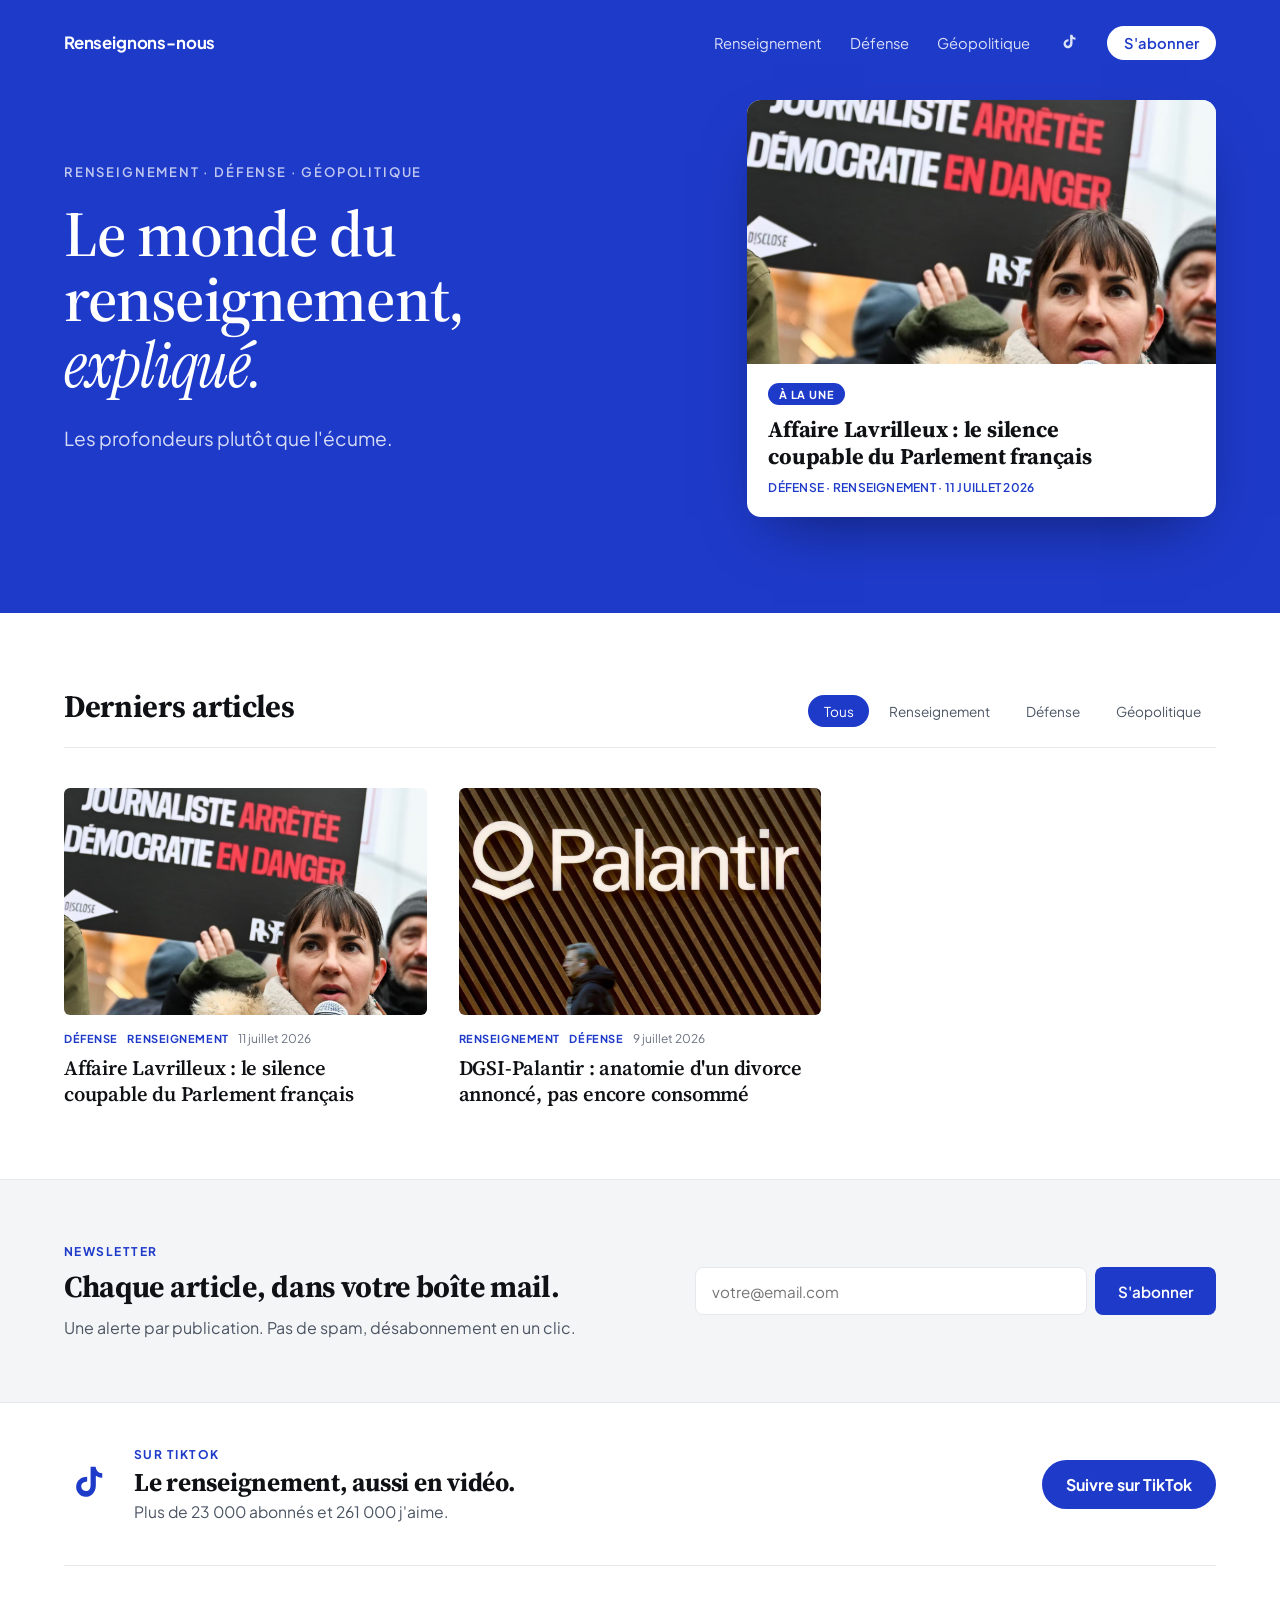
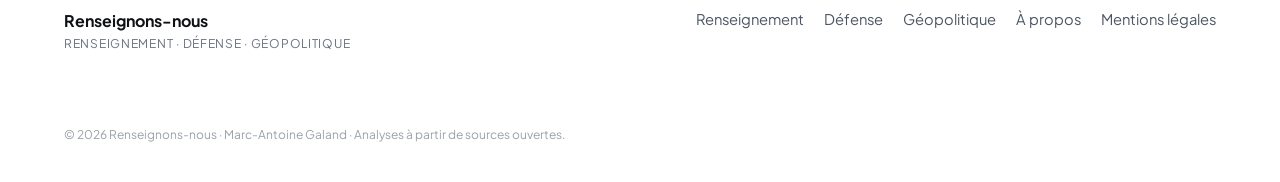
<file: index.html>
<!DOCTYPE html>
<html lang="fr">
<head>
<meta charset="UTF-8" />
<meta name="viewport" content="width=device-width, initial-scale=1.0" />
<meta name="theme-color" content="#1e3ac9" />
<title>Renseignons-nous — Renseignement, défense, géopolitique</title>
<meta name="description" content="Le média de référence sur le renseignement, la défense et la géopolitique. Articles longs et analyses sourcées, à partir de sources ouvertes." />
<link rel="canonical" href="https://renseignonsnous.fr/" />
<link rel="icon" type="image/png" href="favicon.png?v=3" />
<link rel="apple-touch-icon" href="apple-touch-icon.png" />
<link rel="alternate" type="application/rss+xml" title="Renseignons-nous" href="rss.xml" />
<meta name="robots" content="index, follow, max-image-preview:large" />
<meta name="google-site-verification" content="KW1v2K5KYZrWDT2IcsFhilKl_P2Sg0bY9UvZ7qrCqeo" />
<meta property="og:site_name" content="Renseignons-nous" />
<meta property="og:type" content="website" />
<meta property="og:title" content="Renseignons-nous — Renseignement, défense, géopolitique" />
<meta property="og:description" content="Le média de référence sur le renseignement, la défense et la géopolitique. Articles longs et analyses sourcées, à partir de sources ouvertes." />
<meta property="og:url" content="https://renseignonsnous.fr/" />
<meta property="og:locale" content="fr_FR" />
<meta name="twitter:card" content="summary_large_image" />
<meta name="twitter:title" content="Renseignons-nous — Renseignement, défense, géopolitique" />
<meta name="twitter:description" content="Le média de référence sur le renseignement, la défense et la géopolitique. Articles longs et analyses sourcées, à partir de sources ouvertes." />
<meta property="og:image" content="https://renseignonsnous.fr/content/images/7df83b3_ftp-import-images-1-cpx0sy7jjgxm-5762028-01-06.avif" />
<meta name="twitter:image" content="https://renseignonsnous.fr/content/images/7df83b3_ftp-import-images-1-cpx0sy7jjgxm-5762028-01-06.avif" />
<link rel="preconnect" href="https://fonts.googleapis.com" />
<link rel="preconnect" href="https://fonts.gstatic.com" crossorigin />
<link href="https://fonts.googleapis.com/css2?family=Instrument+Serif:ital@0;1&family=Plus+Jakarta+Sans:wght@400;500;600;700&family=Source+Serif+4:ital,opsz,wght@0,8..60,400;0,8..60,600;0,8..60,700;1,8..60,400&display=swap" rel="stylesheet" />
<style>:root{ --ink:#0f1115; --muted:#6b7280; --line:#e6e8ec; --blue:#1e3ac9; --blueink:#16268f; }
*{box-sizing:border-box}
html{scroll-behavior:smooth}
body{margin:0;background:#fff;color:var(--ink);font-family:'Plus Jakarta Sans',system-ui,sans-serif;-webkit-font-smoothing:antialiased;text-rendering:optimizeLegibility}
a{text-decoration:none;color:inherit}
h1,h2,h3{text-wrap:balance;margin:0}
p{margin:0}
:focus-visible{outline:2px solid var(--blue);outline-offset:2px;border-radius:3px}
::selection{background:var(--blue);color:#fff}
img{display:block}

/* Masthead */
.masthead{background:var(--blue);color:#fff;padding:1.6rem 0 5rem}
.masthead.compact{padding:1.6rem 0}
.mast-bar{max-width:1200px;margin:0 auto;padding:0 1.5rem;display:flex;align-items:center;justify-content:space-between;gap:1rem}
.wordmark{font-weight:700;font-size:1.05rem;letter-spacing:-.01em;color:#fff}
.mast-nav{display:flex;align-items:center;gap:1.75rem;font-size:.92rem}
.mast-nav a{color:rgba(255,255,255,.85);transition:color .2s}
.mast-nav a:hover{color:#fff}
.mast-nav a.mast-sub{background:#fff;color:var(--blue);padding:.5rem 1.05rem;border-radius:999px;font-weight:600;transition:background .2s}
.mast-nav a.mast-sub:hover{background:#e9ecff;color:var(--blue)}
.mast-nav a.mast-tt{display:inline-flex;color:rgba(255,255,255,.85);padding:0}
.mast-nav a.mast-tt:hover{color:#fff}
.mast-nav a.mast-tt svg{width:21px;height:21px;display:block}

/* Bandeau TikTok (accueil, sous la newsletter) */
.tiktok-cta{background:#fff;border-top:1px solid var(--line)}
.tk-inner{max-width:1200px;margin:0 auto;padding:2.75rem 1.5rem;display:flex;align-items:center;gap:1.5rem;flex-wrap:wrap}
.tk-logo{flex:none;width:46px;height:46px;color:var(--blue)}
.tk-logo svg{width:100%;height:100%;display:block}
.tk-text{flex:1;min-width:240px}
.tk-eyebrow{font-size:12px;letter-spacing:.12em;text-transform:uppercase;color:var(--blue);font-weight:700;margin-bottom:.35rem}
.tk-title{font-family:'Source Serif 4',Georgia,serif;font-size:1.6rem;font-weight:700;letter-spacing:-.01em;line-height:1.1;color:var(--ink)}
.tk-stat{margin-top:.4rem;color:#4b5563;font-size:.98rem}
.tk-btn{margin-left:auto;background:var(--blue);color:#fff;font-weight:700;padding:.85rem 1.5rem;border-radius:999px;white-space:nowrap;transition:transform .2s,background .2s}
.tk-btn:hover{transform:translateY(-1px);background:var(--blueink)}
@media(max-width:640px){ .tk-btn{margin-left:0} }
.mast-lede{max-width:1200px;margin:0 auto;padding:5rem 1.5rem 1rem}
.mast-eyebrow{font-size:12px;letter-spacing:.14em;text-transform:uppercase;color:rgba(255,255,255,.72);margin-bottom:1.35rem;font-weight:600}
.mast-title{font-family:'Source Serif 4',Georgia,serif;font-weight:600;font-size:clamp(2.5rem,6vw,4.7rem);line-height:1.02;letter-spacing:-.02em;max-width:15ch}
.mast-title em{font-family:'Instrument Serif',Georgia,serif;font-style:italic;font-weight:400}
.mast-desc{margin-top:1.6rem;max-width:48ch;font-size:1.06rem;line-height:1.55;color:rgba(255,255,255,.82)}
@media(max-width:640px){ .mast-nav a:not(.mast-sub){display:none} }

/* Article à la une dans le masthead */
.mast-lede.with-feature{display:grid;grid-template-columns:1fr;gap:2.5rem;align-items:center}
@media(min-width:840px){
  .mast-lede.with-feature{grid-template-columns:1.15fr .85fr;gap:3rem;padding-top:2.5rem}
  .mast-lede.with-feature .mast-title{font-size:clamp(3rem,5vw,5rem)}
  .mast-lede.with-feature .mast-desc{font-size:1.2rem;max-width:38ch}
  .mast-lede.with-feature .mast-eyebrow{font-size:13px}
}
.mast-feature{display:block;background:#fff;color:var(--ink);border-radius:14px;overflow:hidden;box-shadow:0 26px 60px -26px rgba(0,0,0,.5);transition:transform .3s ease}
.mast-feature:hover{transform:translateY(-4px)}
.mf-media{aspect-ratio:16/9;background:#dfe3ea;overflow:hidden}
.mf-media img{width:100%;height:100%;object-fit:cover;transition:transform .6s cubic-bezier(.2,.7,.2,1)}
.mast-feature:hover .mf-media img{transform:scale(1.03)}
.mf-body{padding:1.15rem 1.35rem 1.4rem}
.mf-badge{display:inline-block;font-size:11px;font-weight:700;letter-spacing:.08em;text-transform:uppercase;color:#fff;background:var(--blue);padding:.28rem .65rem;border-radius:999px}
.mf-title{font-family:'Source Serif 4',Georgia,serif;font-size:1.4rem;line-height:1.2;letter-spacing:-.01em;color:var(--ink);margin:.75rem 0 0;font-weight:700}
.mf-meta{margin-top:.55rem;font-size:12px;letter-spacing:.02em;text-transform:uppercase;color:var(--blue);font-weight:600}

/* Section articles */
.wrap{max-width:1200px;margin:0 auto;padding:4.5rem 1.5rem}
.sec-head{display:flex;align-items:flex-end;justify-content:space-between;flex-wrap:wrap;gap:1.25rem;margin-bottom:2.5rem;border-bottom:1px solid var(--line);padding-bottom:1.25rem}
.sec-title{font-family:'Source Serif 4',Georgia,serif;font-size:1.95rem;font-weight:700;letter-spacing:-.01em}
.filters{display:flex;gap:.3rem;flex-wrap:wrap}
.filter-btn{font-family:inherit;font-size:.85rem;padding:.42rem .9rem;border-radius:999px;color:#4b5563;background:transparent;border:1px solid transparent;cursor:pointer;transition:all .2s}
.filter-btn:hover{color:var(--ink);background:#f4f5f7}
.filter-btn.is-active{background:var(--blue);color:#fff}

#grid{display:grid;grid-template-columns:repeat(auto-fill,minmax(300px,1fr));gap:2.75rem 2rem}
.article-card{cursor:pointer;display:flex;flex-direction:column;color:inherit}
.article-card.is-hidden{display:none}
.card-media{overflow:hidden;border-radius:6px;background:#eef0f3;aspect-ratio:16/10}
.card-media img{width:100%;height:100%;object-fit:cover;transition:transform .6s cubic-bezier(.2,.7,.2,1)}
.article-card:hover .card-media img{transform:scale(1.03)}
.card-body{padding-top:1rem}
.card-meta{display:flex;align-items:center;gap:.6rem;margin-bottom:.55rem;flex-wrap:wrap}
.card-date{font-size:12px;color:var(--muted)}
.tag{font-size:11px;font-weight:700;letter-spacing:.05em;text-transform:uppercase;color:var(--blue)}
.card-title{font-family:'Source Serif 4',Georgia,serif;font-size:1.28rem;line-height:1.28;font-weight:600;letter-spacing:-.01em}
.article-card:hover .card-title{text-decoration:underline;text-underline-offset:3px;text-decoration-thickness:1px}
.card-dek{margin-top:.55rem;font-size:.95rem;line-height:1.55;color:#4b5563}
.empty-state{text-align:center;color:var(--muted);padding:4.5rem 1rem;font-size:1.05rem;font-family:'Source Serif 4',Georgia,serif}

/* Newsletter */
.nl{background:#f4f5f7;border-top:1px solid var(--line)}
.nl-inner{max-width:1200px;margin:0 auto;padding:4rem 1.5rem;display:grid;gap:2rem;grid-template-columns:1fr;align-items:center}
@media(min-width:768px){.nl-inner{grid-template-columns:1.15fr 1fr}}
.nl-eyebrow{font-size:12px;letter-spacing:.12em;text-transform:uppercase;color:var(--blue);font-weight:700;margin-bottom:.7rem}
.nl-title{font-family:'Source Serif 4',Georgia,serif;font-size:1.9rem;font-weight:700;letter-spacing:-.01em;line-height:1.15}
.nl-desc{margin-top:.75rem;color:#4b5563}
.nl-form{display:flex;gap:.5rem;flex-wrap:wrap}
.nl-form input{flex:1;min-width:200px;padding:.85rem 1rem;border:1px solid var(--line);border-radius:8px;background:#fff;font-size:.95rem;color:var(--ink);font-family:inherit}
.nl-form input:focus{outline:none;border-color:var(--blue)}
.nl-form button{padding:.85rem 1.4rem;border-radius:8px;background:var(--blue);color:#fff;font-weight:600;cursor:pointer;white-space:nowrap;border:0;font-family:inherit;font-size:.95rem;transition:background .2s}
.nl-form button:hover{background:var(--blueink)}
.nl-done{margin-top:.25rem;padding:.85rem 1rem;background:#eef1ff;border:1px solid var(--blue);border-radius:8px;color:var(--blueink);font-weight:600;font-size:.95rem}

/* Footer */
.ft{max-width:1200px;margin:0 auto;padding:0 1.5rem 1rem}
.ft-inner{display:flex;justify-content:space-between;flex-wrap:wrap;gap:1.5rem;border-top:1px solid var(--line);padding-top:2.75rem}
.ft-word{font-weight:700}
.ft-tag{font-size:12px;letter-spacing:.06em;text-transform:uppercase;color:var(--muted);margin-top:.3rem}
.ft-social{display:flex;gap:.85rem;margin-top:1.1rem}
.ft-social a{color:#9aa1ab;transition:color .2s,transform .2s}
.ft-social a:hover{color:var(--blue);transform:translateY(-1px)}
.ft-social svg{width:22px;height:22px;display:block}
.ft-links{display:flex;gap:1.25rem;font-size:.92rem;flex-wrap:wrap}
.ft-links a{color:#4b5563;transition:color .2s}
.ft-links a:hover{color:var(--blue)}
.ft-legal{max-width:1200px;margin:2.25rem auto 0;padding:1.5rem 1.5rem 2.5rem;font-size:12px;color:#9aa1ab}

/* « À lire aussi » en bas d'article */
.related{max-width:1100px;margin:0 auto;padding:0 1.5rem 5rem}
.related-title{font-family:'Source Serif 4',Georgia,serif;font-size:1.5rem;font-weight:700;letter-spacing:-.01em;margin:0 0 1.75rem;padding-top:2.5rem;border-top:1px solid var(--line)}
.related-grid{display:grid;grid-template-columns:repeat(auto-fill,minmax(250px,1fr));gap:2rem 1.75rem}

/* Pages statiques (À propos, mentions légales) */
.page{max-width:720px;margin:0 auto;padding:3.5rem 1.5rem 6rem}
.page-title{font-family:'Source Serif 4',Georgia,serif;font-weight:700;font-size:clamp(1.9rem,4vw,2.8rem);line-height:1.1;letter-spacing:-.015em;margin-bottom:1.75rem}
.page-body{font-family:'Source Serif 4',Georgia,serif;font-size:1.12rem;line-height:1.75;color:#24303f}
.page-body p{margin:0 0 1.4rem}
.page-body p.lead{font-size:1.28rem;color:var(--ink);line-height:1.5;margin-bottom:1.8rem}
.page-body h2{font-family:'Plus Jakarta Sans',sans-serif;font-size:1.25rem;font-weight:700;color:var(--ink);margin:2.5rem 0 .9rem;letter-spacing:-.01em}
.page-body a{color:var(--blue);text-decoration:underline;text-underline-offset:2px}
.page-body strong{font-weight:700;color:var(--ink)}
.page-body em{font-style:italic}

/* Page article */
.article-page{max-width:760px;margin:0 auto;padding:3rem 1.5rem 6rem}
.article-back{display:inline-flex;align-items:center;gap:.4rem;color:var(--blue);font-size:.9rem;font-weight:500;margin-bottom:1.75rem}
.article-back:hover{text-decoration:underline;text-underline-offset:3px}
.article-meta-top{display:flex;align-items:center;gap:.7rem;margin-bottom:1rem;flex-wrap:wrap}
.article-date{font-size:13px;color:var(--muted)}
.article-title{font-family:'Source Serif 4',Georgia,serif;font-weight:700;font-size:clamp(1.9rem,4vw,2.9rem);line-height:1.08;letter-spacing:-.015em}
.article-dek{margin-top:1rem;font-family:'Source Serif 4',Georgia,serif;font-size:1.2rem;color:#4b5563;line-height:1.5}
.article-hero{margin:2rem 0}
.article-hero img{display:block;width:100%;height:auto;max-height:62vh;object-fit:cover;border-radius:8px;background:#eef0f3}
.article-hero figcaption{margin-top:.6rem;font-size:.85rem;line-height:1.45;color:var(--muted)}
.article-body{font-family:'Source Serif 4',Georgia,serif;font-size:1.16rem;line-height:1.8;color:#24303f;margin-top:1.5rem}
.article-body p{margin:0 0 1.5rem}
.article-body p.lead{font-size:1.32rem;color:var(--ink);line-height:1.55;margin-bottom:2rem}
.article-body p.lead::first-letter{font-family:'Instrument Serif',Georgia,serif;font-size:3.6em;line-height:.8;float:left;padding:.08em .12em 0 0;color:var(--blue)}
.article-body h2{font-family:'Plus Jakarta Sans',sans-serif;font-size:1.35rem;font-weight:700;margin:2.75rem 0 1rem;letter-spacing:-.01em;color:var(--ink)}
.article-body h2::before{content:"";display:block;width:2rem;height:2px;background:var(--blue);margin-bottom:.85rem;border-radius:2px}
.article-body h3{font-family:'Plus Jakarta Sans',sans-serif;font-size:1.15rem;font-weight:700;margin:2rem 0 .75rem;color:var(--ink)}
.article-body em{font-style:italic}
.article-body strong{font-weight:700;color:var(--ink)}
.article-body a{color:var(--blue);text-decoration:underline;text-underline-offset:2px}
.article-body img{max-width:100%;height:auto;border-radius:8px;margin:1.5rem 0}
.article-body figure{margin:1.5rem 0}
.article-body figcaption{font-size:.85rem;color:var(--muted);margin-top:.5rem;text-align:center}
.article-body ul,.article-body ol{margin:0 0 1.5rem 1.25rem;padding:0}
.article-body li{margin:.35rem 0}
.article-body blockquote{margin:2rem 0;padding:1rem 1.5rem;border-left:2px solid var(--blue);background:#f4f5f7;border-radius:0 8px 8px 0;font-style:italic;color:var(--ink)}
.article-body hr{border:0;height:1px;background:var(--line);width:40%;margin:2.75rem auto}
.article-body .note{margin:2rem 0;padding:1.1rem 1.45rem;background:#f4f5f7;border-left:3px solid var(--blue);border-radius:0 10px 10px 0}
.article-body .note-label{font-family:'Plus Jakarta Sans',sans-serif;font-size:12px;font-weight:700;letter-spacing:.06em;text-transform:uppercase;color:var(--blue);margin:0 0 .4rem}
.article-body .note p:last-child{margin:0;font-size:1.02rem;line-height:1.6}
.article-body .embed{position:relative;padding-top:56.25%;margin:2rem 0;border-radius:8px;overflow:hidden;background:#000}
.article-body .embed iframe{position:absolute;inset:0;width:100%;height:100%;border:0}
.article-body .twitter-tweet{margin:2rem auto !important}
.article-signature{margin-top:3.5rem;padding-top:2rem;border-top:1px solid var(--line);text-align:center}
.article-signature .sig-rule{display:block;width:48px;height:2px;background:var(--blue);margin:0 auto 1.25rem;border-radius:2px}
.article-signature .sig-name{font-family:'Source Serif 4',Georgia,serif;font-weight:700}
.article-signature .sig-pub{font-size:12px;letter-spacing:.08em;text-transform:uppercase;color:var(--blue);margin-top:.4rem}

::-webkit-scrollbar{width:9px;height:9px}
::-webkit-scrollbar-thumb{background:#d3d7de;border-radius:999px;border:2px solid #fff}
::-webkit-scrollbar-thumb:hover{background:var(--blue)}
</style>
<script type="application/ld+json">{"@context": "https://schema.org", "@type": "WebSite", "name": "Renseignons-nous", "url": "https://renseignonsnous.fr/", "description": "Renseignement, défense et géopolitique — articles et analyses sourcées."}</script>
</head>
<body id="top">
<header class="masthead">
  <div class="mast-bar">
    <a href="#top" class="wordmark">Renseignons-nous</a>
    <nav class="mast-nav" aria-label="Rubriques">
      <a href="renseignement/">Renseignement</a>
      <a href="defense/">Défense</a>
      <a href="geopolitique/">Géopolitique</a>
      <a href="https://www.tiktok.com/@renseignonsnous" target="_blank" rel="noopener" class="mast-tt" aria-label="TikTok">
        <svg viewBox="0 0 24 24" fill="currentColor"><path d="M16.5 3c.31 2.06 1.46 3.29 3.46 3.42v2.32c-1.16.11-2.17-.27-3.35-.99v4.86c0 6.18-6.74 8.11-9.45 3.68-1.74-2.85-.67-7.85 4.92-8.05v2.44c-.43.07-.88.18-1.3.32-1.24.42-1.95 1.21-1.75 2.6.37 2.66 5.25 3.45 4.84-1.77V3.01h2.63Z"/></svg>
      </a>
      <a href="#newsletter" class="mast-sub">S'abonner</a>
    </nav>
  </div>
  <div class="mast-lede with-feature">
    <div class="mast-lede-text">
      <p class="mast-eyebrow">Renseignement · Défense · Géopolitique</p>
      <h1 class="mast-title">Le monde du renseignement, <em>expliqué.</em></h1>
      <p class="mast-desc">Les profondeurs plutôt que l'écume.</p>
    </div>
    <a class="mast-feature" href="article/affaire-ariane-lavrilleux-secret-sources-presse-parlement/">
      <div class="mf-media"><img src="/content/images/7df83b3_ftp-import-images-1-cpx0sy7jjgxm-5762028-01-06.avif" alt="Affaire Lavrilleux : le silence coupable du Parlement français" loading="lazy"/></div>
      <div class="mf-body">
        <span class="mf-badge">À la une</span>
        <h2 class="mf-title">Affaire Lavrilleux : le silence coupable du Parlement français</h2>
        <p class="mf-meta">Défense · Renseignement · 11 juillet 2026</p>
      </div>
    </a>
  </div>
</header>
<main id="enquetes" class="wrap">
  <div class="sec-head">
    <h2 class="sec-title">Derniers articles</h2>
    <div class="filters">
      <button class="filter-btn is-active" data-filter="all">Tous</button>
      <button class="filter-btn" data-filter="renseignement">Renseignement</button>
      <button class="filter-btn" data-filter="defense">Défense</button>
      <button class="filter-btn" data-filter="geopolitique">Géopolitique</button>
    </div>
  </div>
  <div id="grid">
      <a class="article-card" data-cat="defense renseignement" href="article/affaire-ariane-lavrilleux-secret-sources-presse-parlement/">
        <div class="card-media"><img src="/content/images/7df83b3_ftp-import-images-1-cpx0sy7jjgxm-5762028-01-06.avif" alt="Affaire Lavrilleux : le silence coupable du Parlement français" loading="lazy"/></div>
        <div class="card-body">
          <div class="card-meta"><span class="tag">Défense</span><span class="tag">Renseignement</span><p class="card-date">11 juillet 2026</p></div>
          <h3 class="card-title">Affaire Lavrilleux : le silence coupable du Parlement français</h3>
        </div>
      </a>

      <a class="article-card" data-cat="renseignement defense" href="article/dgsi-palantir-anatomie-d-un-divorce-annonce-pas-encore-consomme-1/">
        <div class="card-media"><img src="/content/images/0603988146787-web-tete%20%281%29.jpg" alt="DGSI-Palantir : anatomie d&#x27;un divorce annoncé, pas encore consommé" loading="lazy"/></div>
        <div class="card-body">
          <div class="card-meta"><span class="tag">Renseignement</span><span class="tag">Défense</span><p class="card-date">9 juillet 2026</p></div>
          <h3 class="card-title">DGSI-Palantir : anatomie d&#x27;un divorce annoncé, pas encore consommé</h3>
        </div>
      </a>
  </div>
  
</main>
<section id="newsletter" class="nl">
  <div class="nl-inner">
    <div>
      <p class="nl-eyebrow">Newsletter</p>
      <h2 class="nl-title">Chaque article, dans votre boîte mail.</h2>
      <p class="nl-desc">Une alerte par publication. Pas de spam, désabonnement en un clic.</p>
    </div>
    <form class="nl-form" action="https://assets.mailerlite.com/jsonp/2504005/forms/192720375616899063/subscribe" method="post" accept-charset="utf-8" target="_blank">
      <input type="email" name="fields[email]" required placeholder="votre@email.com" aria-label="Adresse e-mail" autocomplete="email" />
      <input type="hidden" name="ml-submit" value="1" />
      <input type="hidden" name="anticsrf" value="true" />
      <button type="submit">S'abonner</button>
    </form>
  </div>
</section>
<section class="tiktok-cta">
  <div class="tk-inner">
    <span class="tk-logo" aria-hidden="true">
      <svg viewBox="0 0 24 24" fill="currentColor"><path d="M16.5 3c.31 2.06 1.46 3.29 3.46 3.42v2.32c-1.16.11-2.17-.27-3.35-.99v4.86c0 6.18-6.74 8.11-9.45 3.68-1.74-2.85-.67-7.85 4.92-8.05v2.44c-.43.07-.88.18-1.3.32-1.24.42-1.95 1.21-1.75 2.6.37 2.66 5.25 3.45 4.84-1.77V3.01h2.63Z"/></svg>
    </span>
    <div class="tk-text">
      <p class="tk-eyebrow">Sur TikTok</p>
      <h2 class="tk-title">Le renseignement, aussi en vidéo.</h2>
      <p class="tk-stat">Plus de 23 000 abonnés et 261 000 j'aime.</p>
    </div>
    <a class="tk-btn" href="https://www.tiktok.com/@renseignonsnous" target="_blank" rel="noopener">Suivre sur TikTok</a>
  </div>
</section>
<footer>
  <div class="ft">
    <div class="ft-inner">
      <div>
        <p class="ft-word">Renseignons-nous</p>
        <p class="ft-tag">Renseignement · Défense · Géopolitique</p>
      </div>
      <nav class="ft-links" aria-label="Pied de page">
        <a href="renseignement/">Renseignement</a>
        <a href="defense/">Défense</a>
        <a href="geopolitique/">Géopolitique</a>
        <a href="a-propos/">À propos</a>
        <a href="mentions-legales/">Mentions légales</a>
      </nav>
    </div>
  </div>
  <div class="ft-legal">© 2026 Renseignons-nous · Marc-Antoine Galand · Analyses à partir de sources ouvertes.</div>
</footer>
<script>
(function(){
  var btns = document.querySelectorAll('.filter-btn');
  btns.forEach(function(b){ b.addEventListener('click', function(){
    btns.forEach(function(x){ x.classList.remove('is-active'); });
    b.classList.add('is-active');
    var f = b.dataset.filter;
    document.querySelectorAll('.article-card').forEach(function(c){
      c.classList.toggle('is-hidden', !(f==='all' || c.dataset.cat.split(' ').indexOf(f)>=0));
    });
  }); });
})();
(function(){
  var form = document.querySelector('.nl-form');
  if(!form) return;
  form.addEventListener('submit', function(e){
    var email = form.querySelector('input[type=email]');
    if(!email || !email.checkValidity()) return; // laisse la validation native gérer email vide/invalide
    e.preventDefault();
    var body = new URLSearchParams(new FormData(form));
    fetch(form.action, {method:'POST', mode:'no-cors', body:body}).catch(function(){});
    form.insertAdjacentHTML('afterend', '<p class="nl-done" role="status">Merci — vérifiez votre boîte mail pour confirmer votre inscription.</p>');
    form.style.display = 'none';
  });
})();
</script>

</body>
</html>
</file>
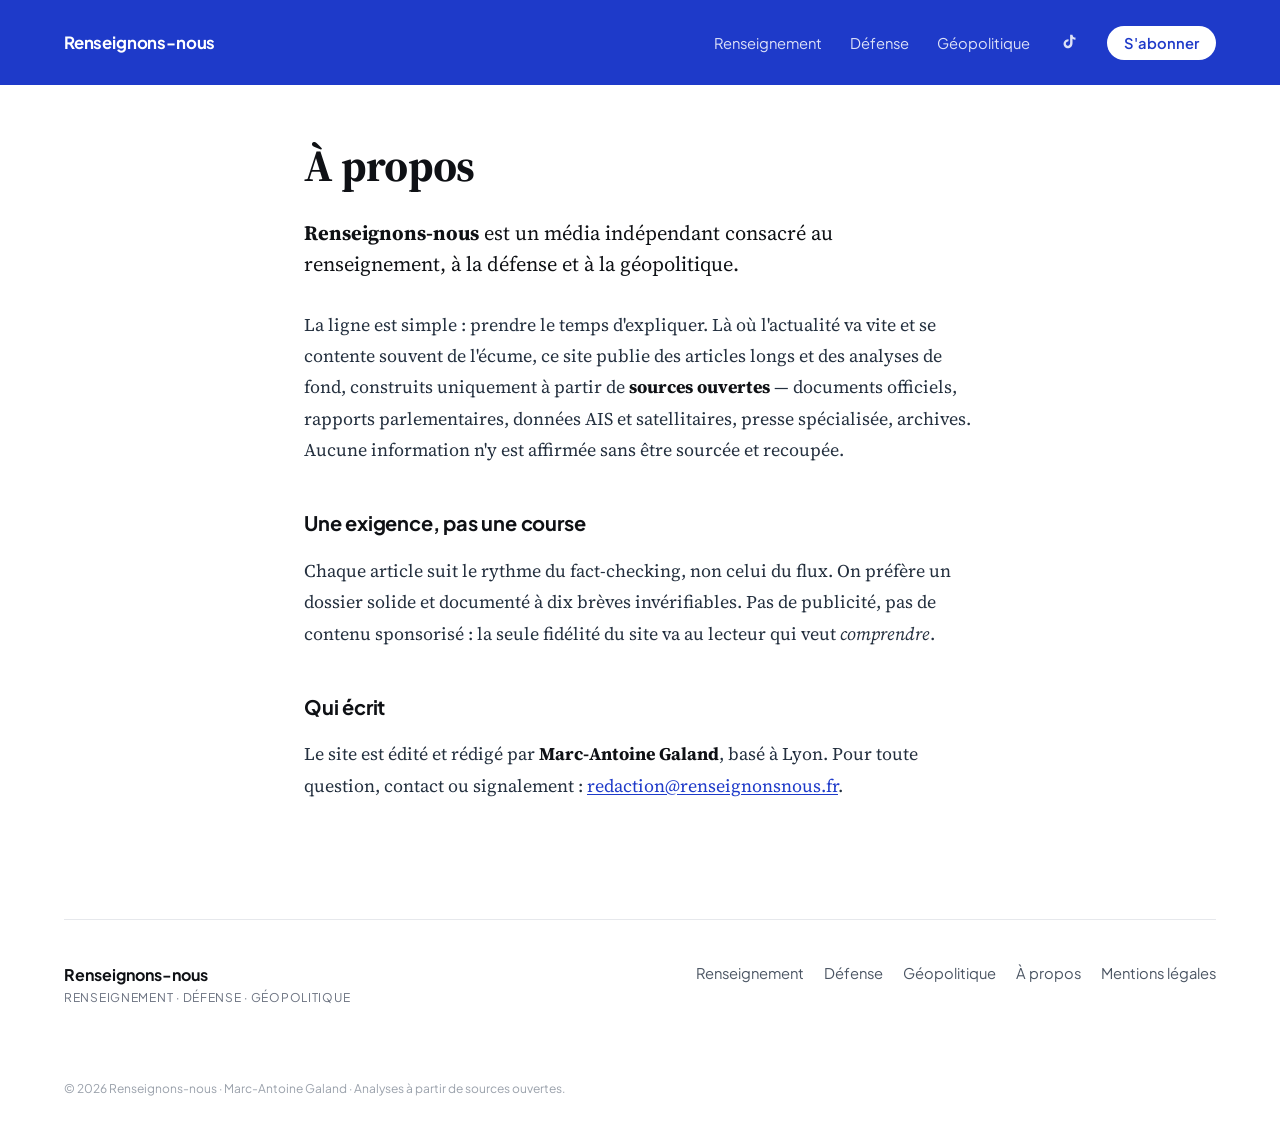
<file: a-propos/index.html>
<!DOCTYPE html>
<html lang="fr">
<head>
<meta charset="UTF-8" />
<meta name="viewport" content="width=device-width, initial-scale=1.0" />
<meta name="theme-color" content="#1e3ac9" />
<title>À propos — Renseignons-nous</title>
<meta name="description" content="Renseignons-nous, média indépendant sur le renseignement, la défense et la géopolitique, à partir de sources ouvertes." />
<link rel="canonical" href="https://renseignonsnous.fr/a-propos/" />
<link rel="icon" type="image/png" href="../favicon.png?v=3" />
<link rel="apple-touch-icon" href="../apple-touch-icon.png" />
<link rel="alternate" type="application/rss+xml" title="Renseignons-nous" href="../rss.xml" />
<meta name="robots" content="index, follow, max-image-preview:large" />
<meta name="google-site-verification" content="KW1v2K5KYZrWDT2IcsFhilKl_P2Sg0bY9UvZ7qrCqeo" />
<meta property="og:site_name" content="Renseignons-nous" />
<meta property="og:type" content="website" />
<meta property="og:title" content="À propos — Renseignons-nous" />
<meta property="og:description" content="Renseignons-nous, média indépendant sur le renseignement, la défense et la géopolitique, à partir de sources ouvertes." />
<meta property="og:url" content="https://renseignonsnous.fr/a-propos/" />
<meta property="og:locale" content="fr_FR" />
<meta name="twitter:card" content="summary_large_image" />
<meta name="twitter:title" content="À propos — Renseignons-nous" />
<meta name="twitter:description" content="Renseignons-nous, média indépendant sur le renseignement, la défense et la géopolitique, à partir de sources ouvertes." />
<link rel="preconnect" href="https://fonts.googleapis.com" />
<link rel="preconnect" href="https://fonts.gstatic.com" crossorigin />
<link href="https://fonts.googleapis.com/css2?family=Instrument+Serif:ital@0;1&family=Plus+Jakarta+Sans:wght@400;500;600;700&family=Source+Serif+4:ital,opsz,wght@0,8..60,400;0,8..60,600;0,8..60,700;1,8..60,400&display=swap" rel="stylesheet" />
<style>:root{ --ink:#0f1115; --muted:#6b7280; --line:#e6e8ec; --blue:#1e3ac9; --blueink:#16268f; }
*{box-sizing:border-box}
html{scroll-behavior:smooth}
body{margin:0;background:#fff;color:var(--ink);font-family:'Plus Jakarta Sans',system-ui,sans-serif;-webkit-font-smoothing:antialiased;text-rendering:optimizeLegibility}
a{text-decoration:none;color:inherit}
h1,h2,h3{text-wrap:balance;margin:0}
p{margin:0}
:focus-visible{outline:2px solid var(--blue);outline-offset:2px;border-radius:3px}
::selection{background:var(--blue);color:#fff}
img{display:block}

/* Masthead */
.masthead{background:var(--blue);color:#fff;padding:1.6rem 0 5rem}
.masthead.compact{padding:1.6rem 0}
.mast-bar{max-width:1200px;margin:0 auto;padding:0 1.5rem;display:flex;align-items:center;justify-content:space-between;gap:1rem}
.wordmark{font-weight:700;font-size:1.05rem;letter-spacing:-.01em;color:#fff}
.mast-nav{display:flex;align-items:center;gap:1.75rem;font-size:.92rem}
.mast-nav a{color:rgba(255,255,255,.85);transition:color .2s}
.mast-nav a:hover{color:#fff}
.mast-nav a.mast-sub{background:#fff;color:var(--blue);padding:.5rem 1.05rem;border-radius:999px;font-weight:600;transition:background .2s}
.mast-nav a.mast-sub:hover{background:#e9ecff;color:var(--blue)}
.mast-nav a.mast-tt{display:inline-flex;color:rgba(255,255,255,.85);padding:0}
.mast-nav a.mast-tt:hover{color:#fff}
.mast-nav a.mast-tt svg{width:21px;height:21px;display:block}

/* Bandeau TikTok (accueil, sous la newsletter) */
.tiktok-cta{background:#fff;border-top:1px solid var(--line)}
.tk-inner{max-width:1200px;margin:0 auto;padding:2.75rem 1.5rem;display:flex;align-items:center;gap:1.5rem;flex-wrap:wrap}
.tk-logo{flex:none;width:46px;height:46px;color:var(--blue)}
.tk-logo svg{width:100%;height:100%;display:block}
.tk-text{flex:1;min-width:240px}
.tk-eyebrow{font-size:12px;letter-spacing:.12em;text-transform:uppercase;color:var(--blue);font-weight:700;margin-bottom:.35rem}
.tk-title{font-family:'Source Serif 4',Georgia,serif;font-size:1.6rem;font-weight:700;letter-spacing:-.01em;line-height:1.1;color:var(--ink)}
.tk-stat{margin-top:.4rem;color:#4b5563;font-size:.98rem}
.tk-btn{margin-left:auto;background:var(--blue);color:#fff;font-weight:700;padding:.85rem 1.5rem;border-radius:999px;white-space:nowrap;transition:transform .2s,background .2s}
.tk-btn:hover{transform:translateY(-1px);background:var(--blueink)}
@media(max-width:640px){ .tk-btn{margin-left:0} }
.mast-lede{max-width:1200px;margin:0 auto;padding:5rem 1.5rem 1rem}
.mast-eyebrow{font-size:12px;letter-spacing:.14em;text-transform:uppercase;color:rgba(255,255,255,.72);margin-bottom:1.35rem;font-weight:600}
.mast-title{font-family:'Source Serif 4',Georgia,serif;font-weight:600;font-size:clamp(2.5rem,6vw,4.7rem);line-height:1.02;letter-spacing:-.02em;max-width:15ch}
.mast-title em{font-family:'Instrument Serif',Georgia,serif;font-style:italic;font-weight:400}
.mast-desc{margin-top:1.6rem;max-width:48ch;font-size:1.06rem;line-height:1.55;color:rgba(255,255,255,.82)}
@media(max-width:640px){ .mast-nav a:not(.mast-sub){display:none} }

/* Article à la une dans le masthead */
.mast-lede.with-feature{display:grid;grid-template-columns:1fr;gap:2.5rem;align-items:center}
@media(min-width:840px){
  .mast-lede.with-feature{grid-template-columns:1.15fr .85fr;gap:3rem;padding-top:2.5rem}
  .mast-lede.with-feature .mast-title{font-size:clamp(3rem,5vw,5rem)}
  .mast-lede.with-feature .mast-desc{font-size:1.2rem;max-width:38ch}
  .mast-lede.with-feature .mast-eyebrow{font-size:13px}
}
.mast-feature{display:block;background:#fff;color:var(--ink);border-radius:14px;overflow:hidden;box-shadow:0 26px 60px -26px rgba(0,0,0,.5);transition:transform .3s ease}
.mast-feature:hover{transform:translateY(-4px)}
.mf-media{aspect-ratio:16/9;background:#dfe3ea;overflow:hidden}
.mf-media img{width:100%;height:100%;object-fit:cover;transition:transform .6s cubic-bezier(.2,.7,.2,1)}
.mast-feature:hover .mf-media img{transform:scale(1.03)}
.mf-body{padding:1.15rem 1.35rem 1.4rem}
.mf-badge{display:inline-block;font-size:11px;font-weight:700;letter-spacing:.08em;text-transform:uppercase;color:#fff;background:var(--blue);padding:.28rem .65rem;border-radius:999px}
.mf-title{font-family:'Source Serif 4',Georgia,serif;font-size:1.4rem;line-height:1.2;letter-spacing:-.01em;color:var(--ink);margin:.75rem 0 0;font-weight:700}
.mf-meta{margin-top:.55rem;font-size:12px;letter-spacing:.02em;text-transform:uppercase;color:var(--blue);font-weight:600}

/* Section articles */
.wrap{max-width:1200px;margin:0 auto;padding:4.5rem 1.5rem}
.sec-head{display:flex;align-items:flex-end;justify-content:space-between;flex-wrap:wrap;gap:1.25rem;margin-bottom:2.5rem;border-bottom:1px solid var(--line);padding-bottom:1.25rem}
.sec-title{font-family:'Source Serif 4',Georgia,serif;font-size:1.95rem;font-weight:700;letter-spacing:-.01em}
.filters{display:flex;gap:.3rem;flex-wrap:wrap}
.filter-btn{font-family:inherit;font-size:.85rem;padding:.42rem .9rem;border-radius:999px;color:#4b5563;background:transparent;border:1px solid transparent;cursor:pointer;transition:all .2s}
.filter-btn:hover{color:var(--ink);background:#f4f5f7}
.filter-btn.is-active{background:var(--blue);color:#fff}

#grid{display:grid;grid-template-columns:repeat(auto-fill,minmax(300px,1fr));gap:2.75rem 2rem}
.article-card{cursor:pointer;display:flex;flex-direction:column;color:inherit}
.article-card.is-hidden{display:none}
.card-media{overflow:hidden;border-radius:6px;background:#eef0f3;aspect-ratio:16/10}
.card-media img{width:100%;height:100%;object-fit:cover;transition:transform .6s cubic-bezier(.2,.7,.2,1)}
.article-card:hover .card-media img{transform:scale(1.03)}
.card-body{padding-top:1rem}
.card-meta{display:flex;align-items:center;gap:.6rem;margin-bottom:.55rem;flex-wrap:wrap}
.card-date{font-size:12px;color:var(--muted)}
.tag{font-size:11px;font-weight:700;letter-spacing:.05em;text-transform:uppercase;color:var(--blue)}
.card-title{font-family:'Source Serif 4',Georgia,serif;font-size:1.28rem;line-height:1.28;font-weight:600;letter-spacing:-.01em}
.article-card:hover .card-title{text-decoration:underline;text-underline-offset:3px;text-decoration-thickness:1px}
.card-dek{margin-top:.55rem;font-size:.95rem;line-height:1.55;color:#4b5563}
.empty-state{text-align:center;color:var(--muted);padding:4.5rem 1rem;font-size:1.05rem;font-family:'Source Serif 4',Georgia,serif}

/* Newsletter */
.nl{background:#f4f5f7;border-top:1px solid var(--line)}
.nl-inner{max-width:1200px;margin:0 auto;padding:4rem 1.5rem;display:grid;gap:2rem;grid-template-columns:1fr;align-items:center}
@media(min-width:768px){.nl-inner{grid-template-columns:1.15fr 1fr}}
.nl-eyebrow{font-size:12px;letter-spacing:.12em;text-transform:uppercase;color:var(--blue);font-weight:700;margin-bottom:.7rem}
.nl-title{font-family:'Source Serif 4',Georgia,serif;font-size:1.9rem;font-weight:700;letter-spacing:-.01em;line-height:1.15}
.nl-desc{margin-top:.75rem;color:#4b5563}
.nl-form{display:flex;gap:.5rem;flex-wrap:wrap}
.nl-form input{flex:1;min-width:200px;padding:.85rem 1rem;border:1px solid var(--line);border-radius:8px;background:#fff;font-size:.95rem;color:var(--ink);font-family:inherit}
.nl-form input:focus{outline:none;border-color:var(--blue)}
.nl-form button{padding:.85rem 1.4rem;border-radius:8px;background:var(--blue);color:#fff;font-weight:600;cursor:pointer;white-space:nowrap;border:0;font-family:inherit;font-size:.95rem;transition:background .2s}
.nl-form button:hover{background:var(--blueink)}
.nl-done{margin-top:.25rem;padding:.85rem 1rem;background:#eef1ff;border:1px solid var(--blue);border-radius:8px;color:var(--blueink);font-weight:600;font-size:.95rem}

/* Footer */
.ft{max-width:1200px;margin:0 auto;padding:0 1.5rem 1rem}
.ft-inner{display:flex;justify-content:space-between;flex-wrap:wrap;gap:1.5rem;border-top:1px solid var(--line);padding-top:2.75rem}
.ft-word{font-weight:700}
.ft-tag{font-size:12px;letter-spacing:.06em;text-transform:uppercase;color:var(--muted);margin-top:.3rem}
.ft-social{display:flex;gap:.85rem;margin-top:1.1rem}
.ft-social a{color:#9aa1ab;transition:color .2s,transform .2s}
.ft-social a:hover{color:var(--blue);transform:translateY(-1px)}
.ft-social svg{width:22px;height:22px;display:block}
.ft-links{display:flex;gap:1.25rem;font-size:.92rem;flex-wrap:wrap}
.ft-links a{color:#4b5563;transition:color .2s}
.ft-links a:hover{color:var(--blue)}
.ft-legal{max-width:1200px;margin:2.25rem auto 0;padding:1.5rem 1.5rem 2.5rem;font-size:12px;color:#9aa1ab}

/* « À lire aussi » en bas d'article */
.related{max-width:1100px;margin:0 auto;padding:0 1.5rem 5rem}
.related-title{font-family:'Source Serif 4',Georgia,serif;font-size:1.5rem;font-weight:700;letter-spacing:-.01em;margin:0 0 1.75rem;padding-top:2.5rem;border-top:1px solid var(--line)}
.related-grid{display:grid;grid-template-columns:repeat(auto-fill,minmax(250px,1fr));gap:2rem 1.75rem}

/* Pages statiques (À propos, mentions légales) */
.page{max-width:720px;margin:0 auto;padding:3.5rem 1.5rem 6rem}
.page-title{font-family:'Source Serif 4',Georgia,serif;font-weight:700;font-size:clamp(1.9rem,4vw,2.8rem);line-height:1.1;letter-spacing:-.015em;margin-bottom:1.75rem}
.page-body{font-family:'Source Serif 4',Georgia,serif;font-size:1.12rem;line-height:1.75;color:#24303f}
.page-body p{margin:0 0 1.4rem}
.page-body p.lead{font-size:1.28rem;color:var(--ink);line-height:1.5;margin-bottom:1.8rem}
.page-body h2{font-family:'Plus Jakarta Sans',sans-serif;font-size:1.25rem;font-weight:700;color:var(--ink);margin:2.5rem 0 .9rem;letter-spacing:-.01em}
.page-body a{color:var(--blue);text-decoration:underline;text-underline-offset:2px}
.page-body strong{font-weight:700;color:var(--ink)}
.page-body em{font-style:italic}

/* Page article */
.article-page{max-width:760px;margin:0 auto;padding:3rem 1.5rem 6rem}
.article-back{display:inline-flex;align-items:center;gap:.4rem;color:var(--blue);font-size:.9rem;font-weight:500;margin-bottom:1.75rem}
.article-back:hover{text-decoration:underline;text-underline-offset:3px}
.article-meta-top{display:flex;align-items:center;gap:.7rem;margin-bottom:1rem;flex-wrap:wrap}
.article-date{font-size:13px;color:var(--muted)}
.article-title{font-family:'Source Serif 4',Georgia,serif;font-weight:700;font-size:clamp(1.9rem,4vw,2.9rem);line-height:1.08;letter-spacing:-.015em}
.article-dek{margin-top:1rem;font-family:'Source Serif 4',Georgia,serif;font-size:1.2rem;color:#4b5563;line-height:1.5}
.article-hero{margin:2rem 0}
.article-hero img{display:block;width:100%;height:auto;max-height:62vh;object-fit:cover;border-radius:8px;background:#eef0f3}
.article-hero figcaption{margin-top:.6rem;font-size:.85rem;line-height:1.45;color:var(--muted)}
.article-body{font-family:'Source Serif 4',Georgia,serif;font-size:1.16rem;line-height:1.8;color:#24303f;margin-top:1.5rem}
.article-body p{margin:0 0 1.5rem}
.article-body p.lead{font-size:1.32rem;color:var(--ink);line-height:1.55;margin-bottom:2rem}
.article-body p.lead::first-letter{font-family:'Instrument Serif',Georgia,serif;font-size:3.6em;line-height:.8;float:left;padding:.08em .12em 0 0;color:var(--blue)}
.article-body h2{font-family:'Plus Jakarta Sans',sans-serif;font-size:1.35rem;font-weight:700;margin:2.75rem 0 1rem;letter-spacing:-.01em;color:var(--ink)}
.article-body h2::before{content:"";display:block;width:2rem;height:2px;background:var(--blue);margin-bottom:.85rem;border-radius:2px}
.article-body h3{font-family:'Plus Jakarta Sans',sans-serif;font-size:1.15rem;font-weight:700;margin:2rem 0 .75rem;color:var(--ink)}
.article-body em{font-style:italic}
.article-body strong{font-weight:700;color:var(--ink)}
.article-body a{color:var(--blue);text-decoration:underline;text-underline-offset:2px}
.article-body img{max-width:100%;height:auto;border-radius:8px;margin:1.5rem 0}
.article-body figure{margin:1.5rem 0}
.article-body figcaption{font-size:.85rem;color:var(--muted);margin-top:.5rem;text-align:center}
.article-body ul,.article-body ol{margin:0 0 1.5rem 1.25rem;padding:0}
.article-body li{margin:.35rem 0}
.article-body blockquote{margin:2rem 0;padding:1rem 1.5rem;border-left:2px solid var(--blue);background:#f4f5f7;border-radius:0 8px 8px 0;font-style:italic;color:var(--ink)}
.article-body hr{border:0;height:1px;background:var(--line);width:40%;margin:2.75rem auto}
.article-body .note{margin:2rem 0;padding:1.1rem 1.45rem;background:#f4f5f7;border-left:3px solid var(--blue);border-radius:0 10px 10px 0}
.article-body .note-label{font-family:'Plus Jakarta Sans',sans-serif;font-size:12px;font-weight:700;letter-spacing:.06em;text-transform:uppercase;color:var(--blue);margin:0 0 .4rem}
.article-body .note p:last-child{margin:0;font-size:1.02rem;line-height:1.6}
.article-body .embed{position:relative;padding-top:56.25%;margin:2rem 0;border-radius:8px;overflow:hidden;background:#000}
.article-body .embed iframe{position:absolute;inset:0;width:100%;height:100%;border:0}
.article-body .twitter-tweet{margin:2rem auto !important}
.article-signature{margin-top:3.5rem;padding-top:2rem;border-top:1px solid var(--line);text-align:center}
.article-signature .sig-rule{display:block;width:48px;height:2px;background:var(--blue);margin:0 auto 1.25rem;border-radius:2px}
.article-signature .sig-name{font-family:'Source Serif 4',Georgia,serif;font-weight:700}
.article-signature .sig-pub{font-size:12px;letter-spacing:.08em;text-transform:uppercase;color:var(--blue);margin-top:.4rem}

::-webkit-scrollbar{width:9px;height:9px}
::-webkit-scrollbar-thumb{background:#d3d7de;border-radius:999px;border:2px solid #fff}
::-webkit-scrollbar-thumb:hover{background:var(--blue)}
</style>
</head>
<body>
<header class="masthead compact">
  <div class="mast-bar">
    <a href="../" class="wordmark">Renseignons-nous</a>
    <nav class="mast-nav" aria-label="Rubriques">
      <a href="../renseignement/">Renseignement</a>
      <a href="../defense/">Défense</a>
      <a href="../geopolitique/">Géopolitique</a>
      <a href="https://www.tiktok.com/@renseignonsnous" target="_blank" rel="noopener" class="mast-tt" aria-label="TikTok">
        <svg viewBox="0 0 24 24" fill="currentColor"><path d="M16.5 3c.31 2.06 1.46 3.29 3.46 3.42v2.32c-1.16.11-2.17-.27-3.35-.99v4.86c0 6.18-6.74 8.11-9.45 3.68-1.74-2.85-.67-7.85 4.92-8.05v2.44c-.43.07-.88.18-1.3.32-1.24.42-1.95 1.21-1.75 2.6.37 2.66 5.25 3.45 4.84-1.77V3.01h2.63Z"/></svg>
      </a>
      <a href="../#newsletter" class="mast-sub">S'abonner</a>
    </nav>
  </div>
</header>
<main class="page">
  <h1 class="page-title">À propos</h1>
  <div class="page-body">
<p class="lead"><strong>Renseignons-nous</strong> est un média indépendant consacré au renseignement, à la défense et à la géopolitique.</p>
<p>La ligne est simple : prendre le temps d'expliquer. Là où l'actualité va vite et se contente souvent de l'écume, ce site publie des articles longs et des analyses de fond, construits uniquement à partir de <strong>sources ouvertes</strong> — documents officiels, rapports parlementaires, données AIS et satellitaires, presse spécialisée, archives. Aucune information n'y est affirmée sans être sourcée et recoupée.</p>
<h2>Une exigence, pas une course</h2>
<p>Chaque article suit le rythme du fact-checking, non celui du flux. On préfère un dossier solide et documenté à dix brèves invérifiables. Pas de publicité, pas de contenu sponsorisé : la seule fidélité du site va au lecteur qui veut <em>comprendre</em>.</p>
<h2>Qui écrit</h2>
<p>Le site est édité et rédigé par <strong>Marc-Antoine Galand</strong>, basé à Lyon. Pour toute question, contact ou signalement : <a href="mailto:redaction@renseignonsnous.fr">redaction@renseignonsnous.fr</a>.</p>
  </div>
</main>
<footer>
  <div class="ft">
    <div class="ft-inner">
      <div>
        <p class="ft-word">Renseignons-nous</p>
        <p class="ft-tag">Renseignement · Défense · Géopolitique</p>
      </div>
      <nav class="ft-links" aria-label="Pied de page">
        <a href="../renseignement/">Renseignement</a>
        <a href="../defense/">Défense</a>
        <a href="../geopolitique/">Géopolitique</a>
        <a href="../a-propos/">À propos</a>
        <a href="../mentions-legales/">Mentions légales</a>
      </nav>
    </div>
  </div>
  <div class="ft-legal">© 2026 Renseignons-nous · Marc-Antoine Galand · Analyses à partir de sources ouvertes.</div>
</footer>

</body>
</html>
</file>
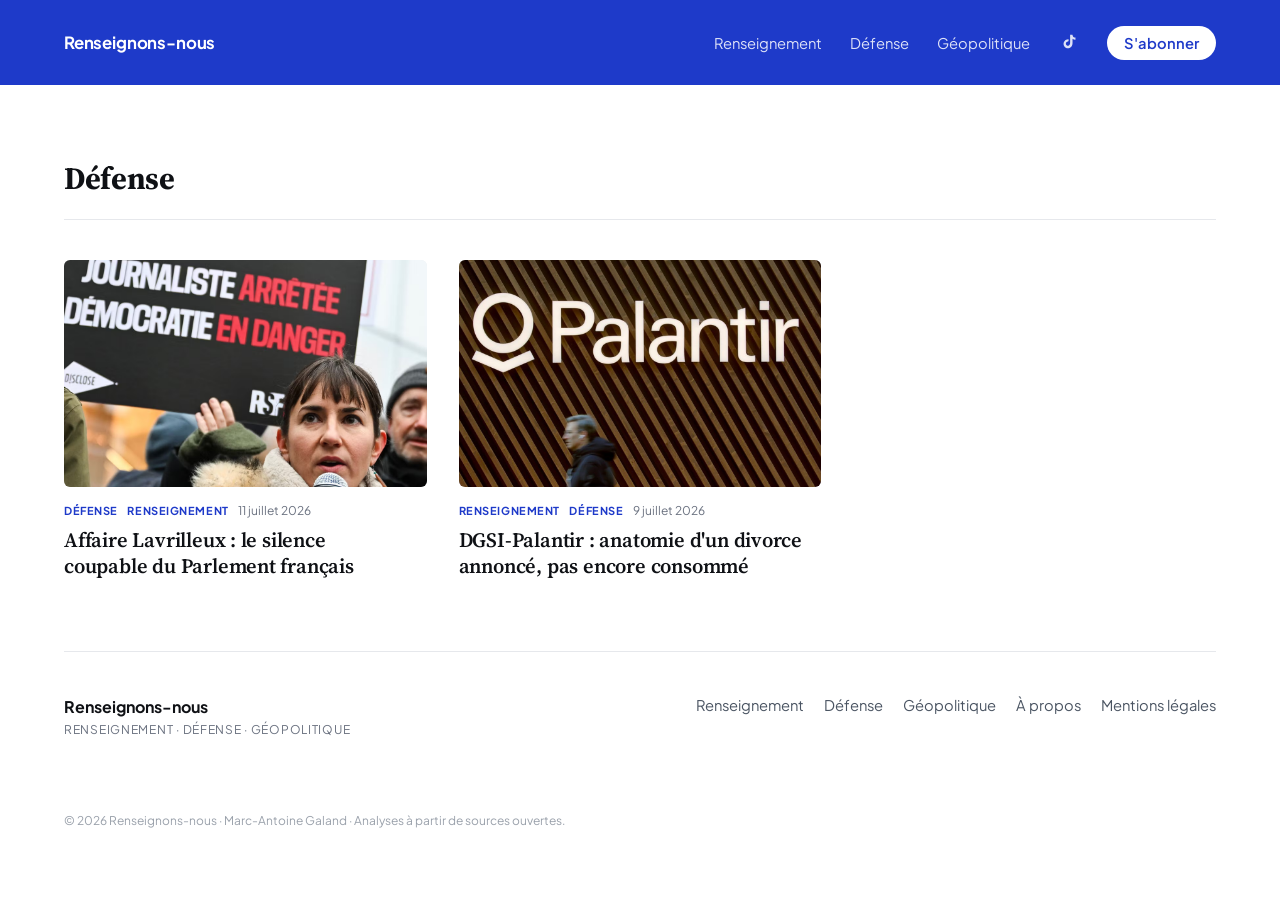
<file: defense/index.html>
<!DOCTYPE html>
<html lang="fr">
<head>
<meta charset="UTF-8" />
<meta name="viewport" content="width=device-width, initial-scale=1.0" />
<meta name="theme-color" content="#1e3ac9" />
<title>Défense — Renseignons-nous</title>
<meta name="description" content="Tous les articles de la rubrique Défense sur Renseignons-nous, à partir de sources ouvertes." />
<link rel="canonical" href="https://renseignonsnous.fr/defense/" />
<link rel="icon" type="image/png" href="../favicon.png?v=3" />
<link rel="apple-touch-icon" href="../apple-touch-icon.png" />
<link rel="alternate" type="application/rss+xml" title="Renseignons-nous" href="../rss.xml" />
<meta name="robots" content="index, follow, max-image-preview:large" />
<meta name="google-site-verification" content="KW1v2K5KYZrWDT2IcsFhilKl_P2Sg0bY9UvZ7qrCqeo" />
<meta property="og:site_name" content="Renseignons-nous" />
<meta property="og:type" content="website" />
<meta property="og:title" content="Défense — Renseignons-nous" />
<meta property="og:description" content="Tous les articles de la rubrique Défense sur Renseignons-nous, à partir de sources ouvertes." />
<meta property="og:url" content="https://renseignonsnous.fr/defense/" />
<meta property="og:locale" content="fr_FR" />
<meta name="twitter:card" content="summary_large_image" />
<meta name="twitter:title" content="Défense — Renseignons-nous" />
<meta name="twitter:description" content="Tous les articles de la rubrique Défense sur Renseignons-nous, à partir de sources ouvertes." />
<link rel="preconnect" href="https://fonts.googleapis.com" />
<link rel="preconnect" href="https://fonts.gstatic.com" crossorigin />
<link href="https://fonts.googleapis.com/css2?family=Instrument+Serif:ital@0;1&family=Plus+Jakarta+Sans:wght@400;500;600;700&family=Source+Serif+4:ital,opsz,wght@0,8..60,400;0,8..60,600;0,8..60,700;1,8..60,400&display=swap" rel="stylesheet" />
<style>:root{ --ink:#0f1115; --muted:#6b7280; --line:#e6e8ec; --blue:#1e3ac9; --blueink:#16268f; }
*{box-sizing:border-box}
html{scroll-behavior:smooth}
body{margin:0;background:#fff;color:var(--ink);font-family:'Plus Jakarta Sans',system-ui,sans-serif;-webkit-font-smoothing:antialiased;text-rendering:optimizeLegibility}
a{text-decoration:none;color:inherit}
h1,h2,h3{text-wrap:balance;margin:0}
p{margin:0}
:focus-visible{outline:2px solid var(--blue);outline-offset:2px;border-radius:3px}
::selection{background:var(--blue);color:#fff}
img{display:block}

/* Masthead */
.masthead{background:var(--blue);color:#fff;padding:1.6rem 0 5rem}
.masthead.compact{padding:1.6rem 0}
.mast-bar{max-width:1200px;margin:0 auto;padding:0 1.5rem;display:flex;align-items:center;justify-content:space-between;gap:1rem}
.wordmark{font-weight:700;font-size:1.05rem;letter-spacing:-.01em;color:#fff}
.mast-nav{display:flex;align-items:center;gap:1.75rem;font-size:.92rem}
.mast-nav a{color:rgba(255,255,255,.85);transition:color .2s}
.mast-nav a:hover{color:#fff}
.mast-nav a.mast-sub{background:#fff;color:var(--blue);padding:.5rem 1.05rem;border-radius:999px;font-weight:600;transition:background .2s}
.mast-nav a.mast-sub:hover{background:#e9ecff;color:var(--blue)}
.mast-nav a.mast-tt{display:inline-flex;color:rgba(255,255,255,.85);padding:0}
.mast-nav a.mast-tt:hover{color:#fff}
.mast-nav a.mast-tt svg{width:21px;height:21px;display:block}

/* Bandeau TikTok (accueil, sous la newsletter) */
.tiktok-cta{background:#fff;border-top:1px solid var(--line)}
.tk-inner{max-width:1200px;margin:0 auto;padding:2.75rem 1.5rem;display:flex;align-items:center;gap:1.5rem;flex-wrap:wrap}
.tk-logo{flex:none;width:46px;height:46px;color:var(--blue)}
.tk-logo svg{width:100%;height:100%;display:block}
.tk-text{flex:1;min-width:240px}
.tk-eyebrow{font-size:12px;letter-spacing:.12em;text-transform:uppercase;color:var(--blue);font-weight:700;margin-bottom:.35rem}
.tk-title{font-family:'Source Serif 4',Georgia,serif;font-size:1.6rem;font-weight:700;letter-spacing:-.01em;line-height:1.1;color:var(--ink)}
.tk-stat{margin-top:.4rem;color:#4b5563;font-size:.98rem}
.tk-btn{margin-left:auto;background:var(--blue);color:#fff;font-weight:700;padding:.85rem 1.5rem;border-radius:999px;white-space:nowrap;transition:transform .2s,background .2s}
.tk-btn:hover{transform:translateY(-1px);background:var(--blueink)}
@media(max-width:640px){ .tk-btn{margin-left:0} }
.mast-lede{max-width:1200px;margin:0 auto;padding:5rem 1.5rem 1rem}
.mast-eyebrow{font-size:12px;letter-spacing:.14em;text-transform:uppercase;color:rgba(255,255,255,.72);margin-bottom:1.35rem;font-weight:600}
.mast-title{font-family:'Source Serif 4',Georgia,serif;font-weight:600;font-size:clamp(2.5rem,6vw,4.7rem);line-height:1.02;letter-spacing:-.02em;max-width:15ch}
.mast-title em{font-family:'Instrument Serif',Georgia,serif;font-style:italic;font-weight:400}
.mast-desc{margin-top:1.6rem;max-width:48ch;font-size:1.06rem;line-height:1.55;color:rgba(255,255,255,.82)}
@media(max-width:640px){ .mast-nav a:not(.mast-sub){display:none} }

/* Article à la une dans le masthead */
.mast-lede.with-feature{display:grid;grid-template-columns:1fr;gap:2.5rem;align-items:center}
@media(min-width:840px){
  .mast-lede.with-feature{grid-template-columns:1.15fr .85fr;gap:3rem;padding-top:2.5rem}
  .mast-lede.with-feature .mast-title{font-size:clamp(3rem,5vw,5rem)}
  .mast-lede.with-feature .mast-desc{font-size:1.2rem;max-width:38ch}
  .mast-lede.with-feature .mast-eyebrow{font-size:13px}
}
.mast-feature{display:block;background:#fff;color:var(--ink);border-radius:14px;overflow:hidden;box-shadow:0 26px 60px -26px rgba(0,0,0,.5);transition:transform .3s ease}
.mast-feature:hover{transform:translateY(-4px)}
.mf-media{aspect-ratio:16/9;background:#dfe3ea;overflow:hidden}
.mf-media img{width:100%;height:100%;object-fit:cover;transition:transform .6s cubic-bezier(.2,.7,.2,1)}
.mast-feature:hover .mf-media img{transform:scale(1.03)}
.mf-body{padding:1.15rem 1.35rem 1.4rem}
.mf-badge{display:inline-block;font-size:11px;font-weight:700;letter-spacing:.08em;text-transform:uppercase;color:#fff;background:var(--blue);padding:.28rem .65rem;border-radius:999px}
.mf-title{font-family:'Source Serif 4',Georgia,serif;font-size:1.4rem;line-height:1.2;letter-spacing:-.01em;color:var(--ink);margin:.75rem 0 0;font-weight:700}
.mf-meta{margin-top:.55rem;font-size:12px;letter-spacing:.02em;text-transform:uppercase;color:var(--blue);font-weight:600}

/* Section articles */
.wrap{max-width:1200px;margin:0 auto;padding:4.5rem 1.5rem}
.sec-head{display:flex;align-items:flex-end;justify-content:space-between;flex-wrap:wrap;gap:1.25rem;margin-bottom:2.5rem;border-bottom:1px solid var(--line);padding-bottom:1.25rem}
.sec-title{font-family:'Source Serif 4',Georgia,serif;font-size:1.95rem;font-weight:700;letter-spacing:-.01em}
.filters{display:flex;gap:.3rem;flex-wrap:wrap}
.filter-btn{font-family:inherit;font-size:.85rem;padding:.42rem .9rem;border-radius:999px;color:#4b5563;background:transparent;border:1px solid transparent;cursor:pointer;transition:all .2s}
.filter-btn:hover{color:var(--ink);background:#f4f5f7}
.filter-btn.is-active{background:var(--blue);color:#fff}

#grid{display:grid;grid-template-columns:repeat(auto-fill,minmax(300px,1fr));gap:2.75rem 2rem}
.article-card{cursor:pointer;display:flex;flex-direction:column;color:inherit}
.article-card.is-hidden{display:none}
.card-media{overflow:hidden;border-radius:6px;background:#eef0f3;aspect-ratio:16/10}
.card-media img{width:100%;height:100%;object-fit:cover;transition:transform .6s cubic-bezier(.2,.7,.2,1)}
.article-card:hover .card-media img{transform:scale(1.03)}
.card-body{padding-top:1rem}
.card-meta{display:flex;align-items:center;gap:.6rem;margin-bottom:.55rem;flex-wrap:wrap}
.card-date{font-size:12px;color:var(--muted)}
.tag{font-size:11px;font-weight:700;letter-spacing:.05em;text-transform:uppercase;color:var(--blue)}
.card-title{font-family:'Source Serif 4',Georgia,serif;font-size:1.28rem;line-height:1.28;font-weight:600;letter-spacing:-.01em}
.article-card:hover .card-title{text-decoration:underline;text-underline-offset:3px;text-decoration-thickness:1px}
.card-dek{margin-top:.55rem;font-size:.95rem;line-height:1.55;color:#4b5563}
.empty-state{text-align:center;color:var(--muted);padding:4.5rem 1rem;font-size:1.05rem;font-family:'Source Serif 4',Georgia,serif}

/* Newsletter */
.nl{background:#f4f5f7;border-top:1px solid var(--line)}
.nl-inner{max-width:1200px;margin:0 auto;padding:4rem 1.5rem;display:grid;gap:2rem;grid-template-columns:1fr;align-items:center}
@media(min-width:768px){.nl-inner{grid-template-columns:1.15fr 1fr}}
.nl-eyebrow{font-size:12px;letter-spacing:.12em;text-transform:uppercase;color:var(--blue);font-weight:700;margin-bottom:.7rem}
.nl-title{font-family:'Source Serif 4',Georgia,serif;font-size:1.9rem;font-weight:700;letter-spacing:-.01em;line-height:1.15}
.nl-desc{margin-top:.75rem;color:#4b5563}
.nl-form{display:flex;gap:.5rem;flex-wrap:wrap}
.nl-form input{flex:1;min-width:200px;padding:.85rem 1rem;border:1px solid var(--line);border-radius:8px;background:#fff;font-size:.95rem;color:var(--ink);font-family:inherit}
.nl-form input:focus{outline:none;border-color:var(--blue)}
.nl-form button{padding:.85rem 1.4rem;border-radius:8px;background:var(--blue);color:#fff;font-weight:600;cursor:pointer;white-space:nowrap;border:0;font-family:inherit;font-size:.95rem;transition:background .2s}
.nl-form button:hover{background:var(--blueink)}
.nl-done{margin-top:.25rem;padding:.85rem 1rem;background:#eef1ff;border:1px solid var(--blue);border-radius:8px;color:var(--blueink);font-weight:600;font-size:.95rem}

/* Footer */
.ft{max-width:1200px;margin:0 auto;padding:0 1.5rem 1rem}
.ft-inner{display:flex;justify-content:space-between;flex-wrap:wrap;gap:1.5rem;border-top:1px solid var(--line);padding-top:2.75rem}
.ft-word{font-weight:700}
.ft-tag{font-size:12px;letter-spacing:.06em;text-transform:uppercase;color:var(--muted);margin-top:.3rem}
.ft-social{display:flex;gap:.85rem;margin-top:1.1rem}
.ft-social a{color:#9aa1ab;transition:color .2s,transform .2s}
.ft-social a:hover{color:var(--blue);transform:translateY(-1px)}
.ft-social svg{width:22px;height:22px;display:block}
.ft-links{display:flex;gap:1.25rem;font-size:.92rem;flex-wrap:wrap}
.ft-links a{color:#4b5563;transition:color .2s}
.ft-links a:hover{color:var(--blue)}
.ft-legal{max-width:1200px;margin:2.25rem auto 0;padding:1.5rem 1.5rem 2.5rem;font-size:12px;color:#9aa1ab}

/* « À lire aussi » en bas d'article */
.related{max-width:1100px;margin:0 auto;padding:0 1.5rem 5rem}
.related-title{font-family:'Source Serif 4',Georgia,serif;font-size:1.5rem;font-weight:700;letter-spacing:-.01em;margin:0 0 1.75rem;padding-top:2.5rem;border-top:1px solid var(--line)}
.related-grid{display:grid;grid-template-columns:repeat(auto-fill,minmax(250px,1fr));gap:2rem 1.75rem}

/* Pages statiques (À propos, mentions légales) */
.page{max-width:720px;margin:0 auto;padding:3.5rem 1.5rem 6rem}
.page-title{font-family:'Source Serif 4',Georgia,serif;font-weight:700;font-size:clamp(1.9rem,4vw,2.8rem);line-height:1.1;letter-spacing:-.015em;margin-bottom:1.75rem}
.page-body{font-family:'Source Serif 4',Georgia,serif;font-size:1.12rem;line-height:1.75;color:#24303f}
.page-body p{margin:0 0 1.4rem}
.page-body p.lead{font-size:1.28rem;color:var(--ink);line-height:1.5;margin-bottom:1.8rem}
.page-body h2{font-family:'Plus Jakarta Sans',sans-serif;font-size:1.25rem;font-weight:700;color:var(--ink);margin:2.5rem 0 .9rem;letter-spacing:-.01em}
.page-body a{color:var(--blue);text-decoration:underline;text-underline-offset:2px}
.page-body strong{font-weight:700;color:var(--ink)}
.page-body em{font-style:italic}

/* Page article */
.article-page{max-width:760px;margin:0 auto;padding:3rem 1.5rem 6rem}
.article-back{display:inline-flex;align-items:center;gap:.4rem;color:var(--blue);font-size:.9rem;font-weight:500;margin-bottom:1.75rem}
.article-back:hover{text-decoration:underline;text-underline-offset:3px}
.article-meta-top{display:flex;align-items:center;gap:.7rem;margin-bottom:1rem;flex-wrap:wrap}
.article-date{font-size:13px;color:var(--muted)}
.article-title{font-family:'Source Serif 4',Georgia,serif;font-weight:700;font-size:clamp(1.9rem,4vw,2.9rem);line-height:1.08;letter-spacing:-.015em}
.article-dek{margin-top:1rem;font-family:'Source Serif 4',Georgia,serif;font-size:1.2rem;color:#4b5563;line-height:1.5}
.article-hero{margin:2rem 0}
.article-hero img{display:block;width:100%;height:auto;max-height:62vh;object-fit:cover;border-radius:8px;background:#eef0f3}
.article-hero figcaption{margin-top:.6rem;font-size:.85rem;line-height:1.45;color:var(--muted)}
.article-body{font-family:'Source Serif 4',Georgia,serif;font-size:1.16rem;line-height:1.8;color:#24303f;margin-top:1.5rem}
.article-body p{margin:0 0 1.5rem}
.article-body p.lead{font-size:1.32rem;color:var(--ink);line-height:1.55;margin-bottom:2rem}
.article-body p.lead::first-letter{font-family:'Instrument Serif',Georgia,serif;font-size:3.6em;line-height:.8;float:left;padding:.08em .12em 0 0;color:var(--blue)}
.article-body h2{font-family:'Plus Jakarta Sans',sans-serif;font-size:1.35rem;font-weight:700;margin:2.75rem 0 1rem;letter-spacing:-.01em;color:var(--ink)}
.article-body h2::before{content:"";display:block;width:2rem;height:2px;background:var(--blue);margin-bottom:.85rem;border-radius:2px}
.article-body h3{font-family:'Plus Jakarta Sans',sans-serif;font-size:1.15rem;font-weight:700;margin:2rem 0 .75rem;color:var(--ink)}
.article-body em{font-style:italic}
.article-body strong{font-weight:700;color:var(--ink)}
.article-body a{color:var(--blue);text-decoration:underline;text-underline-offset:2px}
.article-body img{max-width:100%;height:auto;border-radius:8px;margin:1.5rem 0}
.article-body figure{margin:1.5rem 0}
.article-body figcaption{font-size:.85rem;color:var(--muted);margin-top:.5rem;text-align:center}
.article-body ul,.article-body ol{margin:0 0 1.5rem 1.25rem;padding:0}
.article-body li{margin:.35rem 0}
.article-body blockquote{margin:2rem 0;padding:1rem 1.5rem;border-left:2px solid var(--blue);background:#f4f5f7;border-radius:0 8px 8px 0;font-style:italic;color:var(--ink)}
.article-body hr{border:0;height:1px;background:var(--line);width:40%;margin:2.75rem auto}
.article-body .note{margin:2rem 0;padding:1.1rem 1.45rem;background:#f4f5f7;border-left:3px solid var(--blue);border-radius:0 10px 10px 0}
.article-body .note-label{font-family:'Plus Jakarta Sans',sans-serif;font-size:12px;font-weight:700;letter-spacing:.06em;text-transform:uppercase;color:var(--blue);margin:0 0 .4rem}
.article-body .note p:last-child{margin:0;font-size:1.02rem;line-height:1.6}
.article-body .embed{position:relative;padding-top:56.25%;margin:2rem 0;border-radius:8px;overflow:hidden;background:#000}
.article-body .embed iframe{position:absolute;inset:0;width:100%;height:100%;border:0}
.article-body .twitter-tweet{margin:2rem auto !important}
.article-signature{margin-top:3.5rem;padding-top:2rem;border-top:1px solid var(--line);text-align:center}
.article-signature .sig-rule{display:block;width:48px;height:2px;background:var(--blue);margin:0 auto 1.25rem;border-radius:2px}
.article-signature .sig-name{font-family:'Source Serif 4',Georgia,serif;font-weight:700}
.article-signature .sig-pub{font-size:12px;letter-spacing:.08em;text-transform:uppercase;color:var(--blue);margin-top:.4rem}

::-webkit-scrollbar{width:9px;height:9px}
::-webkit-scrollbar-thumb{background:#d3d7de;border-radius:999px;border:2px solid #fff}
::-webkit-scrollbar-thumb:hover{background:var(--blue)}
</style>
</head>
<body>
<header class="masthead compact">
  <div class="mast-bar">
    <a href="../" class="wordmark">Renseignons-nous</a>
    <nav class="mast-nav" aria-label="Rubriques">
      <a href="../renseignement/">Renseignement</a>
      <a href="../defense/">Défense</a>
      <a href="../geopolitique/">Géopolitique</a>
      <a href="https://www.tiktok.com/@renseignonsnous" target="_blank" rel="noopener" class="mast-tt" aria-label="TikTok">
        <svg viewBox="0 0 24 24" fill="currentColor"><path d="M16.5 3c.31 2.06 1.46 3.29 3.46 3.42v2.32c-1.16.11-2.17-.27-3.35-.99v4.86c0 6.18-6.74 8.11-9.45 3.68-1.74-2.85-.67-7.85 4.92-8.05v2.44c-.43.07-.88.18-1.3.32-1.24.42-1.95 1.21-1.75 2.6.37 2.66 5.25 3.45 4.84-1.77V3.01h2.63Z"/></svg>
      </a>
      <a href="../#newsletter" class="mast-sub">S'abonner</a>
    </nav>
  </div>
</header>
<main class="wrap">
  <div class="sec-head">
    <h2 class="sec-title">Défense</h2>
  </div>
  <div id="grid">
      <a class="article-card" data-cat="defense renseignement" href="../article/affaire-ariane-lavrilleux-secret-sources-presse-parlement/">
        <div class="card-media"><img src="/content/images/7df83b3_ftp-import-images-1-cpx0sy7jjgxm-5762028-01-06.avif" alt="Affaire Lavrilleux : le silence coupable du Parlement français" loading="lazy"/></div>
        <div class="card-body">
          <div class="card-meta"><span class="tag">Défense</span><span class="tag">Renseignement</span><p class="card-date">11 juillet 2026</p></div>
          <h3 class="card-title">Affaire Lavrilleux : le silence coupable du Parlement français</h3>
        </div>
      </a>

      <a class="article-card" data-cat="renseignement defense" href="../article/dgsi-palantir-anatomie-d-un-divorce-annonce-pas-encore-consomme-1/">
        <div class="card-media"><img src="/content/images/0603988146787-web-tete%20%281%29.jpg" alt="DGSI-Palantir : anatomie d&#x27;un divorce annoncé, pas encore consommé" loading="lazy"/></div>
        <div class="card-body">
          <div class="card-meta"><span class="tag">Renseignement</span><span class="tag">Défense</span><p class="card-date">9 juillet 2026</p></div>
          <h3 class="card-title">DGSI-Palantir : anatomie d&#x27;un divorce annoncé, pas encore consommé</h3>
        </div>
      </a>
  </div>
  
</main>
<footer>
  <div class="ft">
    <div class="ft-inner">
      <div>
        <p class="ft-word">Renseignons-nous</p>
        <p class="ft-tag">Renseignement · Défense · Géopolitique</p>
      </div>
      <nav class="ft-links" aria-label="Pied de page">
        <a href="../renseignement/">Renseignement</a>
        <a href="../defense/">Défense</a>
        <a href="../geopolitique/">Géopolitique</a>
        <a href="../a-propos/">À propos</a>
        <a href="../mentions-legales/">Mentions légales</a>
      </nav>
    </div>
  </div>
  <div class="ft-legal">© 2026 Renseignons-nous · Marc-Antoine Galand · Analyses à partir de sources ouvertes.</div>
</footer>

</body>
</html>
</file>
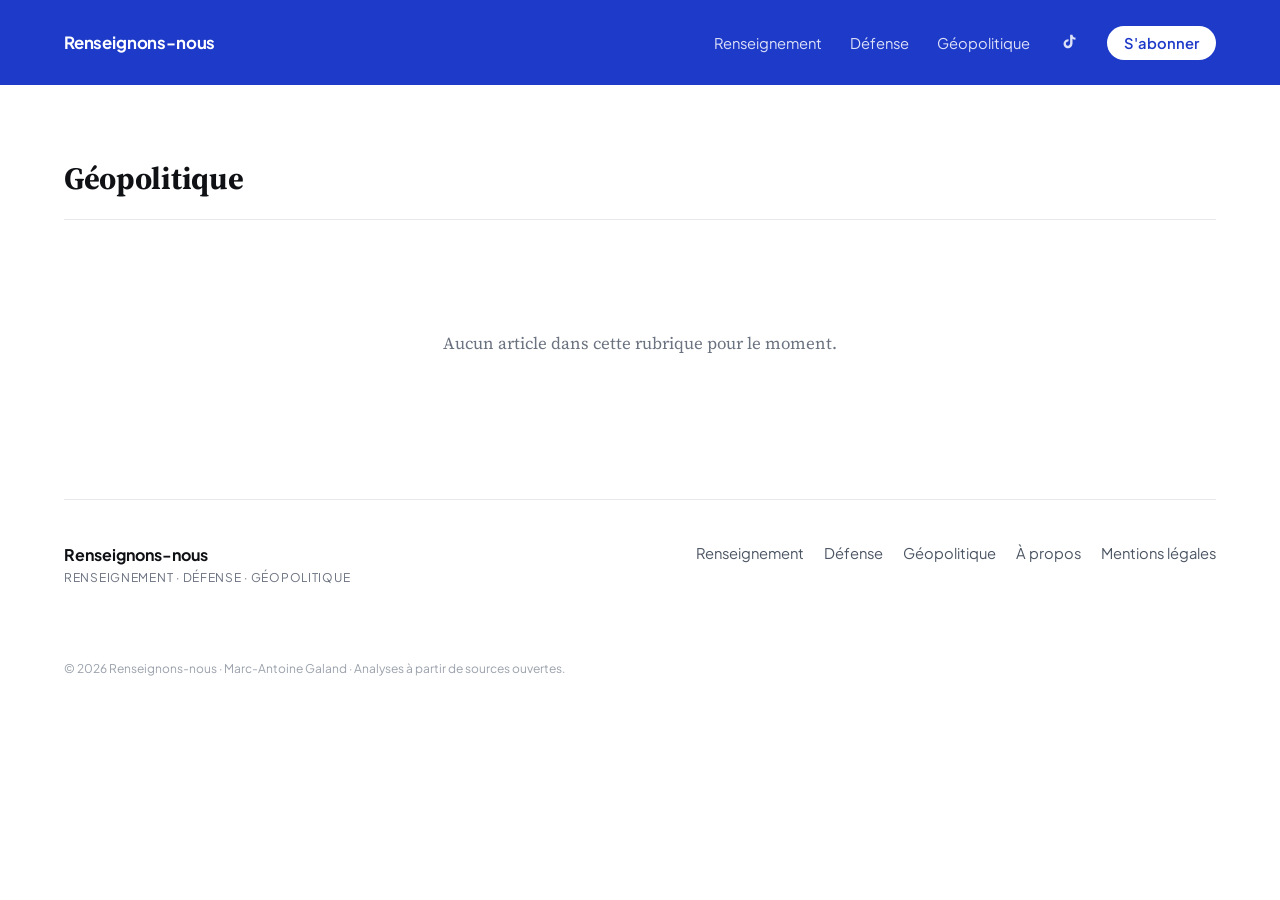
<file: geopolitique/index.html>
<!DOCTYPE html>
<html lang="fr">
<head>
<meta charset="UTF-8" />
<meta name="viewport" content="width=device-width, initial-scale=1.0" />
<meta name="theme-color" content="#1e3ac9" />
<title>Géopolitique — Renseignons-nous</title>
<meta name="description" content="Tous les articles de la rubrique Géopolitique sur Renseignons-nous, à partir de sources ouvertes." />
<link rel="canonical" href="https://renseignonsnous.fr/geopolitique/" />
<link rel="icon" type="image/png" href="../favicon.png?v=3" />
<link rel="apple-touch-icon" href="../apple-touch-icon.png" />
<link rel="alternate" type="application/rss+xml" title="Renseignons-nous" href="../rss.xml" />
<meta name="robots" content="index, follow, max-image-preview:large" />
<meta name="google-site-verification" content="KW1v2K5KYZrWDT2IcsFhilKl_P2Sg0bY9UvZ7qrCqeo" />
<meta property="og:site_name" content="Renseignons-nous" />
<meta property="og:type" content="website" />
<meta property="og:title" content="Géopolitique — Renseignons-nous" />
<meta property="og:description" content="Tous les articles de la rubrique Géopolitique sur Renseignons-nous, à partir de sources ouvertes." />
<meta property="og:url" content="https://renseignonsnous.fr/geopolitique/" />
<meta property="og:locale" content="fr_FR" />
<meta name="twitter:card" content="summary_large_image" />
<meta name="twitter:title" content="Géopolitique — Renseignons-nous" />
<meta name="twitter:description" content="Tous les articles de la rubrique Géopolitique sur Renseignons-nous, à partir de sources ouvertes." />
<link rel="preconnect" href="https://fonts.googleapis.com" />
<link rel="preconnect" href="https://fonts.gstatic.com" crossorigin />
<link href="https://fonts.googleapis.com/css2?family=Instrument+Serif:ital@0;1&family=Plus+Jakarta+Sans:wght@400;500;600;700&family=Source+Serif+4:ital,opsz,wght@0,8..60,400;0,8..60,600;0,8..60,700;1,8..60,400&display=swap" rel="stylesheet" />
<style>:root{ --ink:#0f1115; --muted:#6b7280; --line:#e6e8ec; --blue:#1e3ac9; --blueink:#16268f; }
*{box-sizing:border-box}
html{scroll-behavior:smooth}
body{margin:0;background:#fff;color:var(--ink);font-family:'Plus Jakarta Sans',system-ui,sans-serif;-webkit-font-smoothing:antialiased;text-rendering:optimizeLegibility}
a{text-decoration:none;color:inherit}
h1,h2,h3{text-wrap:balance;margin:0}
p{margin:0}
:focus-visible{outline:2px solid var(--blue);outline-offset:2px;border-radius:3px}
::selection{background:var(--blue);color:#fff}
img{display:block}

/* Masthead */
.masthead{background:var(--blue);color:#fff;padding:1.6rem 0 5rem}
.masthead.compact{padding:1.6rem 0}
.mast-bar{max-width:1200px;margin:0 auto;padding:0 1.5rem;display:flex;align-items:center;justify-content:space-between;gap:1rem}
.wordmark{font-weight:700;font-size:1.05rem;letter-spacing:-.01em;color:#fff}
.mast-nav{display:flex;align-items:center;gap:1.75rem;font-size:.92rem}
.mast-nav a{color:rgba(255,255,255,.85);transition:color .2s}
.mast-nav a:hover{color:#fff}
.mast-nav a.mast-sub{background:#fff;color:var(--blue);padding:.5rem 1.05rem;border-radius:999px;font-weight:600;transition:background .2s}
.mast-nav a.mast-sub:hover{background:#e9ecff;color:var(--blue)}
.mast-nav a.mast-tt{display:inline-flex;color:rgba(255,255,255,.85);padding:0}
.mast-nav a.mast-tt:hover{color:#fff}
.mast-nav a.mast-tt svg{width:21px;height:21px;display:block}

/* Bandeau TikTok (accueil, sous la newsletter) */
.tiktok-cta{background:#fff;border-top:1px solid var(--line)}
.tk-inner{max-width:1200px;margin:0 auto;padding:2.75rem 1.5rem;display:flex;align-items:center;gap:1.5rem;flex-wrap:wrap}
.tk-logo{flex:none;width:46px;height:46px;color:var(--blue)}
.tk-logo svg{width:100%;height:100%;display:block}
.tk-text{flex:1;min-width:240px}
.tk-eyebrow{font-size:12px;letter-spacing:.12em;text-transform:uppercase;color:var(--blue);font-weight:700;margin-bottom:.35rem}
.tk-title{font-family:'Source Serif 4',Georgia,serif;font-size:1.6rem;font-weight:700;letter-spacing:-.01em;line-height:1.1;color:var(--ink)}
.tk-stat{margin-top:.4rem;color:#4b5563;font-size:.98rem}
.tk-btn{margin-left:auto;background:var(--blue);color:#fff;font-weight:700;padding:.85rem 1.5rem;border-radius:999px;white-space:nowrap;transition:transform .2s,background .2s}
.tk-btn:hover{transform:translateY(-1px);background:var(--blueink)}
@media(max-width:640px){ .tk-btn{margin-left:0} }
.mast-lede{max-width:1200px;margin:0 auto;padding:5rem 1.5rem 1rem}
.mast-eyebrow{font-size:12px;letter-spacing:.14em;text-transform:uppercase;color:rgba(255,255,255,.72);margin-bottom:1.35rem;font-weight:600}
.mast-title{font-family:'Source Serif 4',Georgia,serif;font-weight:600;font-size:clamp(2.5rem,6vw,4.7rem);line-height:1.02;letter-spacing:-.02em;max-width:15ch}
.mast-title em{font-family:'Instrument Serif',Georgia,serif;font-style:italic;font-weight:400}
.mast-desc{margin-top:1.6rem;max-width:48ch;font-size:1.06rem;line-height:1.55;color:rgba(255,255,255,.82)}
@media(max-width:640px){ .mast-nav a:not(.mast-sub){display:none} }

/* Article à la une dans le masthead */
.mast-lede.with-feature{display:grid;grid-template-columns:1fr;gap:2.5rem;align-items:center}
@media(min-width:840px){
  .mast-lede.with-feature{grid-template-columns:1.15fr .85fr;gap:3rem;padding-top:2.5rem}
  .mast-lede.with-feature .mast-title{font-size:clamp(3rem,5vw,5rem)}
  .mast-lede.with-feature .mast-desc{font-size:1.2rem;max-width:38ch}
  .mast-lede.with-feature .mast-eyebrow{font-size:13px}
}
.mast-feature{display:block;background:#fff;color:var(--ink);border-radius:14px;overflow:hidden;box-shadow:0 26px 60px -26px rgba(0,0,0,.5);transition:transform .3s ease}
.mast-feature:hover{transform:translateY(-4px)}
.mf-media{aspect-ratio:16/9;background:#dfe3ea;overflow:hidden}
.mf-media img{width:100%;height:100%;object-fit:cover;transition:transform .6s cubic-bezier(.2,.7,.2,1)}
.mast-feature:hover .mf-media img{transform:scale(1.03)}
.mf-body{padding:1.15rem 1.35rem 1.4rem}
.mf-badge{display:inline-block;font-size:11px;font-weight:700;letter-spacing:.08em;text-transform:uppercase;color:#fff;background:var(--blue);padding:.28rem .65rem;border-radius:999px}
.mf-title{font-family:'Source Serif 4',Georgia,serif;font-size:1.4rem;line-height:1.2;letter-spacing:-.01em;color:var(--ink);margin:.75rem 0 0;font-weight:700}
.mf-meta{margin-top:.55rem;font-size:12px;letter-spacing:.02em;text-transform:uppercase;color:var(--blue);font-weight:600}

/* Section articles */
.wrap{max-width:1200px;margin:0 auto;padding:4.5rem 1.5rem}
.sec-head{display:flex;align-items:flex-end;justify-content:space-between;flex-wrap:wrap;gap:1.25rem;margin-bottom:2.5rem;border-bottom:1px solid var(--line);padding-bottom:1.25rem}
.sec-title{font-family:'Source Serif 4',Georgia,serif;font-size:1.95rem;font-weight:700;letter-spacing:-.01em}
.filters{display:flex;gap:.3rem;flex-wrap:wrap}
.filter-btn{font-family:inherit;font-size:.85rem;padding:.42rem .9rem;border-radius:999px;color:#4b5563;background:transparent;border:1px solid transparent;cursor:pointer;transition:all .2s}
.filter-btn:hover{color:var(--ink);background:#f4f5f7}
.filter-btn.is-active{background:var(--blue);color:#fff}

#grid{display:grid;grid-template-columns:repeat(auto-fill,minmax(300px,1fr));gap:2.75rem 2rem}
.article-card{cursor:pointer;display:flex;flex-direction:column;color:inherit}
.article-card.is-hidden{display:none}
.card-media{overflow:hidden;border-radius:6px;background:#eef0f3;aspect-ratio:16/10}
.card-media img{width:100%;height:100%;object-fit:cover;transition:transform .6s cubic-bezier(.2,.7,.2,1)}
.article-card:hover .card-media img{transform:scale(1.03)}
.card-body{padding-top:1rem}
.card-meta{display:flex;align-items:center;gap:.6rem;margin-bottom:.55rem;flex-wrap:wrap}
.card-date{font-size:12px;color:var(--muted)}
.tag{font-size:11px;font-weight:700;letter-spacing:.05em;text-transform:uppercase;color:var(--blue)}
.card-title{font-family:'Source Serif 4',Georgia,serif;font-size:1.28rem;line-height:1.28;font-weight:600;letter-spacing:-.01em}
.article-card:hover .card-title{text-decoration:underline;text-underline-offset:3px;text-decoration-thickness:1px}
.card-dek{margin-top:.55rem;font-size:.95rem;line-height:1.55;color:#4b5563}
.empty-state{text-align:center;color:var(--muted);padding:4.5rem 1rem;font-size:1.05rem;font-family:'Source Serif 4',Georgia,serif}

/* Newsletter */
.nl{background:#f4f5f7;border-top:1px solid var(--line)}
.nl-inner{max-width:1200px;margin:0 auto;padding:4rem 1.5rem;display:grid;gap:2rem;grid-template-columns:1fr;align-items:center}
@media(min-width:768px){.nl-inner{grid-template-columns:1.15fr 1fr}}
.nl-eyebrow{font-size:12px;letter-spacing:.12em;text-transform:uppercase;color:var(--blue);font-weight:700;margin-bottom:.7rem}
.nl-title{font-family:'Source Serif 4',Georgia,serif;font-size:1.9rem;font-weight:700;letter-spacing:-.01em;line-height:1.15}
.nl-desc{margin-top:.75rem;color:#4b5563}
.nl-form{display:flex;gap:.5rem;flex-wrap:wrap}
.nl-form input{flex:1;min-width:200px;padding:.85rem 1rem;border:1px solid var(--line);border-radius:8px;background:#fff;font-size:.95rem;color:var(--ink);font-family:inherit}
.nl-form input:focus{outline:none;border-color:var(--blue)}
.nl-form button{padding:.85rem 1.4rem;border-radius:8px;background:var(--blue);color:#fff;font-weight:600;cursor:pointer;white-space:nowrap;border:0;font-family:inherit;font-size:.95rem;transition:background .2s}
.nl-form button:hover{background:var(--blueink)}
.nl-done{margin-top:.25rem;padding:.85rem 1rem;background:#eef1ff;border:1px solid var(--blue);border-radius:8px;color:var(--blueink);font-weight:600;font-size:.95rem}

/* Footer */
.ft{max-width:1200px;margin:0 auto;padding:0 1.5rem 1rem}
.ft-inner{display:flex;justify-content:space-between;flex-wrap:wrap;gap:1.5rem;border-top:1px solid var(--line);padding-top:2.75rem}
.ft-word{font-weight:700}
.ft-tag{font-size:12px;letter-spacing:.06em;text-transform:uppercase;color:var(--muted);margin-top:.3rem}
.ft-social{display:flex;gap:.85rem;margin-top:1.1rem}
.ft-social a{color:#9aa1ab;transition:color .2s,transform .2s}
.ft-social a:hover{color:var(--blue);transform:translateY(-1px)}
.ft-social svg{width:22px;height:22px;display:block}
.ft-links{display:flex;gap:1.25rem;font-size:.92rem;flex-wrap:wrap}
.ft-links a{color:#4b5563;transition:color .2s}
.ft-links a:hover{color:var(--blue)}
.ft-legal{max-width:1200px;margin:2.25rem auto 0;padding:1.5rem 1.5rem 2.5rem;font-size:12px;color:#9aa1ab}

/* « À lire aussi » en bas d'article */
.related{max-width:1100px;margin:0 auto;padding:0 1.5rem 5rem}
.related-title{font-family:'Source Serif 4',Georgia,serif;font-size:1.5rem;font-weight:700;letter-spacing:-.01em;margin:0 0 1.75rem;padding-top:2.5rem;border-top:1px solid var(--line)}
.related-grid{display:grid;grid-template-columns:repeat(auto-fill,minmax(250px,1fr));gap:2rem 1.75rem}

/* Pages statiques (À propos, mentions légales) */
.page{max-width:720px;margin:0 auto;padding:3.5rem 1.5rem 6rem}
.page-title{font-family:'Source Serif 4',Georgia,serif;font-weight:700;font-size:clamp(1.9rem,4vw,2.8rem);line-height:1.1;letter-spacing:-.015em;margin-bottom:1.75rem}
.page-body{font-family:'Source Serif 4',Georgia,serif;font-size:1.12rem;line-height:1.75;color:#24303f}
.page-body p{margin:0 0 1.4rem}
.page-body p.lead{font-size:1.28rem;color:var(--ink);line-height:1.5;margin-bottom:1.8rem}
.page-body h2{font-family:'Plus Jakarta Sans',sans-serif;font-size:1.25rem;font-weight:700;color:var(--ink);margin:2.5rem 0 .9rem;letter-spacing:-.01em}
.page-body a{color:var(--blue);text-decoration:underline;text-underline-offset:2px}
.page-body strong{font-weight:700;color:var(--ink)}
.page-body em{font-style:italic}

/* Page article */
.article-page{max-width:760px;margin:0 auto;padding:3rem 1.5rem 6rem}
.article-back{display:inline-flex;align-items:center;gap:.4rem;color:var(--blue);font-size:.9rem;font-weight:500;margin-bottom:1.75rem}
.article-back:hover{text-decoration:underline;text-underline-offset:3px}
.article-meta-top{display:flex;align-items:center;gap:.7rem;margin-bottom:1rem;flex-wrap:wrap}
.article-date{font-size:13px;color:var(--muted)}
.article-title{font-family:'Source Serif 4',Georgia,serif;font-weight:700;font-size:clamp(1.9rem,4vw,2.9rem);line-height:1.08;letter-spacing:-.015em}
.article-dek{margin-top:1rem;font-family:'Source Serif 4',Georgia,serif;font-size:1.2rem;color:#4b5563;line-height:1.5}
.article-hero{margin:2rem 0}
.article-hero img{display:block;width:100%;height:auto;max-height:62vh;object-fit:cover;border-radius:8px;background:#eef0f3}
.article-hero figcaption{margin-top:.6rem;font-size:.85rem;line-height:1.45;color:var(--muted)}
.article-body{font-family:'Source Serif 4',Georgia,serif;font-size:1.16rem;line-height:1.8;color:#24303f;margin-top:1.5rem}
.article-body p{margin:0 0 1.5rem}
.article-body p.lead{font-size:1.32rem;color:var(--ink);line-height:1.55;margin-bottom:2rem}
.article-body p.lead::first-letter{font-family:'Instrument Serif',Georgia,serif;font-size:3.6em;line-height:.8;float:left;padding:.08em .12em 0 0;color:var(--blue)}
.article-body h2{font-family:'Plus Jakarta Sans',sans-serif;font-size:1.35rem;font-weight:700;margin:2.75rem 0 1rem;letter-spacing:-.01em;color:var(--ink)}
.article-body h2::before{content:"";display:block;width:2rem;height:2px;background:var(--blue);margin-bottom:.85rem;border-radius:2px}
.article-body h3{font-family:'Plus Jakarta Sans',sans-serif;font-size:1.15rem;font-weight:700;margin:2rem 0 .75rem;color:var(--ink)}
.article-body em{font-style:italic}
.article-body strong{font-weight:700;color:var(--ink)}
.article-body a{color:var(--blue);text-decoration:underline;text-underline-offset:2px}
.article-body img{max-width:100%;height:auto;border-radius:8px;margin:1.5rem 0}
.article-body figure{margin:1.5rem 0}
.article-body figcaption{font-size:.85rem;color:var(--muted);margin-top:.5rem;text-align:center}
.article-body ul,.article-body ol{margin:0 0 1.5rem 1.25rem;padding:0}
.article-body li{margin:.35rem 0}
.article-body blockquote{margin:2rem 0;padding:1rem 1.5rem;border-left:2px solid var(--blue);background:#f4f5f7;border-radius:0 8px 8px 0;font-style:italic;color:var(--ink)}
.article-body hr{border:0;height:1px;background:var(--line);width:40%;margin:2.75rem auto}
.article-body .note{margin:2rem 0;padding:1.1rem 1.45rem;background:#f4f5f7;border-left:3px solid var(--blue);border-radius:0 10px 10px 0}
.article-body .note-label{font-family:'Plus Jakarta Sans',sans-serif;font-size:12px;font-weight:700;letter-spacing:.06em;text-transform:uppercase;color:var(--blue);margin:0 0 .4rem}
.article-body .note p:last-child{margin:0;font-size:1.02rem;line-height:1.6}
.article-body .embed{position:relative;padding-top:56.25%;margin:2rem 0;border-radius:8px;overflow:hidden;background:#000}
.article-body .embed iframe{position:absolute;inset:0;width:100%;height:100%;border:0}
.article-body .twitter-tweet{margin:2rem auto !important}
.article-signature{margin-top:3.5rem;padding-top:2rem;border-top:1px solid var(--line);text-align:center}
.article-signature .sig-rule{display:block;width:48px;height:2px;background:var(--blue);margin:0 auto 1.25rem;border-radius:2px}
.article-signature .sig-name{font-family:'Source Serif 4',Georgia,serif;font-weight:700}
.article-signature .sig-pub{font-size:12px;letter-spacing:.08em;text-transform:uppercase;color:var(--blue);margin-top:.4rem}

::-webkit-scrollbar{width:9px;height:9px}
::-webkit-scrollbar-thumb{background:#d3d7de;border-radius:999px;border:2px solid #fff}
::-webkit-scrollbar-thumb:hover{background:var(--blue)}
</style>
</head>
<body>
<header class="masthead compact">
  <div class="mast-bar">
    <a href="../" class="wordmark">Renseignons-nous</a>
    <nav class="mast-nav" aria-label="Rubriques">
      <a href="../renseignement/">Renseignement</a>
      <a href="../defense/">Défense</a>
      <a href="../geopolitique/">Géopolitique</a>
      <a href="https://www.tiktok.com/@renseignonsnous" target="_blank" rel="noopener" class="mast-tt" aria-label="TikTok">
        <svg viewBox="0 0 24 24" fill="currentColor"><path d="M16.5 3c.31 2.06 1.46 3.29 3.46 3.42v2.32c-1.16.11-2.17-.27-3.35-.99v4.86c0 6.18-6.74 8.11-9.45 3.68-1.74-2.85-.67-7.85 4.92-8.05v2.44c-.43.07-.88.18-1.3.32-1.24.42-1.95 1.21-1.75 2.6.37 2.66 5.25 3.45 4.84-1.77V3.01h2.63Z"/></svg>
      </a>
      <a href="../#newsletter" class="mast-sub">S'abonner</a>
    </nav>
  </div>
</header>
<main class="wrap">
  <div class="sec-head">
    <h2 class="sec-title">Géopolitique</h2>
  </div>
  <div id="grid">

  </div>
  <p class="empty-state">Aucun article dans cette rubrique pour le moment.</p>
</main>
<footer>
  <div class="ft">
    <div class="ft-inner">
      <div>
        <p class="ft-word">Renseignons-nous</p>
        <p class="ft-tag">Renseignement · Défense · Géopolitique</p>
      </div>
      <nav class="ft-links" aria-label="Pied de page">
        <a href="../renseignement/">Renseignement</a>
        <a href="../defense/">Défense</a>
        <a href="../geopolitique/">Géopolitique</a>
        <a href="../a-propos/">À propos</a>
        <a href="../mentions-legales/">Mentions légales</a>
      </nav>
    </div>
  </div>
  <div class="ft-legal">© 2026 Renseignons-nous · Marc-Antoine Galand · Analyses à partir de sources ouvertes.</div>
</footer>

</body>
</html>
</file>
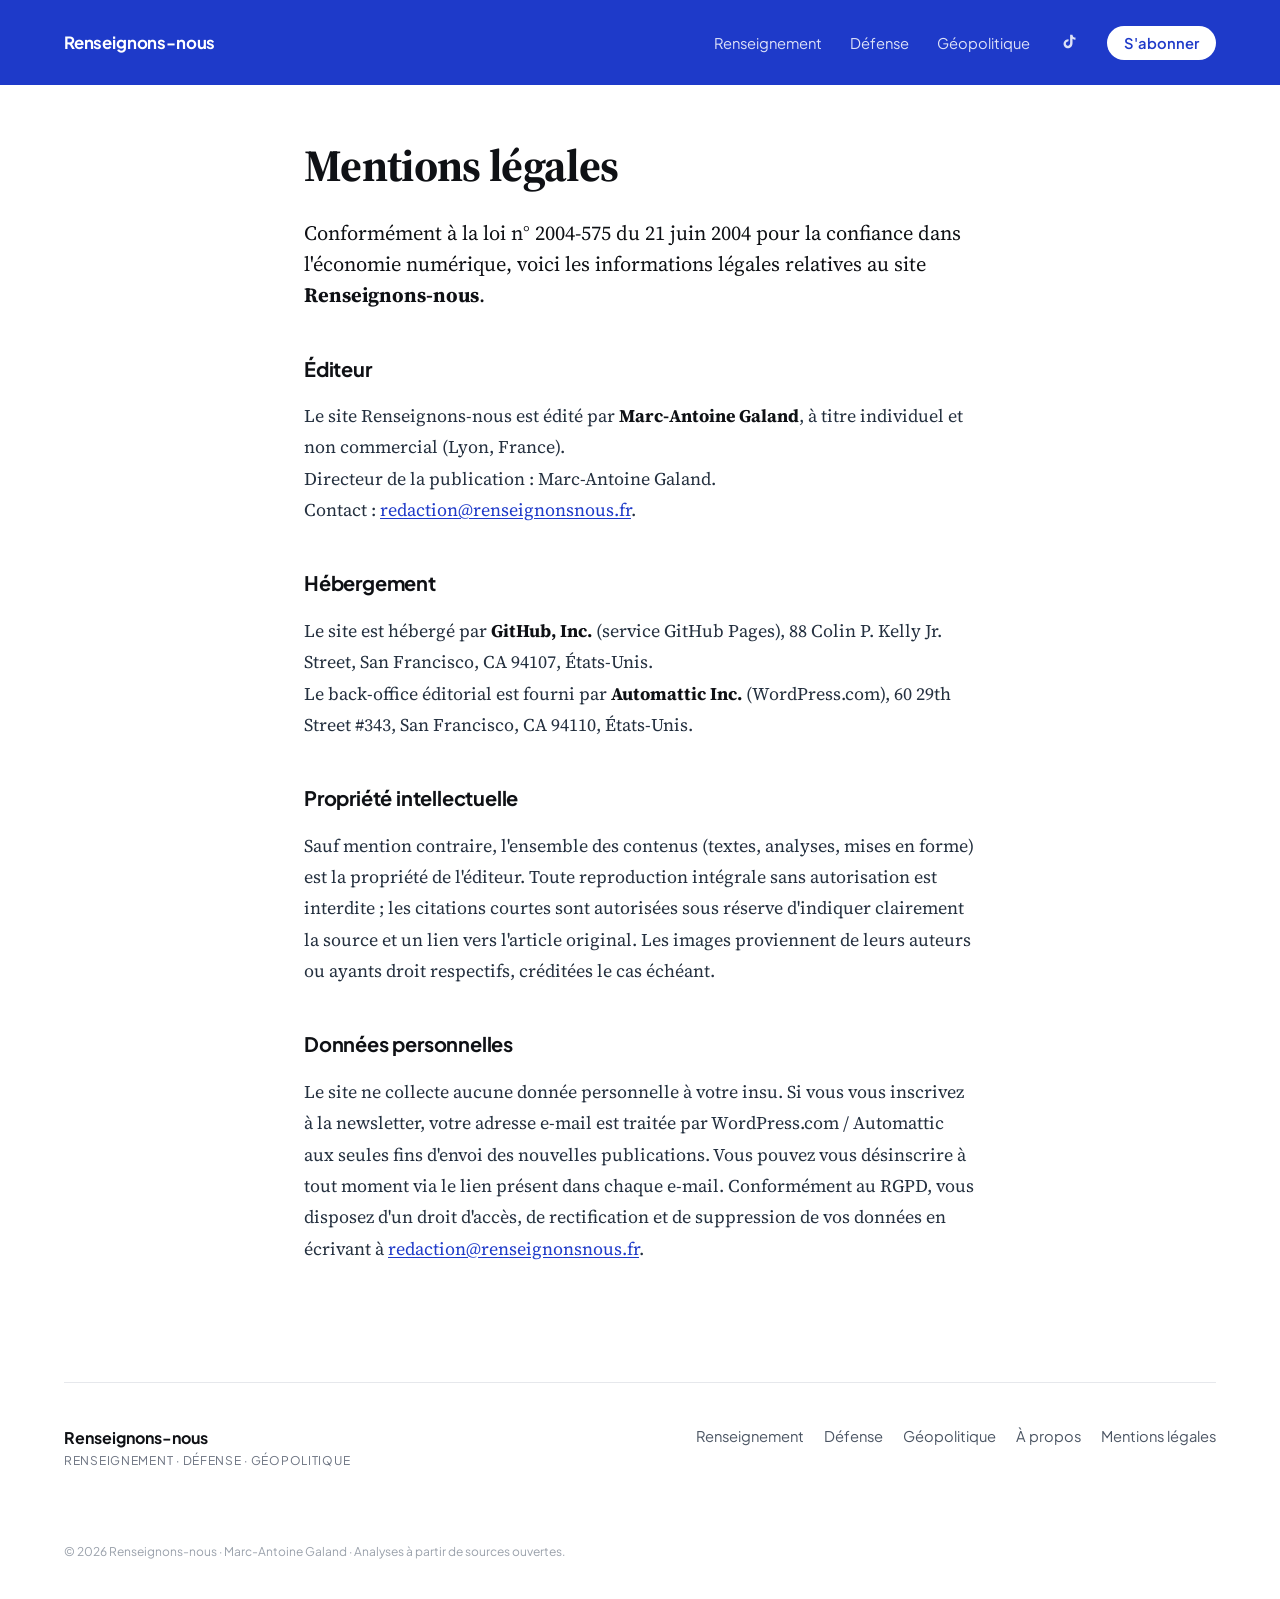
<file: mentions-legales/index.html>
<!DOCTYPE html>
<html lang="fr">
<head>
<meta charset="UTF-8" />
<meta name="viewport" content="width=device-width, initial-scale=1.0" />
<meta name="theme-color" content="#1e3ac9" />
<title>Mentions légales — Renseignons-nous</title>
<meta name="description" content="Mentions légales du site Renseignons-nous : éditeur, hébergement, propriété intellectuelle et données personnelles." />
<link rel="canonical" href="https://renseignonsnous.fr/mentions-legales/" />
<link rel="icon" type="image/png" href="../favicon.png?v=3" />
<link rel="apple-touch-icon" href="../apple-touch-icon.png" />
<link rel="alternate" type="application/rss+xml" title="Renseignons-nous" href="../rss.xml" />
<meta name="robots" content="index, follow, max-image-preview:large" />
<meta name="google-site-verification" content="KW1v2K5KYZrWDT2IcsFhilKl_P2Sg0bY9UvZ7qrCqeo" />
<meta property="og:site_name" content="Renseignons-nous" />
<meta property="og:type" content="website" />
<meta property="og:title" content="Mentions légales — Renseignons-nous" />
<meta property="og:description" content="Mentions légales du site Renseignons-nous : éditeur, hébergement, propriété intellectuelle et données personnelles." />
<meta property="og:url" content="https://renseignonsnous.fr/mentions-legales/" />
<meta property="og:locale" content="fr_FR" />
<meta name="twitter:card" content="summary_large_image" />
<meta name="twitter:title" content="Mentions légales — Renseignons-nous" />
<meta name="twitter:description" content="Mentions légales du site Renseignons-nous : éditeur, hébergement, propriété intellectuelle et données personnelles." />
<link rel="preconnect" href="https://fonts.googleapis.com" />
<link rel="preconnect" href="https://fonts.gstatic.com" crossorigin />
<link href="https://fonts.googleapis.com/css2?family=Instrument+Serif:ital@0;1&family=Plus+Jakarta+Sans:wght@400;500;600;700&family=Source+Serif+4:ital,opsz,wght@0,8..60,400;0,8..60,600;0,8..60,700;1,8..60,400&display=swap" rel="stylesheet" />
<style>:root{ --ink:#0f1115; --muted:#6b7280; --line:#e6e8ec; --blue:#1e3ac9; --blueink:#16268f; }
*{box-sizing:border-box}
html{scroll-behavior:smooth}
body{margin:0;background:#fff;color:var(--ink);font-family:'Plus Jakarta Sans',system-ui,sans-serif;-webkit-font-smoothing:antialiased;text-rendering:optimizeLegibility}
a{text-decoration:none;color:inherit}
h1,h2,h3{text-wrap:balance;margin:0}
p{margin:0}
:focus-visible{outline:2px solid var(--blue);outline-offset:2px;border-radius:3px}
::selection{background:var(--blue);color:#fff}
img{display:block}

/* Masthead */
.masthead{background:var(--blue);color:#fff;padding:1.6rem 0 5rem}
.masthead.compact{padding:1.6rem 0}
.mast-bar{max-width:1200px;margin:0 auto;padding:0 1.5rem;display:flex;align-items:center;justify-content:space-between;gap:1rem}
.wordmark{font-weight:700;font-size:1.05rem;letter-spacing:-.01em;color:#fff}
.mast-nav{display:flex;align-items:center;gap:1.75rem;font-size:.92rem}
.mast-nav a{color:rgba(255,255,255,.85);transition:color .2s}
.mast-nav a:hover{color:#fff}
.mast-nav a.mast-sub{background:#fff;color:var(--blue);padding:.5rem 1.05rem;border-radius:999px;font-weight:600;transition:background .2s}
.mast-nav a.mast-sub:hover{background:#e9ecff;color:var(--blue)}
.mast-nav a.mast-tt{display:inline-flex;color:rgba(255,255,255,.85);padding:0}
.mast-nav a.mast-tt:hover{color:#fff}
.mast-nav a.mast-tt svg{width:21px;height:21px;display:block}

/* Bandeau TikTok (accueil, sous la newsletter) */
.tiktok-cta{background:#fff;border-top:1px solid var(--line)}
.tk-inner{max-width:1200px;margin:0 auto;padding:2.75rem 1.5rem;display:flex;align-items:center;gap:1.5rem;flex-wrap:wrap}
.tk-logo{flex:none;width:46px;height:46px;color:var(--blue)}
.tk-logo svg{width:100%;height:100%;display:block}
.tk-text{flex:1;min-width:240px}
.tk-eyebrow{font-size:12px;letter-spacing:.12em;text-transform:uppercase;color:var(--blue);font-weight:700;margin-bottom:.35rem}
.tk-title{font-family:'Source Serif 4',Georgia,serif;font-size:1.6rem;font-weight:700;letter-spacing:-.01em;line-height:1.1;color:var(--ink)}
.tk-stat{margin-top:.4rem;color:#4b5563;font-size:.98rem}
.tk-btn{margin-left:auto;background:var(--blue);color:#fff;font-weight:700;padding:.85rem 1.5rem;border-radius:999px;white-space:nowrap;transition:transform .2s,background .2s}
.tk-btn:hover{transform:translateY(-1px);background:var(--blueink)}
@media(max-width:640px){ .tk-btn{margin-left:0} }
.mast-lede{max-width:1200px;margin:0 auto;padding:5rem 1.5rem 1rem}
.mast-eyebrow{font-size:12px;letter-spacing:.14em;text-transform:uppercase;color:rgba(255,255,255,.72);margin-bottom:1.35rem;font-weight:600}
.mast-title{font-family:'Source Serif 4',Georgia,serif;font-weight:600;font-size:clamp(2.5rem,6vw,4.7rem);line-height:1.02;letter-spacing:-.02em;max-width:15ch}
.mast-title em{font-family:'Instrument Serif',Georgia,serif;font-style:italic;font-weight:400}
.mast-desc{margin-top:1.6rem;max-width:48ch;font-size:1.06rem;line-height:1.55;color:rgba(255,255,255,.82)}
@media(max-width:640px){ .mast-nav a:not(.mast-sub){display:none} }

/* Article à la une dans le masthead */
.mast-lede.with-feature{display:grid;grid-template-columns:1fr;gap:2.5rem;align-items:center}
@media(min-width:840px){
  .mast-lede.with-feature{grid-template-columns:1.15fr .85fr;gap:3rem;padding-top:2.5rem}
  .mast-lede.with-feature .mast-title{font-size:clamp(3rem,5vw,5rem)}
  .mast-lede.with-feature .mast-desc{font-size:1.2rem;max-width:38ch}
  .mast-lede.with-feature .mast-eyebrow{font-size:13px}
}
.mast-feature{display:block;background:#fff;color:var(--ink);border-radius:14px;overflow:hidden;box-shadow:0 26px 60px -26px rgba(0,0,0,.5);transition:transform .3s ease}
.mast-feature:hover{transform:translateY(-4px)}
.mf-media{aspect-ratio:16/9;background:#dfe3ea;overflow:hidden}
.mf-media img{width:100%;height:100%;object-fit:cover;transition:transform .6s cubic-bezier(.2,.7,.2,1)}
.mast-feature:hover .mf-media img{transform:scale(1.03)}
.mf-body{padding:1.15rem 1.35rem 1.4rem}
.mf-badge{display:inline-block;font-size:11px;font-weight:700;letter-spacing:.08em;text-transform:uppercase;color:#fff;background:var(--blue);padding:.28rem .65rem;border-radius:999px}
.mf-title{font-family:'Source Serif 4',Georgia,serif;font-size:1.4rem;line-height:1.2;letter-spacing:-.01em;color:var(--ink);margin:.75rem 0 0;font-weight:700}
.mf-meta{margin-top:.55rem;font-size:12px;letter-spacing:.02em;text-transform:uppercase;color:var(--blue);font-weight:600}

/* Section articles */
.wrap{max-width:1200px;margin:0 auto;padding:4.5rem 1.5rem}
.sec-head{display:flex;align-items:flex-end;justify-content:space-between;flex-wrap:wrap;gap:1.25rem;margin-bottom:2.5rem;border-bottom:1px solid var(--line);padding-bottom:1.25rem}
.sec-title{font-family:'Source Serif 4',Georgia,serif;font-size:1.95rem;font-weight:700;letter-spacing:-.01em}
.filters{display:flex;gap:.3rem;flex-wrap:wrap}
.filter-btn{font-family:inherit;font-size:.85rem;padding:.42rem .9rem;border-radius:999px;color:#4b5563;background:transparent;border:1px solid transparent;cursor:pointer;transition:all .2s}
.filter-btn:hover{color:var(--ink);background:#f4f5f7}
.filter-btn.is-active{background:var(--blue);color:#fff}

#grid{display:grid;grid-template-columns:repeat(auto-fill,minmax(300px,1fr));gap:2.75rem 2rem}
.article-card{cursor:pointer;display:flex;flex-direction:column;color:inherit}
.article-card.is-hidden{display:none}
.card-media{overflow:hidden;border-radius:6px;background:#eef0f3;aspect-ratio:16/10}
.card-media img{width:100%;height:100%;object-fit:cover;transition:transform .6s cubic-bezier(.2,.7,.2,1)}
.article-card:hover .card-media img{transform:scale(1.03)}
.card-body{padding-top:1rem}
.card-meta{display:flex;align-items:center;gap:.6rem;margin-bottom:.55rem;flex-wrap:wrap}
.card-date{font-size:12px;color:var(--muted)}
.tag{font-size:11px;font-weight:700;letter-spacing:.05em;text-transform:uppercase;color:var(--blue)}
.card-title{font-family:'Source Serif 4',Georgia,serif;font-size:1.28rem;line-height:1.28;font-weight:600;letter-spacing:-.01em}
.article-card:hover .card-title{text-decoration:underline;text-underline-offset:3px;text-decoration-thickness:1px}
.card-dek{margin-top:.55rem;font-size:.95rem;line-height:1.55;color:#4b5563}
.empty-state{text-align:center;color:var(--muted);padding:4.5rem 1rem;font-size:1.05rem;font-family:'Source Serif 4',Georgia,serif}

/* Newsletter */
.nl{background:#f4f5f7;border-top:1px solid var(--line)}
.nl-inner{max-width:1200px;margin:0 auto;padding:4rem 1.5rem;display:grid;gap:2rem;grid-template-columns:1fr;align-items:center}
@media(min-width:768px){.nl-inner{grid-template-columns:1.15fr 1fr}}
.nl-eyebrow{font-size:12px;letter-spacing:.12em;text-transform:uppercase;color:var(--blue);font-weight:700;margin-bottom:.7rem}
.nl-title{font-family:'Source Serif 4',Georgia,serif;font-size:1.9rem;font-weight:700;letter-spacing:-.01em;line-height:1.15}
.nl-desc{margin-top:.75rem;color:#4b5563}
.nl-form{display:flex;gap:.5rem;flex-wrap:wrap}
.nl-form input{flex:1;min-width:200px;padding:.85rem 1rem;border:1px solid var(--line);border-radius:8px;background:#fff;font-size:.95rem;color:var(--ink);font-family:inherit}
.nl-form input:focus{outline:none;border-color:var(--blue)}
.nl-form button{padding:.85rem 1.4rem;border-radius:8px;background:var(--blue);color:#fff;font-weight:600;cursor:pointer;white-space:nowrap;border:0;font-family:inherit;font-size:.95rem;transition:background .2s}
.nl-form button:hover{background:var(--blueink)}
.nl-done{margin-top:.25rem;padding:.85rem 1rem;background:#eef1ff;border:1px solid var(--blue);border-radius:8px;color:var(--blueink);font-weight:600;font-size:.95rem}

/* Footer */
.ft{max-width:1200px;margin:0 auto;padding:0 1.5rem 1rem}
.ft-inner{display:flex;justify-content:space-between;flex-wrap:wrap;gap:1.5rem;border-top:1px solid var(--line);padding-top:2.75rem}
.ft-word{font-weight:700}
.ft-tag{font-size:12px;letter-spacing:.06em;text-transform:uppercase;color:var(--muted);margin-top:.3rem}
.ft-social{display:flex;gap:.85rem;margin-top:1.1rem}
.ft-social a{color:#9aa1ab;transition:color .2s,transform .2s}
.ft-social a:hover{color:var(--blue);transform:translateY(-1px)}
.ft-social svg{width:22px;height:22px;display:block}
.ft-links{display:flex;gap:1.25rem;font-size:.92rem;flex-wrap:wrap}
.ft-links a{color:#4b5563;transition:color .2s}
.ft-links a:hover{color:var(--blue)}
.ft-legal{max-width:1200px;margin:2.25rem auto 0;padding:1.5rem 1.5rem 2.5rem;font-size:12px;color:#9aa1ab}

/* « À lire aussi » en bas d'article */
.related{max-width:1100px;margin:0 auto;padding:0 1.5rem 5rem}
.related-title{font-family:'Source Serif 4',Georgia,serif;font-size:1.5rem;font-weight:700;letter-spacing:-.01em;margin:0 0 1.75rem;padding-top:2.5rem;border-top:1px solid var(--line)}
.related-grid{display:grid;grid-template-columns:repeat(auto-fill,minmax(250px,1fr));gap:2rem 1.75rem}

/* Pages statiques (À propos, mentions légales) */
.page{max-width:720px;margin:0 auto;padding:3.5rem 1.5rem 6rem}
.page-title{font-family:'Source Serif 4',Georgia,serif;font-weight:700;font-size:clamp(1.9rem,4vw,2.8rem);line-height:1.1;letter-spacing:-.015em;margin-bottom:1.75rem}
.page-body{font-family:'Source Serif 4',Georgia,serif;font-size:1.12rem;line-height:1.75;color:#24303f}
.page-body p{margin:0 0 1.4rem}
.page-body p.lead{font-size:1.28rem;color:var(--ink);line-height:1.5;margin-bottom:1.8rem}
.page-body h2{font-family:'Plus Jakarta Sans',sans-serif;font-size:1.25rem;font-weight:700;color:var(--ink);margin:2.5rem 0 .9rem;letter-spacing:-.01em}
.page-body a{color:var(--blue);text-decoration:underline;text-underline-offset:2px}
.page-body strong{font-weight:700;color:var(--ink)}
.page-body em{font-style:italic}

/* Page article */
.article-page{max-width:760px;margin:0 auto;padding:3rem 1.5rem 6rem}
.article-back{display:inline-flex;align-items:center;gap:.4rem;color:var(--blue);font-size:.9rem;font-weight:500;margin-bottom:1.75rem}
.article-back:hover{text-decoration:underline;text-underline-offset:3px}
.article-meta-top{display:flex;align-items:center;gap:.7rem;margin-bottom:1rem;flex-wrap:wrap}
.article-date{font-size:13px;color:var(--muted)}
.article-title{font-family:'Source Serif 4',Georgia,serif;font-weight:700;font-size:clamp(1.9rem,4vw,2.9rem);line-height:1.08;letter-spacing:-.015em}
.article-dek{margin-top:1rem;font-family:'Source Serif 4',Georgia,serif;font-size:1.2rem;color:#4b5563;line-height:1.5}
.article-hero{margin:2rem 0}
.article-hero img{display:block;width:100%;height:auto;max-height:62vh;object-fit:cover;border-radius:8px;background:#eef0f3}
.article-hero figcaption{margin-top:.6rem;font-size:.85rem;line-height:1.45;color:var(--muted)}
.article-body{font-family:'Source Serif 4',Georgia,serif;font-size:1.16rem;line-height:1.8;color:#24303f;margin-top:1.5rem}
.article-body p{margin:0 0 1.5rem}
.article-body p.lead{font-size:1.32rem;color:var(--ink);line-height:1.55;margin-bottom:2rem}
.article-body p.lead::first-letter{font-family:'Instrument Serif',Georgia,serif;font-size:3.6em;line-height:.8;float:left;padding:.08em .12em 0 0;color:var(--blue)}
.article-body h2{font-family:'Plus Jakarta Sans',sans-serif;font-size:1.35rem;font-weight:700;margin:2.75rem 0 1rem;letter-spacing:-.01em;color:var(--ink)}
.article-body h2::before{content:"";display:block;width:2rem;height:2px;background:var(--blue);margin-bottom:.85rem;border-radius:2px}
.article-body h3{font-family:'Plus Jakarta Sans',sans-serif;font-size:1.15rem;font-weight:700;margin:2rem 0 .75rem;color:var(--ink)}
.article-body em{font-style:italic}
.article-body strong{font-weight:700;color:var(--ink)}
.article-body a{color:var(--blue);text-decoration:underline;text-underline-offset:2px}
.article-body img{max-width:100%;height:auto;border-radius:8px;margin:1.5rem 0}
.article-body figure{margin:1.5rem 0}
.article-body figcaption{font-size:.85rem;color:var(--muted);margin-top:.5rem;text-align:center}
.article-body ul,.article-body ol{margin:0 0 1.5rem 1.25rem;padding:0}
.article-body li{margin:.35rem 0}
.article-body blockquote{margin:2rem 0;padding:1rem 1.5rem;border-left:2px solid var(--blue);background:#f4f5f7;border-radius:0 8px 8px 0;font-style:italic;color:var(--ink)}
.article-body hr{border:0;height:1px;background:var(--line);width:40%;margin:2.75rem auto}
.article-body .note{margin:2rem 0;padding:1.1rem 1.45rem;background:#f4f5f7;border-left:3px solid var(--blue);border-radius:0 10px 10px 0}
.article-body .note-label{font-family:'Plus Jakarta Sans',sans-serif;font-size:12px;font-weight:700;letter-spacing:.06em;text-transform:uppercase;color:var(--blue);margin:0 0 .4rem}
.article-body .note p:last-child{margin:0;font-size:1.02rem;line-height:1.6}
.article-body .embed{position:relative;padding-top:56.25%;margin:2rem 0;border-radius:8px;overflow:hidden;background:#000}
.article-body .embed iframe{position:absolute;inset:0;width:100%;height:100%;border:0}
.article-body .twitter-tweet{margin:2rem auto !important}
.article-signature{margin-top:3.5rem;padding-top:2rem;border-top:1px solid var(--line);text-align:center}
.article-signature .sig-rule{display:block;width:48px;height:2px;background:var(--blue);margin:0 auto 1.25rem;border-radius:2px}
.article-signature .sig-name{font-family:'Source Serif 4',Georgia,serif;font-weight:700}
.article-signature .sig-pub{font-size:12px;letter-spacing:.08em;text-transform:uppercase;color:var(--blue);margin-top:.4rem}

::-webkit-scrollbar{width:9px;height:9px}
::-webkit-scrollbar-thumb{background:#d3d7de;border-radius:999px;border:2px solid #fff}
::-webkit-scrollbar-thumb:hover{background:var(--blue)}
</style>
</head>
<body>
<header class="masthead compact">
  <div class="mast-bar">
    <a href="../" class="wordmark">Renseignons-nous</a>
    <nav class="mast-nav" aria-label="Rubriques">
      <a href="../renseignement/">Renseignement</a>
      <a href="../defense/">Défense</a>
      <a href="../geopolitique/">Géopolitique</a>
      <a href="https://www.tiktok.com/@renseignonsnous" target="_blank" rel="noopener" class="mast-tt" aria-label="TikTok">
        <svg viewBox="0 0 24 24" fill="currentColor"><path d="M16.5 3c.31 2.06 1.46 3.29 3.46 3.42v2.32c-1.16.11-2.17-.27-3.35-.99v4.86c0 6.18-6.74 8.11-9.45 3.68-1.74-2.85-.67-7.85 4.92-8.05v2.44c-.43.07-.88.18-1.3.32-1.24.42-1.95 1.21-1.75 2.6.37 2.66 5.25 3.45 4.84-1.77V3.01h2.63Z"/></svg>
      </a>
      <a href="../#newsletter" class="mast-sub">S'abonner</a>
    </nav>
  </div>
</header>
<main class="page">
  <h1 class="page-title">Mentions légales</h1>
  <div class="page-body">
<p class="lead">Conformément à la loi n° 2004-575 du 21 juin 2004 pour la confiance dans l'économie numérique, voici les informations légales relatives au site <strong>Renseignons-nous</strong>.</p>
<h2>Éditeur</h2>
<p>Le site Renseignons-nous est édité par <strong>Marc-Antoine Galand</strong>, à titre individuel et non commercial (Lyon, France).<br/>
Directeur de la publication : Marc-Antoine Galand.<br/>
Contact : <a href="mailto:redaction@renseignonsnous.fr">redaction@renseignonsnous.fr</a>.</p>
<h2>Hébergement</h2>
<p>Le site est hébergé par <strong>GitHub, Inc.</strong> (service GitHub Pages), 88 Colin P. Kelly Jr. Street, San Francisco, CA 94107, États-Unis.<br/>
Le back-office éditorial est fourni par <strong>Automattic Inc.</strong> (WordPress.com), 60 29th Street #343, San Francisco, CA 94110, États-Unis.</p>
<h2>Propriété intellectuelle</h2>
<p>Sauf mention contraire, l'ensemble des contenus (textes, analyses, mises en forme) est la propriété de l'éditeur. Toute reproduction intégrale sans autorisation est interdite ; les citations courtes sont autorisées sous réserve d'indiquer clairement la source et un lien vers l'article original. Les images proviennent de leurs auteurs ou ayants droit respectifs, créditées le cas échéant.</p>
<h2>Données personnelles</h2>
<p>Le site ne collecte aucune donnée personnelle à votre insu. Si vous vous inscrivez à la newsletter, votre adresse e-mail est traitée par WordPress.com / Automattic aux seules fins d'envoi des nouvelles publications. Vous pouvez vous désinscrire à tout moment via le lien présent dans chaque e-mail. Conformément au RGPD, vous disposez d'un droit d'accès, de rectification et de suppression de vos données en écrivant à <a href="mailto:redaction@renseignonsnous.fr">redaction@renseignonsnous.fr</a>.</p>
  </div>
</main>
<footer>
  <div class="ft">
    <div class="ft-inner">
      <div>
        <p class="ft-word">Renseignons-nous</p>
        <p class="ft-tag">Renseignement · Défense · Géopolitique</p>
      </div>
      <nav class="ft-links" aria-label="Pied de page">
        <a href="../renseignement/">Renseignement</a>
        <a href="../defense/">Défense</a>
        <a href="../geopolitique/">Géopolitique</a>
        <a href="../a-propos/">À propos</a>
        <a href="../mentions-legales/">Mentions légales</a>
      </nav>
    </div>
  </div>
  <div class="ft-legal">© 2026 Renseignons-nous · Marc-Antoine Galand · Analyses à partir de sources ouvertes.</div>
</footer>

</body>
</html>
</file>
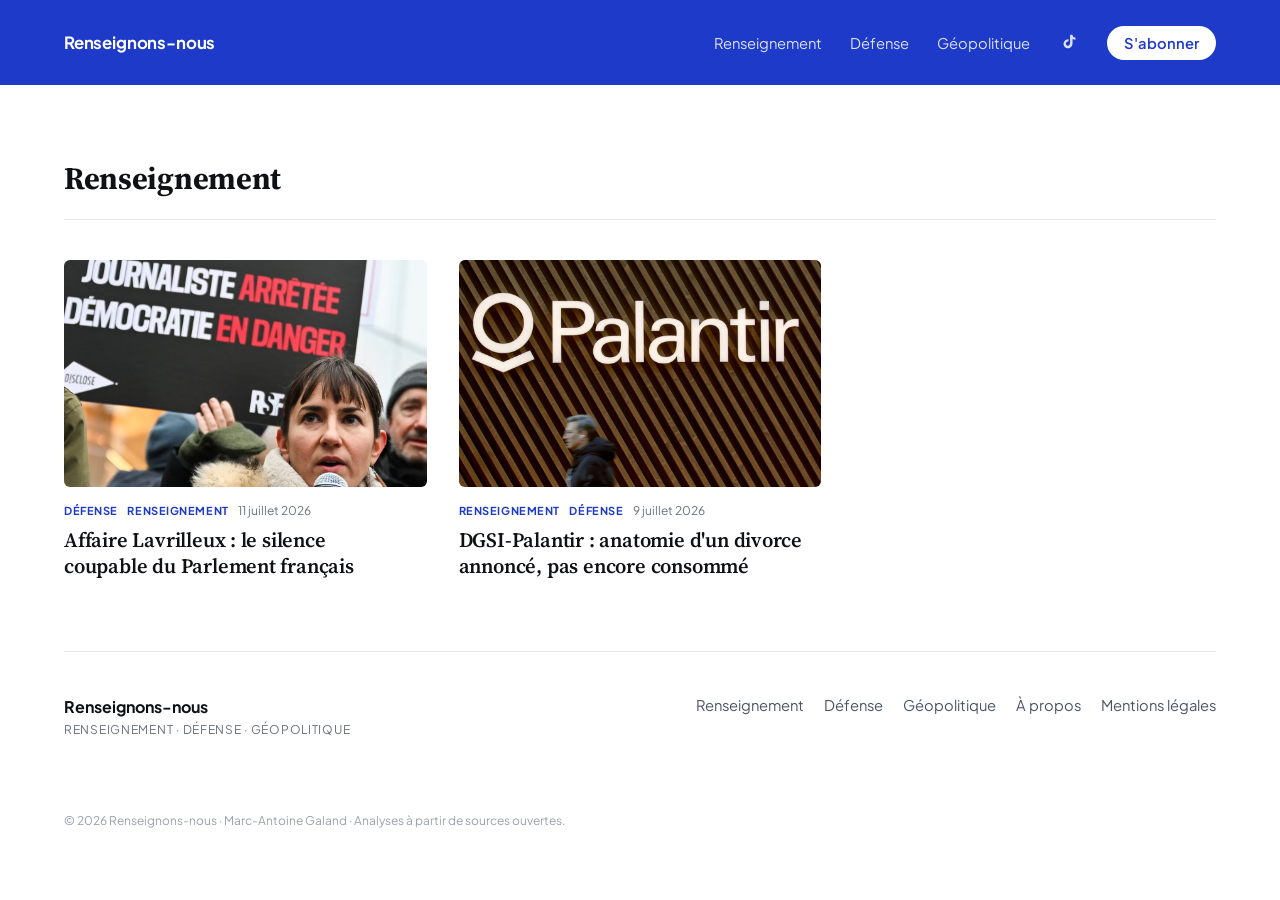
<file: renseignement/index.html>
<!DOCTYPE html>
<html lang="fr">
<head>
<meta charset="UTF-8" />
<meta name="viewport" content="width=device-width, initial-scale=1.0" />
<meta name="theme-color" content="#1e3ac9" />
<title>Renseignement — Renseignons-nous</title>
<meta name="description" content="Tous les articles de la rubrique Renseignement sur Renseignons-nous, à partir de sources ouvertes." />
<link rel="canonical" href="https://renseignonsnous.fr/renseignement/" />
<link rel="icon" type="image/png" href="../favicon.png?v=3" />
<link rel="apple-touch-icon" href="../apple-touch-icon.png" />
<link rel="alternate" type="application/rss+xml" title="Renseignons-nous" href="../rss.xml" />
<meta name="robots" content="index, follow, max-image-preview:large" />
<meta name="google-site-verification" content="KW1v2K5KYZrWDT2IcsFhilKl_P2Sg0bY9UvZ7qrCqeo" />
<meta property="og:site_name" content="Renseignons-nous" />
<meta property="og:type" content="website" />
<meta property="og:title" content="Renseignement — Renseignons-nous" />
<meta property="og:description" content="Tous les articles de la rubrique Renseignement sur Renseignons-nous, à partir de sources ouvertes." />
<meta property="og:url" content="https://renseignonsnous.fr/renseignement/" />
<meta property="og:locale" content="fr_FR" />
<meta name="twitter:card" content="summary_large_image" />
<meta name="twitter:title" content="Renseignement — Renseignons-nous" />
<meta name="twitter:description" content="Tous les articles de la rubrique Renseignement sur Renseignons-nous, à partir de sources ouvertes." />
<link rel="preconnect" href="https://fonts.googleapis.com" />
<link rel="preconnect" href="https://fonts.gstatic.com" crossorigin />
<link href="https://fonts.googleapis.com/css2?family=Instrument+Serif:ital@0;1&family=Plus+Jakarta+Sans:wght@400;500;600;700&family=Source+Serif+4:ital,opsz,wght@0,8..60,400;0,8..60,600;0,8..60,700;1,8..60,400&display=swap" rel="stylesheet" />
<style>:root{ --ink:#0f1115; --muted:#6b7280; --line:#e6e8ec; --blue:#1e3ac9; --blueink:#16268f; }
*{box-sizing:border-box}
html{scroll-behavior:smooth}
body{margin:0;background:#fff;color:var(--ink);font-family:'Plus Jakarta Sans',system-ui,sans-serif;-webkit-font-smoothing:antialiased;text-rendering:optimizeLegibility}
a{text-decoration:none;color:inherit}
h1,h2,h3{text-wrap:balance;margin:0}
p{margin:0}
:focus-visible{outline:2px solid var(--blue);outline-offset:2px;border-radius:3px}
::selection{background:var(--blue);color:#fff}
img{display:block}

/* Masthead */
.masthead{background:var(--blue);color:#fff;padding:1.6rem 0 5rem}
.masthead.compact{padding:1.6rem 0}
.mast-bar{max-width:1200px;margin:0 auto;padding:0 1.5rem;display:flex;align-items:center;justify-content:space-between;gap:1rem}
.wordmark{font-weight:700;font-size:1.05rem;letter-spacing:-.01em;color:#fff}
.mast-nav{display:flex;align-items:center;gap:1.75rem;font-size:.92rem}
.mast-nav a{color:rgba(255,255,255,.85);transition:color .2s}
.mast-nav a:hover{color:#fff}
.mast-nav a.mast-sub{background:#fff;color:var(--blue);padding:.5rem 1.05rem;border-radius:999px;font-weight:600;transition:background .2s}
.mast-nav a.mast-sub:hover{background:#e9ecff;color:var(--blue)}
.mast-nav a.mast-tt{display:inline-flex;color:rgba(255,255,255,.85);padding:0}
.mast-nav a.mast-tt:hover{color:#fff}
.mast-nav a.mast-tt svg{width:21px;height:21px;display:block}

/* Bandeau TikTok (accueil, sous la newsletter) */
.tiktok-cta{background:#fff;border-top:1px solid var(--line)}
.tk-inner{max-width:1200px;margin:0 auto;padding:2.75rem 1.5rem;display:flex;align-items:center;gap:1.5rem;flex-wrap:wrap}
.tk-logo{flex:none;width:46px;height:46px;color:var(--blue)}
.tk-logo svg{width:100%;height:100%;display:block}
.tk-text{flex:1;min-width:240px}
.tk-eyebrow{font-size:12px;letter-spacing:.12em;text-transform:uppercase;color:var(--blue);font-weight:700;margin-bottom:.35rem}
.tk-title{font-family:'Source Serif 4',Georgia,serif;font-size:1.6rem;font-weight:700;letter-spacing:-.01em;line-height:1.1;color:var(--ink)}
.tk-stat{margin-top:.4rem;color:#4b5563;font-size:.98rem}
.tk-btn{margin-left:auto;background:var(--blue);color:#fff;font-weight:700;padding:.85rem 1.5rem;border-radius:999px;white-space:nowrap;transition:transform .2s,background .2s}
.tk-btn:hover{transform:translateY(-1px);background:var(--blueink)}
@media(max-width:640px){ .tk-btn{margin-left:0} }
.mast-lede{max-width:1200px;margin:0 auto;padding:5rem 1.5rem 1rem}
.mast-eyebrow{font-size:12px;letter-spacing:.14em;text-transform:uppercase;color:rgba(255,255,255,.72);margin-bottom:1.35rem;font-weight:600}
.mast-title{font-family:'Source Serif 4',Georgia,serif;font-weight:600;font-size:clamp(2.5rem,6vw,4.7rem);line-height:1.02;letter-spacing:-.02em;max-width:15ch}
.mast-title em{font-family:'Instrument Serif',Georgia,serif;font-style:italic;font-weight:400}
.mast-desc{margin-top:1.6rem;max-width:48ch;font-size:1.06rem;line-height:1.55;color:rgba(255,255,255,.82)}
@media(max-width:640px){ .mast-nav a:not(.mast-sub){display:none} }

/* Article à la une dans le masthead */
.mast-lede.with-feature{display:grid;grid-template-columns:1fr;gap:2.5rem;align-items:center}
@media(min-width:840px){
  .mast-lede.with-feature{grid-template-columns:1.15fr .85fr;gap:3rem;padding-top:2.5rem}
  .mast-lede.with-feature .mast-title{font-size:clamp(3rem,5vw,5rem)}
  .mast-lede.with-feature .mast-desc{font-size:1.2rem;max-width:38ch}
  .mast-lede.with-feature .mast-eyebrow{font-size:13px}
}
.mast-feature{display:block;background:#fff;color:var(--ink);border-radius:14px;overflow:hidden;box-shadow:0 26px 60px -26px rgba(0,0,0,.5);transition:transform .3s ease}
.mast-feature:hover{transform:translateY(-4px)}
.mf-media{aspect-ratio:16/9;background:#dfe3ea;overflow:hidden}
.mf-media img{width:100%;height:100%;object-fit:cover;transition:transform .6s cubic-bezier(.2,.7,.2,1)}
.mast-feature:hover .mf-media img{transform:scale(1.03)}
.mf-body{padding:1.15rem 1.35rem 1.4rem}
.mf-badge{display:inline-block;font-size:11px;font-weight:700;letter-spacing:.08em;text-transform:uppercase;color:#fff;background:var(--blue);padding:.28rem .65rem;border-radius:999px}
.mf-title{font-family:'Source Serif 4',Georgia,serif;font-size:1.4rem;line-height:1.2;letter-spacing:-.01em;color:var(--ink);margin:.75rem 0 0;font-weight:700}
.mf-meta{margin-top:.55rem;font-size:12px;letter-spacing:.02em;text-transform:uppercase;color:var(--blue);font-weight:600}

/* Section articles */
.wrap{max-width:1200px;margin:0 auto;padding:4.5rem 1.5rem}
.sec-head{display:flex;align-items:flex-end;justify-content:space-between;flex-wrap:wrap;gap:1.25rem;margin-bottom:2.5rem;border-bottom:1px solid var(--line);padding-bottom:1.25rem}
.sec-title{font-family:'Source Serif 4',Georgia,serif;font-size:1.95rem;font-weight:700;letter-spacing:-.01em}
.filters{display:flex;gap:.3rem;flex-wrap:wrap}
.filter-btn{font-family:inherit;font-size:.85rem;padding:.42rem .9rem;border-radius:999px;color:#4b5563;background:transparent;border:1px solid transparent;cursor:pointer;transition:all .2s}
.filter-btn:hover{color:var(--ink);background:#f4f5f7}
.filter-btn.is-active{background:var(--blue);color:#fff}

#grid{display:grid;grid-template-columns:repeat(auto-fill,minmax(300px,1fr));gap:2.75rem 2rem}
.article-card{cursor:pointer;display:flex;flex-direction:column;color:inherit}
.article-card.is-hidden{display:none}
.card-media{overflow:hidden;border-radius:6px;background:#eef0f3;aspect-ratio:16/10}
.card-media img{width:100%;height:100%;object-fit:cover;transition:transform .6s cubic-bezier(.2,.7,.2,1)}
.article-card:hover .card-media img{transform:scale(1.03)}
.card-body{padding-top:1rem}
.card-meta{display:flex;align-items:center;gap:.6rem;margin-bottom:.55rem;flex-wrap:wrap}
.card-date{font-size:12px;color:var(--muted)}
.tag{font-size:11px;font-weight:700;letter-spacing:.05em;text-transform:uppercase;color:var(--blue)}
.card-title{font-family:'Source Serif 4',Georgia,serif;font-size:1.28rem;line-height:1.28;font-weight:600;letter-spacing:-.01em}
.article-card:hover .card-title{text-decoration:underline;text-underline-offset:3px;text-decoration-thickness:1px}
.card-dek{margin-top:.55rem;font-size:.95rem;line-height:1.55;color:#4b5563}
.empty-state{text-align:center;color:var(--muted);padding:4.5rem 1rem;font-size:1.05rem;font-family:'Source Serif 4',Georgia,serif}

/* Newsletter */
.nl{background:#f4f5f7;border-top:1px solid var(--line)}
.nl-inner{max-width:1200px;margin:0 auto;padding:4rem 1.5rem;display:grid;gap:2rem;grid-template-columns:1fr;align-items:center}
@media(min-width:768px){.nl-inner{grid-template-columns:1.15fr 1fr}}
.nl-eyebrow{font-size:12px;letter-spacing:.12em;text-transform:uppercase;color:var(--blue);font-weight:700;margin-bottom:.7rem}
.nl-title{font-family:'Source Serif 4',Georgia,serif;font-size:1.9rem;font-weight:700;letter-spacing:-.01em;line-height:1.15}
.nl-desc{margin-top:.75rem;color:#4b5563}
.nl-form{display:flex;gap:.5rem;flex-wrap:wrap}
.nl-form input{flex:1;min-width:200px;padding:.85rem 1rem;border:1px solid var(--line);border-radius:8px;background:#fff;font-size:.95rem;color:var(--ink);font-family:inherit}
.nl-form input:focus{outline:none;border-color:var(--blue)}
.nl-form button{padding:.85rem 1.4rem;border-radius:8px;background:var(--blue);color:#fff;font-weight:600;cursor:pointer;white-space:nowrap;border:0;font-family:inherit;font-size:.95rem;transition:background .2s}
.nl-form button:hover{background:var(--blueink)}
.nl-done{margin-top:.25rem;padding:.85rem 1rem;background:#eef1ff;border:1px solid var(--blue);border-radius:8px;color:var(--blueink);font-weight:600;font-size:.95rem}

/* Footer */
.ft{max-width:1200px;margin:0 auto;padding:0 1.5rem 1rem}
.ft-inner{display:flex;justify-content:space-between;flex-wrap:wrap;gap:1.5rem;border-top:1px solid var(--line);padding-top:2.75rem}
.ft-word{font-weight:700}
.ft-tag{font-size:12px;letter-spacing:.06em;text-transform:uppercase;color:var(--muted);margin-top:.3rem}
.ft-social{display:flex;gap:.85rem;margin-top:1.1rem}
.ft-social a{color:#9aa1ab;transition:color .2s,transform .2s}
.ft-social a:hover{color:var(--blue);transform:translateY(-1px)}
.ft-social svg{width:22px;height:22px;display:block}
.ft-links{display:flex;gap:1.25rem;font-size:.92rem;flex-wrap:wrap}
.ft-links a{color:#4b5563;transition:color .2s}
.ft-links a:hover{color:var(--blue)}
.ft-legal{max-width:1200px;margin:2.25rem auto 0;padding:1.5rem 1.5rem 2.5rem;font-size:12px;color:#9aa1ab}

/* « À lire aussi » en bas d'article */
.related{max-width:1100px;margin:0 auto;padding:0 1.5rem 5rem}
.related-title{font-family:'Source Serif 4',Georgia,serif;font-size:1.5rem;font-weight:700;letter-spacing:-.01em;margin:0 0 1.75rem;padding-top:2.5rem;border-top:1px solid var(--line)}
.related-grid{display:grid;grid-template-columns:repeat(auto-fill,minmax(250px,1fr));gap:2rem 1.75rem}

/* Pages statiques (À propos, mentions légales) */
.page{max-width:720px;margin:0 auto;padding:3.5rem 1.5rem 6rem}
.page-title{font-family:'Source Serif 4',Georgia,serif;font-weight:700;font-size:clamp(1.9rem,4vw,2.8rem);line-height:1.1;letter-spacing:-.015em;margin-bottom:1.75rem}
.page-body{font-family:'Source Serif 4',Georgia,serif;font-size:1.12rem;line-height:1.75;color:#24303f}
.page-body p{margin:0 0 1.4rem}
.page-body p.lead{font-size:1.28rem;color:var(--ink);line-height:1.5;margin-bottom:1.8rem}
.page-body h2{font-family:'Plus Jakarta Sans',sans-serif;font-size:1.25rem;font-weight:700;color:var(--ink);margin:2.5rem 0 .9rem;letter-spacing:-.01em}
.page-body a{color:var(--blue);text-decoration:underline;text-underline-offset:2px}
.page-body strong{font-weight:700;color:var(--ink)}
.page-body em{font-style:italic}

/* Page article */
.article-page{max-width:760px;margin:0 auto;padding:3rem 1.5rem 6rem}
.article-back{display:inline-flex;align-items:center;gap:.4rem;color:var(--blue);font-size:.9rem;font-weight:500;margin-bottom:1.75rem}
.article-back:hover{text-decoration:underline;text-underline-offset:3px}
.article-meta-top{display:flex;align-items:center;gap:.7rem;margin-bottom:1rem;flex-wrap:wrap}
.article-date{font-size:13px;color:var(--muted)}
.article-title{font-family:'Source Serif 4',Georgia,serif;font-weight:700;font-size:clamp(1.9rem,4vw,2.9rem);line-height:1.08;letter-spacing:-.015em}
.article-dek{margin-top:1rem;font-family:'Source Serif 4',Georgia,serif;font-size:1.2rem;color:#4b5563;line-height:1.5}
.article-hero{margin:2rem 0}
.article-hero img{display:block;width:100%;height:auto;max-height:62vh;object-fit:cover;border-radius:8px;background:#eef0f3}
.article-hero figcaption{margin-top:.6rem;font-size:.85rem;line-height:1.45;color:var(--muted)}
.article-body{font-family:'Source Serif 4',Georgia,serif;font-size:1.16rem;line-height:1.8;color:#24303f;margin-top:1.5rem}
.article-body p{margin:0 0 1.5rem}
.article-body p.lead{font-size:1.32rem;color:var(--ink);line-height:1.55;margin-bottom:2rem}
.article-body p.lead::first-letter{font-family:'Instrument Serif',Georgia,serif;font-size:3.6em;line-height:.8;float:left;padding:.08em .12em 0 0;color:var(--blue)}
.article-body h2{font-family:'Plus Jakarta Sans',sans-serif;font-size:1.35rem;font-weight:700;margin:2.75rem 0 1rem;letter-spacing:-.01em;color:var(--ink)}
.article-body h2::before{content:"";display:block;width:2rem;height:2px;background:var(--blue);margin-bottom:.85rem;border-radius:2px}
.article-body h3{font-family:'Plus Jakarta Sans',sans-serif;font-size:1.15rem;font-weight:700;margin:2rem 0 .75rem;color:var(--ink)}
.article-body em{font-style:italic}
.article-body strong{font-weight:700;color:var(--ink)}
.article-body a{color:var(--blue);text-decoration:underline;text-underline-offset:2px}
.article-body img{max-width:100%;height:auto;border-radius:8px;margin:1.5rem 0}
.article-body figure{margin:1.5rem 0}
.article-body figcaption{font-size:.85rem;color:var(--muted);margin-top:.5rem;text-align:center}
.article-body ul,.article-body ol{margin:0 0 1.5rem 1.25rem;padding:0}
.article-body li{margin:.35rem 0}
.article-body blockquote{margin:2rem 0;padding:1rem 1.5rem;border-left:2px solid var(--blue);background:#f4f5f7;border-radius:0 8px 8px 0;font-style:italic;color:var(--ink)}
.article-body hr{border:0;height:1px;background:var(--line);width:40%;margin:2.75rem auto}
.article-body .note{margin:2rem 0;padding:1.1rem 1.45rem;background:#f4f5f7;border-left:3px solid var(--blue);border-radius:0 10px 10px 0}
.article-body .note-label{font-family:'Plus Jakarta Sans',sans-serif;font-size:12px;font-weight:700;letter-spacing:.06em;text-transform:uppercase;color:var(--blue);margin:0 0 .4rem}
.article-body .note p:last-child{margin:0;font-size:1.02rem;line-height:1.6}
.article-body .embed{position:relative;padding-top:56.25%;margin:2rem 0;border-radius:8px;overflow:hidden;background:#000}
.article-body .embed iframe{position:absolute;inset:0;width:100%;height:100%;border:0}
.article-body .twitter-tweet{margin:2rem auto !important}
.article-signature{margin-top:3.5rem;padding-top:2rem;border-top:1px solid var(--line);text-align:center}
.article-signature .sig-rule{display:block;width:48px;height:2px;background:var(--blue);margin:0 auto 1.25rem;border-radius:2px}
.article-signature .sig-name{font-family:'Source Serif 4',Georgia,serif;font-weight:700}
.article-signature .sig-pub{font-size:12px;letter-spacing:.08em;text-transform:uppercase;color:var(--blue);margin-top:.4rem}

::-webkit-scrollbar{width:9px;height:9px}
::-webkit-scrollbar-thumb{background:#d3d7de;border-radius:999px;border:2px solid #fff}
::-webkit-scrollbar-thumb:hover{background:var(--blue)}
</style>
</head>
<body>
<header class="masthead compact">
  <div class="mast-bar">
    <a href="../" class="wordmark">Renseignons-nous</a>
    <nav class="mast-nav" aria-label="Rubriques">
      <a href="../renseignement/">Renseignement</a>
      <a href="../defense/">Défense</a>
      <a href="../geopolitique/">Géopolitique</a>
      <a href="https://www.tiktok.com/@renseignonsnous" target="_blank" rel="noopener" class="mast-tt" aria-label="TikTok">
        <svg viewBox="0 0 24 24" fill="currentColor"><path d="M16.5 3c.31 2.06 1.46 3.29 3.46 3.42v2.32c-1.16.11-2.17-.27-3.35-.99v4.86c0 6.18-6.74 8.11-9.45 3.68-1.74-2.85-.67-7.85 4.92-8.05v2.44c-.43.07-.88.18-1.3.32-1.24.42-1.95 1.21-1.75 2.6.37 2.66 5.25 3.45 4.84-1.77V3.01h2.63Z"/></svg>
      </a>
      <a href="../#newsletter" class="mast-sub">S'abonner</a>
    </nav>
  </div>
</header>
<main class="wrap">
  <div class="sec-head">
    <h2 class="sec-title">Renseignement</h2>
  </div>
  <div id="grid">
      <a class="article-card" data-cat="defense renseignement" href="../article/affaire-ariane-lavrilleux-secret-sources-presse-parlement/">
        <div class="card-media"><img src="/content/images/7df83b3_ftp-import-images-1-cpx0sy7jjgxm-5762028-01-06.avif" alt="Affaire Lavrilleux : le silence coupable du Parlement français" loading="lazy"/></div>
        <div class="card-body">
          <div class="card-meta"><span class="tag">Défense</span><span class="tag">Renseignement</span><p class="card-date">11 juillet 2026</p></div>
          <h3 class="card-title">Affaire Lavrilleux : le silence coupable du Parlement français</h3>
        </div>
      </a>

      <a class="article-card" data-cat="renseignement defense" href="../article/dgsi-palantir-anatomie-d-un-divorce-annonce-pas-encore-consomme-1/">
        <div class="card-media"><img src="/content/images/0603988146787-web-tete%20%281%29.jpg" alt="DGSI-Palantir : anatomie d&#x27;un divorce annoncé, pas encore consommé" loading="lazy"/></div>
        <div class="card-body">
          <div class="card-meta"><span class="tag">Renseignement</span><span class="tag">Défense</span><p class="card-date">9 juillet 2026</p></div>
          <h3 class="card-title">DGSI-Palantir : anatomie d&#x27;un divorce annoncé, pas encore consommé</h3>
        </div>
      </a>
  </div>
  
</main>
<footer>
  <div class="ft">
    <div class="ft-inner">
      <div>
        <p class="ft-word">Renseignons-nous</p>
        <p class="ft-tag">Renseignement · Défense · Géopolitique</p>
      </div>
      <nav class="ft-links" aria-label="Pied de page">
        <a href="../renseignement/">Renseignement</a>
        <a href="../defense/">Défense</a>
        <a href="../geopolitique/">Géopolitique</a>
        <a href="../a-propos/">À propos</a>
        <a href="../mentions-legales/">Mentions légales</a>
      </nav>
    </div>
  </div>
  <div class="ft-legal">© 2026 Renseignons-nous · Marc-Antoine Galand · Analyses à partir de sources ouvertes.</div>
</footer>

</body>
</html>
</file>
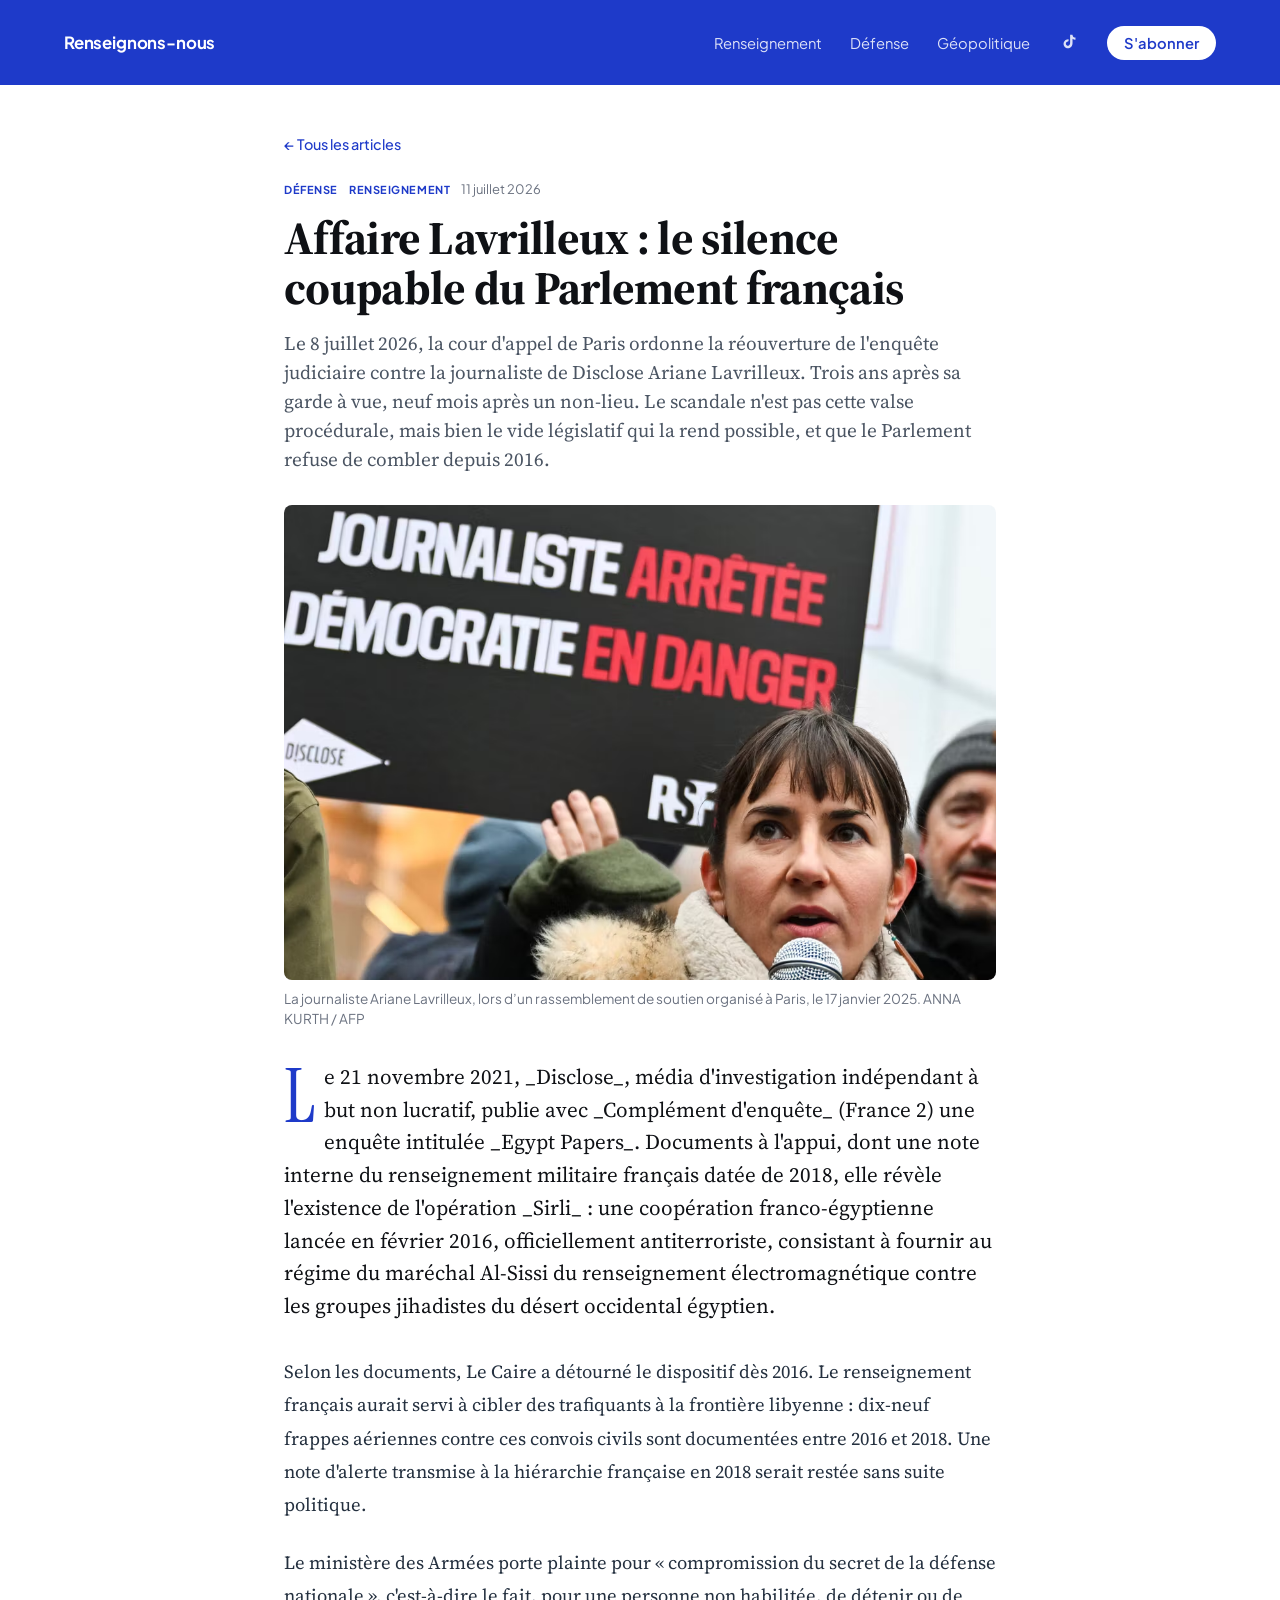
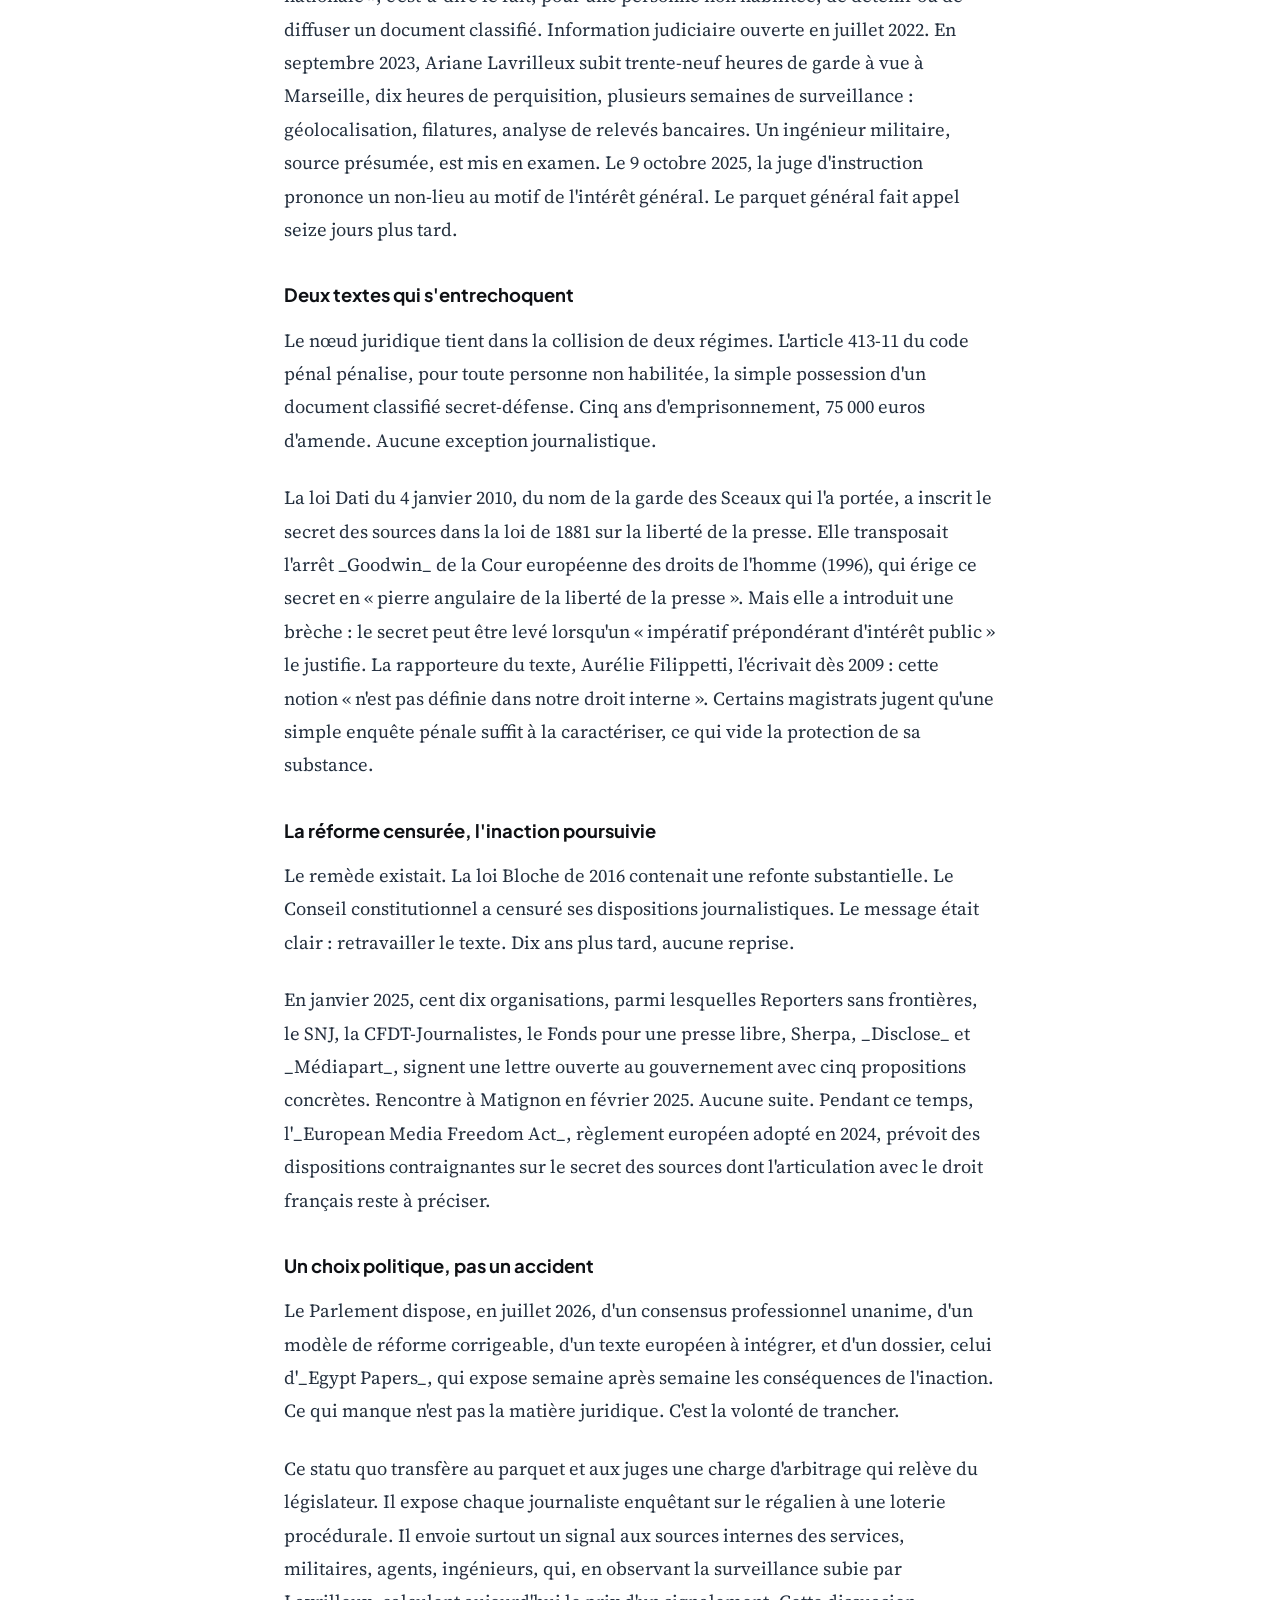
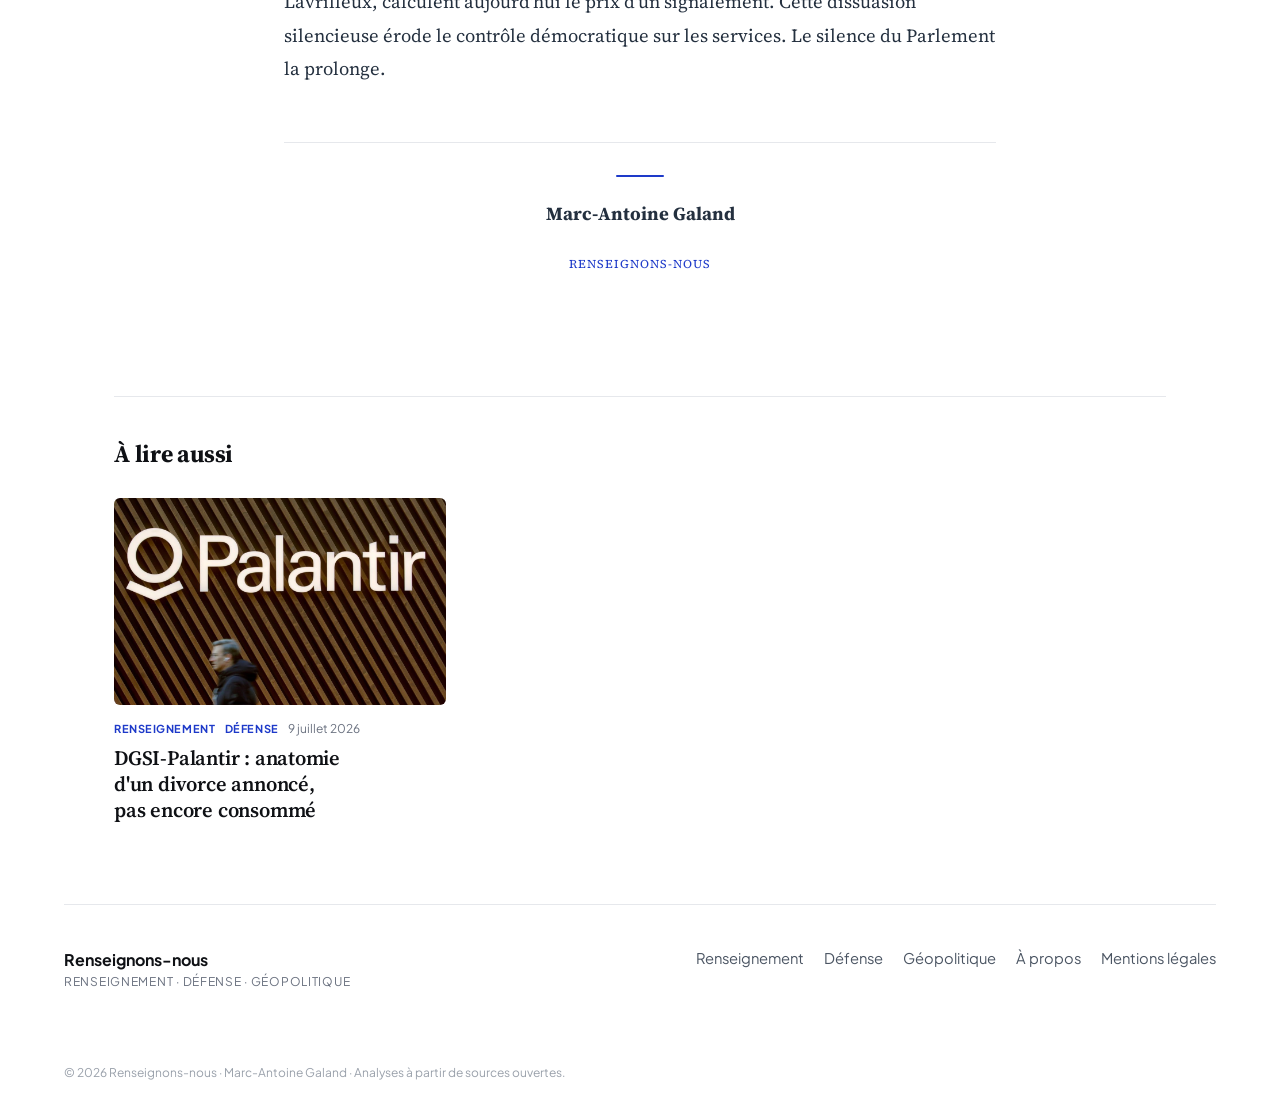
<file: article/affaire-ariane-lavrilleux-secret-sources-presse-parlement/index.html>
<!DOCTYPE html>
<html lang="fr">
<head>
<meta charset="UTF-8" />
<meta name="viewport" content="width=device-width, initial-scale=1.0" />
<meta name="theme-color" content="#1e3ac9" />
<title>Affaire Lavrilleux : le silence coupable du Parlement - Renseignons-nous — Renseignons-nous</title>
<meta name="description" content="La réouverture de l&#x27;enquête sur la journaliste Ariane Lavrilleux souligne l&#x27;inaction coupable du Parlement pour protéger le secret des sources." />
<link rel="canonical" href="https://renseignonsnous.fr/article/affaire-ariane-lavrilleux-secret-sources-presse-parlement/" />
<link rel="icon" type="image/png" href="../../favicon.png?v=3" />
<link rel="apple-touch-icon" href="../../apple-touch-icon.png" />
<link rel="alternate" type="application/rss+xml" title="Renseignons-nous" href="../../rss.xml" />
<meta name="robots" content="index, follow, max-image-preview:large" />
<meta name="google-site-verification" content="KW1v2K5KYZrWDT2IcsFhilKl_P2Sg0bY9UvZ7qrCqeo" />
<meta property="og:site_name" content="Renseignons-nous" />
<meta property="og:type" content="article" />
<meta property="og:title" content="Affaire Lavrilleux : le silence coupable du Parlement - Renseignons-nous — Renseignons-nous" />
<meta property="og:description" content="La réouverture de l&#x27;enquête sur la journaliste Ariane Lavrilleux souligne l&#x27;inaction coupable du Parlement pour protéger le secret des sources." />
<meta property="og:url" content="https://renseignonsnous.fr/article/affaire-ariane-lavrilleux-secret-sources-presse-parlement/" />
<meta property="og:locale" content="fr_FR" />
<meta name="twitter:card" content="summary_large_image" />
<meta name="twitter:title" content="Affaire Lavrilleux : le silence coupable du Parlement - Renseignons-nous — Renseignons-nous" />
<meta name="twitter:description" content="La réouverture de l&#x27;enquête sur la journaliste Ariane Lavrilleux souligne l&#x27;inaction coupable du Parlement pour protéger le secret des sources." />
<meta property="og:image" content="https://renseignonsnous.fr/content/images/7df83b3_ftp-import-images-1-cpx0sy7jjgxm-5762028-01-06.avif" />
<meta name="twitter:image" content="https://renseignonsnous.fr/content/images/7df83b3_ftp-import-images-1-cpx0sy7jjgxm-5762028-01-06.avif" />
<meta property="article:published_time" content="2026-07-11" />
<link rel="preconnect" href="https://fonts.googleapis.com" />
<link rel="preconnect" href="https://fonts.gstatic.com" crossorigin />
<link href="https://fonts.googleapis.com/css2?family=Instrument+Serif:ital@0;1&family=Plus+Jakarta+Sans:wght@400;500;600;700&family=Source+Serif+4:ital,opsz,wght@0,8..60,400;0,8..60,600;0,8..60,700;1,8..60,400&display=swap" rel="stylesheet" />
<style>:root{ --ink:#0f1115; --muted:#6b7280; --line:#e6e8ec; --blue:#1e3ac9; --blueink:#16268f; }
*{box-sizing:border-box}
html{scroll-behavior:smooth}
body{margin:0;background:#fff;color:var(--ink);font-family:'Plus Jakarta Sans',system-ui,sans-serif;-webkit-font-smoothing:antialiased;text-rendering:optimizeLegibility}
a{text-decoration:none;color:inherit}
h1,h2,h3{text-wrap:balance;margin:0}
p{margin:0}
:focus-visible{outline:2px solid var(--blue);outline-offset:2px;border-radius:3px}
::selection{background:var(--blue);color:#fff}
img{display:block}

/* Masthead */
.masthead{background:var(--blue);color:#fff;padding:1.6rem 0 5rem}
.masthead.compact{padding:1.6rem 0}
.mast-bar{max-width:1200px;margin:0 auto;padding:0 1.5rem;display:flex;align-items:center;justify-content:space-between;gap:1rem}
.wordmark{font-weight:700;font-size:1.05rem;letter-spacing:-.01em;color:#fff}
.mast-nav{display:flex;align-items:center;gap:1.75rem;font-size:.92rem}
.mast-nav a{color:rgba(255,255,255,.85);transition:color .2s}
.mast-nav a:hover{color:#fff}
.mast-nav a.mast-sub{background:#fff;color:var(--blue);padding:.5rem 1.05rem;border-radius:999px;font-weight:600;transition:background .2s}
.mast-nav a.mast-sub:hover{background:#e9ecff;color:var(--blue)}
.mast-nav a.mast-tt{display:inline-flex;color:rgba(255,255,255,.85);padding:0}
.mast-nav a.mast-tt:hover{color:#fff}
.mast-nav a.mast-tt svg{width:21px;height:21px;display:block}

/* Bandeau TikTok (accueil, sous la newsletter) */
.tiktok-cta{background:#fff;border-top:1px solid var(--line)}
.tk-inner{max-width:1200px;margin:0 auto;padding:2.75rem 1.5rem;display:flex;align-items:center;gap:1.5rem;flex-wrap:wrap}
.tk-logo{flex:none;width:46px;height:46px;color:var(--blue)}
.tk-logo svg{width:100%;height:100%;display:block}
.tk-text{flex:1;min-width:240px}
.tk-eyebrow{font-size:12px;letter-spacing:.12em;text-transform:uppercase;color:var(--blue);font-weight:700;margin-bottom:.35rem}
.tk-title{font-family:'Source Serif 4',Georgia,serif;font-size:1.6rem;font-weight:700;letter-spacing:-.01em;line-height:1.1;color:var(--ink)}
.tk-stat{margin-top:.4rem;color:#4b5563;font-size:.98rem}
.tk-btn{margin-left:auto;background:var(--blue);color:#fff;font-weight:700;padding:.85rem 1.5rem;border-radius:999px;white-space:nowrap;transition:transform .2s,background .2s}
.tk-btn:hover{transform:translateY(-1px);background:var(--blueink)}
@media(max-width:640px){ .tk-btn{margin-left:0} }
.mast-lede{max-width:1200px;margin:0 auto;padding:5rem 1.5rem 1rem}
.mast-eyebrow{font-size:12px;letter-spacing:.14em;text-transform:uppercase;color:rgba(255,255,255,.72);margin-bottom:1.35rem;font-weight:600}
.mast-title{font-family:'Source Serif 4',Georgia,serif;font-weight:600;font-size:clamp(2.5rem,6vw,4.7rem);line-height:1.02;letter-spacing:-.02em;max-width:15ch}
.mast-title em{font-family:'Instrument Serif',Georgia,serif;font-style:italic;font-weight:400}
.mast-desc{margin-top:1.6rem;max-width:48ch;font-size:1.06rem;line-height:1.55;color:rgba(255,255,255,.82)}
@media(max-width:640px){ .mast-nav a:not(.mast-sub){display:none} }

/* Article à la une dans le masthead */
.mast-lede.with-feature{display:grid;grid-template-columns:1fr;gap:2.5rem;align-items:center}
@media(min-width:840px){
  .mast-lede.with-feature{grid-template-columns:1.15fr .85fr;gap:3rem;padding-top:2.5rem}
  .mast-lede.with-feature .mast-title{font-size:clamp(3rem,5vw,5rem)}
  .mast-lede.with-feature .mast-desc{font-size:1.2rem;max-width:38ch}
  .mast-lede.with-feature .mast-eyebrow{font-size:13px}
}
.mast-feature{display:block;background:#fff;color:var(--ink);border-radius:14px;overflow:hidden;box-shadow:0 26px 60px -26px rgba(0,0,0,.5);transition:transform .3s ease}
.mast-feature:hover{transform:translateY(-4px)}
.mf-media{aspect-ratio:16/9;background:#dfe3ea;overflow:hidden}
.mf-media img{width:100%;height:100%;object-fit:cover;transition:transform .6s cubic-bezier(.2,.7,.2,1)}
.mast-feature:hover .mf-media img{transform:scale(1.03)}
.mf-body{padding:1.15rem 1.35rem 1.4rem}
.mf-badge{display:inline-block;font-size:11px;font-weight:700;letter-spacing:.08em;text-transform:uppercase;color:#fff;background:var(--blue);padding:.28rem .65rem;border-radius:999px}
.mf-title{font-family:'Source Serif 4',Georgia,serif;font-size:1.4rem;line-height:1.2;letter-spacing:-.01em;color:var(--ink);margin:.75rem 0 0;font-weight:700}
.mf-meta{margin-top:.55rem;font-size:12px;letter-spacing:.02em;text-transform:uppercase;color:var(--blue);font-weight:600}

/* Section articles */
.wrap{max-width:1200px;margin:0 auto;padding:4.5rem 1.5rem}
.sec-head{display:flex;align-items:flex-end;justify-content:space-between;flex-wrap:wrap;gap:1.25rem;margin-bottom:2.5rem;border-bottom:1px solid var(--line);padding-bottom:1.25rem}
.sec-title{font-family:'Source Serif 4',Georgia,serif;font-size:1.95rem;font-weight:700;letter-spacing:-.01em}
.filters{display:flex;gap:.3rem;flex-wrap:wrap}
.filter-btn{font-family:inherit;font-size:.85rem;padding:.42rem .9rem;border-radius:999px;color:#4b5563;background:transparent;border:1px solid transparent;cursor:pointer;transition:all .2s}
.filter-btn:hover{color:var(--ink);background:#f4f5f7}
.filter-btn.is-active{background:var(--blue);color:#fff}

#grid{display:grid;grid-template-columns:repeat(auto-fill,minmax(300px,1fr));gap:2.75rem 2rem}
.article-card{cursor:pointer;display:flex;flex-direction:column;color:inherit}
.article-card.is-hidden{display:none}
.card-media{overflow:hidden;border-radius:6px;background:#eef0f3;aspect-ratio:16/10}
.card-media img{width:100%;height:100%;object-fit:cover;transition:transform .6s cubic-bezier(.2,.7,.2,1)}
.article-card:hover .card-media img{transform:scale(1.03)}
.card-body{padding-top:1rem}
.card-meta{display:flex;align-items:center;gap:.6rem;margin-bottom:.55rem;flex-wrap:wrap}
.card-date{font-size:12px;color:var(--muted)}
.tag{font-size:11px;font-weight:700;letter-spacing:.05em;text-transform:uppercase;color:var(--blue)}
.card-title{font-family:'Source Serif 4',Georgia,serif;font-size:1.28rem;line-height:1.28;font-weight:600;letter-spacing:-.01em}
.article-card:hover .card-title{text-decoration:underline;text-underline-offset:3px;text-decoration-thickness:1px}
.card-dek{margin-top:.55rem;font-size:.95rem;line-height:1.55;color:#4b5563}
.empty-state{text-align:center;color:var(--muted);padding:4.5rem 1rem;font-size:1.05rem;font-family:'Source Serif 4',Georgia,serif}

/* Newsletter */
.nl{background:#f4f5f7;border-top:1px solid var(--line)}
.nl-inner{max-width:1200px;margin:0 auto;padding:4rem 1.5rem;display:grid;gap:2rem;grid-template-columns:1fr;align-items:center}
@media(min-width:768px){.nl-inner{grid-template-columns:1.15fr 1fr}}
.nl-eyebrow{font-size:12px;letter-spacing:.12em;text-transform:uppercase;color:var(--blue);font-weight:700;margin-bottom:.7rem}
.nl-title{font-family:'Source Serif 4',Georgia,serif;font-size:1.9rem;font-weight:700;letter-spacing:-.01em;line-height:1.15}
.nl-desc{margin-top:.75rem;color:#4b5563}
.nl-form{display:flex;gap:.5rem;flex-wrap:wrap}
.nl-form input{flex:1;min-width:200px;padding:.85rem 1rem;border:1px solid var(--line);border-radius:8px;background:#fff;font-size:.95rem;color:var(--ink);font-family:inherit}
.nl-form input:focus{outline:none;border-color:var(--blue)}
.nl-form button{padding:.85rem 1.4rem;border-radius:8px;background:var(--blue);color:#fff;font-weight:600;cursor:pointer;white-space:nowrap;border:0;font-family:inherit;font-size:.95rem;transition:background .2s}
.nl-form button:hover{background:var(--blueink)}
.nl-done{margin-top:.25rem;padding:.85rem 1rem;background:#eef1ff;border:1px solid var(--blue);border-radius:8px;color:var(--blueink);font-weight:600;font-size:.95rem}

/* Footer */
.ft{max-width:1200px;margin:0 auto;padding:0 1.5rem 1rem}
.ft-inner{display:flex;justify-content:space-between;flex-wrap:wrap;gap:1.5rem;border-top:1px solid var(--line);padding-top:2.75rem}
.ft-word{font-weight:700}
.ft-tag{font-size:12px;letter-spacing:.06em;text-transform:uppercase;color:var(--muted);margin-top:.3rem}
.ft-social{display:flex;gap:.85rem;margin-top:1.1rem}
.ft-social a{color:#9aa1ab;transition:color .2s,transform .2s}
.ft-social a:hover{color:var(--blue);transform:translateY(-1px)}
.ft-social svg{width:22px;height:22px;display:block}
.ft-links{display:flex;gap:1.25rem;font-size:.92rem;flex-wrap:wrap}
.ft-links a{color:#4b5563;transition:color .2s}
.ft-links a:hover{color:var(--blue)}
.ft-legal{max-width:1200px;margin:2.25rem auto 0;padding:1.5rem 1.5rem 2.5rem;font-size:12px;color:#9aa1ab}

/* « À lire aussi » en bas d'article */
.related{max-width:1100px;margin:0 auto;padding:0 1.5rem 5rem}
.related-title{font-family:'Source Serif 4',Georgia,serif;font-size:1.5rem;font-weight:700;letter-spacing:-.01em;margin:0 0 1.75rem;padding-top:2.5rem;border-top:1px solid var(--line)}
.related-grid{display:grid;grid-template-columns:repeat(auto-fill,minmax(250px,1fr));gap:2rem 1.75rem}

/* Pages statiques (À propos, mentions légales) */
.page{max-width:720px;margin:0 auto;padding:3.5rem 1.5rem 6rem}
.page-title{font-family:'Source Serif 4',Georgia,serif;font-weight:700;font-size:clamp(1.9rem,4vw,2.8rem);line-height:1.1;letter-spacing:-.015em;margin-bottom:1.75rem}
.page-body{font-family:'Source Serif 4',Georgia,serif;font-size:1.12rem;line-height:1.75;color:#24303f}
.page-body p{margin:0 0 1.4rem}
.page-body p.lead{font-size:1.28rem;color:var(--ink);line-height:1.5;margin-bottom:1.8rem}
.page-body h2{font-family:'Plus Jakarta Sans',sans-serif;font-size:1.25rem;font-weight:700;color:var(--ink);margin:2.5rem 0 .9rem;letter-spacing:-.01em}
.page-body a{color:var(--blue);text-decoration:underline;text-underline-offset:2px}
.page-body strong{font-weight:700;color:var(--ink)}
.page-body em{font-style:italic}

/* Page article */
.article-page{max-width:760px;margin:0 auto;padding:3rem 1.5rem 6rem}
.article-back{display:inline-flex;align-items:center;gap:.4rem;color:var(--blue);font-size:.9rem;font-weight:500;margin-bottom:1.75rem}
.article-back:hover{text-decoration:underline;text-underline-offset:3px}
.article-meta-top{display:flex;align-items:center;gap:.7rem;margin-bottom:1rem;flex-wrap:wrap}
.article-date{font-size:13px;color:var(--muted)}
.article-title{font-family:'Source Serif 4',Georgia,serif;font-weight:700;font-size:clamp(1.9rem,4vw,2.9rem);line-height:1.08;letter-spacing:-.015em}
.article-dek{margin-top:1rem;font-family:'Source Serif 4',Georgia,serif;font-size:1.2rem;color:#4b5563;line-height:1.5}
.article-hero{margin:2rem 0}
.article-hero img{display:block;width:100%;height:auto;max-height:62vh;object-fit:cover;border-radius:8px;background:#eef0f3}
.article-hero figcaption{margin-top:.6rem;font-size:.85rem;line-height:1.45;color:var(--muted)}
.article-body{font-family:'Source Serif 4',Georgia,serif;font-size:1.16rem;line-height:1.8;color:#24303f;margin-top:1.5rem}
.article-body p{margin:0 0 1.5rem}
.article-body p.lead{font-size:1.32rem;color:var(--ink);line-height:1.55;margin-bottom:2rem}
.article-body p.lead::first-letter{font-family:'Instrument Serif',Georgia,serif;font-size:3.6em;line-height:.8;float:left;padding:.08em .12em 0 0;color:var(--blue)}
.article-body h2{font-family:'Plus Jakarta Sans',sans-serif;font-size:1.35rem;font-weight:700;margin:2.75rem 0 1rem;letter-spacing:-.01em;color:var(--ink)}
.article-body h2::before{content:"";display:block;width:2rem;height:2px;background:var(--blue);margin-bottom:.85rem;border-radius:2px}
.article-body h3{font-family:'Plus Jakarta Sans',sans-serif;font-size:1.15rem;font-weight:700;margin:2rem 0 .75rem;color:var(--ink)}
.article-body em{font-style:italic}
.article-body strong{font-weight:700;color:var(--ink)}
.article-body a{color:var(--blue);text-decoration:underline;text-underline-offset:2px}
.article-body img{max-width:100%;height:auto;border-radius:8px;margin:1.5rem 0}
.article-body figure{margin:1.5rem 0}
.article-body figcaption{font-size:.85rem;color:var(--muted);margin-top:.5rem;text-align:center}
.article-body ul,.article-body ol{margin:0 0 1.5rem 1.25rem;padding:0}
.article-body li{margin:.35rem 0}
.article-body blockquote{margin:2rem 0;padding:1rem 1.5rem;border-left:2px solid var(--blue);background:#f4f5f7;border-radius:0 8px 8px 0;font-style:italic;color:var(--ink)}
.article-body hr{border:0;height:1px;background:var(--line);width:40%;margin:2.75rem auto}
.article-body .note{margin:2rem 0;padding:1.1rem 1.45rem;background:#f4f5f7;border-left:3px solid var(--blue);border-radius:0 10px 10px 0}
.article-body .note-label{font-family:'Plus Jakarta Sans',sans-serif;font-size:12px;font-weight:700;letter-spacing:.06em;text-transform:uppercase;color:var(--blue);margin:0 0 .4rem}
.article-body .note p:last-child{margin:0;font-size:1.02rem;line-height:1.6}
.article-body .embed{position:relative;padding-top:56.25%;margin:2rem 0;border-radius:8px;overflow:hidden;background:#000}
.article-body .embed iframe{position:absolute;inset:0;width:100%;height:100%;border:0}
.article-body .twitter-tweet{margin:2rem auto !important}
.article-signature{margin-top:3.5rem;padding-top:2rem;border-top:1px solid var(--line);text-align:center}
.article-signature .sig-rule{display:block;width:48px;height:2px;background:var(--blue);margin:0 auto 1.25rem;border-radius:2px}
.article-signature .sig-name{font-family:'Source Serif 4',Georgia,serif;font-weight:700}
.article-signature .sig-pub{font-size:12px;letter-spacing:.08em;text-transform:uppercase;color:var(--blue);margin-top:.4rem}

::-webkit-scrollbar{width:9px;height:9px}
::-webkit-scrollbar-thumb{background:#d3d7de;border-radius:999px;border:2px solid #fff}
::-webkit-scrollbar-thumb:hover{background:var(--blue)}
</style>
<script type="application/ld+json">{"@context": "https://schema.org", "@type": "NewsArticle", "headline": "Affaire Lavrilleux : le silence coupable du Parlement français", "description": "La réouverture de l'enquête sur la journaliste Ariane Lavrilleux souligne l'inaction coupable du Parlement pour protéger le secret des sources.", "mainEntityOfPage": "https://renseignonsnous.fr/article/affaire-ariane-lavrilleux-secret-sources-presse-parlement/", "datePublished": "2026-07-11", "dateModified": "2026-07-11", "author": {"@type": "Person", "name": "Marc-Antoine Galand"}, "publisher": {"@type": "Organization", "name": "Renseignons-nous"}, "image": ["https://renseignonsnous.fr/content/images/7df83b3_ftp-import-images-1-cpx0sy7jjgxm-5762028-01-06.avif"]}</script>
</head>
<body>
<header class="masthead compact">
  <div class="mast-bar">
    <a href="../../" class="wordmark">Renseignons-nous</a>
    <nav class="mast-nav" aria-label="Rubriques">
      <a href="../../renseignement/">Renseignement</a>
      <a href="../../defense/">Défense</a>
      <a href="../../geopolitique/">Géopolitique</a>
      <a href="https://www.tiktok.com/@renseignonsnous" target="_blank" rel="noopener" class="mast-tt" aria-label="TikTok">
        <svg viewBox="0 0 24 24" fill="currentColor"><path d="M16.5 3c.31 2.06 1.46 3.29 3.46 3.42v2.32c-1.16.11-2.17-.27-3.35-.99v4.86c0 6.18-6.74 8.11-9.45 3.68-1.74-2.85-.67-7.85 4.92-8.05v2.44c-.43.07-.88.18-1.3.32-1.24.42-1.95 1.21-1.75 2.6.37 2.66 5.25 3.45 4.84-1.77V3.01h2.63Z"/></svg>
      </a>
      <a href="../../#newsletter" class="mast-sub">S'abonner</a>
    </nav>
  </div>
</header>
<main class="article-page">
  <a class="article-back" href="../../">← Tous les articles</a>
  <div class="article-meta-top"><span class="tag">Défense</span><span class="tag">Renseignement</span><span class="article-date">11 juillet 2026</span></div>
  <h1 class="article-title">Affaire Lavrilleux : le silence coupable du Parlement français</h1>
  <p class="article-dek">Le 8 juillet 2026, la cour d&#x27;appel de Paris ordonne la réouverture de l&#x27;enquête judiciaire contre la journaliste de Disclose Ariane Lavrilleux. Trois ans après sa garde à vue, neuf mois après un non-lieu. Le scandale n&#x27;est pas cette valse procédurale, mais bien le vide législatif qui la rend possible, et que le Parlement refuse de combler depuis 2016.</p>
  <figure class="article-hero"><img src="/content/images/7df83b3_ftp-import-images-1-cpx0sy7jjgxm-5762028-01-06.avif" alt="Affaire Lavrilleux : le silence coupable du Parlement français"/><figcaption>La journaliste Ariane Lavrilleux, lors d’un rassemblement de soutien organisé à Paris, le 17 janvier 2025. ANNA KURTH / AFP</figcaption></figure>
  <div class="article-body">
<p class="lead">Le 21 novembre 2021, _Disclose_, média d&#x27;investigation indépendant à but non lucratif, publie avec _Complément d&#x27;enquête_ (France 2) une enquête intitulée _Egypt Papers_. Documents à l&#x27;appui, dont une note interne du renseignement militaire français datée de 2018, elle révèle l&#x27;existence de l&#x27;opération _Sirli_ : une coopération franco-égyptienne lancée en février 2016, officiellement antiterroriste, consistant à fournir au régime du maréchal Al-Sissi du renseignement électromagnétique contre les groupes jihadistes du désert occidental égyptien.</p>
<p>Selon les documents, Le Caire a détourné le dispositif dès 2016. Le renseignement français aurait servi à cibler des trafiquants à la frontière libyenne : dix-neuf frappes aériennes contre ces convois civils sont documentées entre 2016 et 2018. Une note d&#x27;alerte transmise à la hiérarchie française en 2018 serait restée sans suite politique.</p>
<p>Le ministère des Armées porte plainte pour « compromission du secret de la défense nationale », c&#x27;est-à-dire le fait, pour une personne non habilitée, de détenir ou de diffuser un document classifié. Information judiciaire ouverte en juillet 2022. En septembre 2023, Ariane Lavrilleux subit trente-neuf heures de garde à vue à Marseille, dix heures de perquisition, plusieurs semaines de surveillance : géolocalisation, filatures, analyse de relevés bancaires. Un ingénieur militaire, source présumée, est mis en examen. Le 9 octobre 2025, la juge d&#x27;instruction prononce un non-lieu au motif de l&#x27;intérêt général. Le parquet général fait appel seize jours plus tard.</p>
<h3><strong>Deux textes qui s&#x27;entrechoquent</strong></h3>
<p>Le nœud juridique tient dans la collision de deux régimes. L&#x27;article 413-11 du code pénal pénalise, pour toute personne non habilitée, la simple possession d&#x27;un document classifié secret-défense. Cinq ans d&#x27;emprisonnement, 75 000 euros d&#x27;amende. Aucune exception journalistique.</p>
<p>La loi Dati du 4 janvier 2010, du nom de la garde des Sceaux qui l&#x27;a portée, a inscrit le secret des sources dans la loi de 1881 sur la liberté de la presse. Elle transposait l&#x27;arrêt _Goodwin_ de la Cour européenne des droits de l&#x27;homme (1996), qui érige ce secret en « pierre angulaire de la liberté de la presse ». Mais elle a introduit une brèche : le secret peut être levé lorsqu&#x27;un « impératif prépondérant d&#x27;intérêt public » le justifie. La rapporteure du texte, Aurélie Filippetti, l&#x27;écrivait dès 2009 : cette notion « n&#x27;est pas définie dans notre droit interne ». Certains magistrats jugent qu&#x27;une simple enquête pénale suffit à la caractériser, ce qui vide la protection de sa substance.</p>
<h3><strong>La réforme censurée, l&#x27;inaction poursuivie</strong></h3>
<p>Le remède existait. La loi Bloche de 2016 contenait une refonte substantielle. Le Conseil constitutionnel a censuré ses dispositions journalistiques. Le message était clair : retravailler le texte. Dix ans plus tard, aucune reprise.</p>
<p>En janvier 2025, cent dix organisations, parmi lesquelles Reporters sans frontières, le SNJ, la CFDT-Journalistes, le Fonds pour une presse libre, Sherpa, _Disclose_ et _Médiapart_, signent une lettre ouverte au gouvernement avec cinq propositions concrètes. Rencontre à Matignon en février 2025. Aucune suite. Pendant ce temps, l&#x27;_European Media Freedom Act_, règlement européen adopté en 2024, prévoit des dispositions contraignantes sur le secret des sources dont l&#x27;articulation avec le droit français reste à préciser.</p>
<h3><strong>Un choix politique, pas un accident</strong></h3>
<p>Le Parlement dispose, en juillet 2026, d&#x27;un consensus professionnel unanime, d&#x27;un modèle de réforme corrigeable, d&#x27;un texte européen à intégrer, et d&#x27;un dossier, celui d&#x27;_Egypt Papers_, qui expose semaine après semaine les conséquences de l&#x27;inaction. Ce qui manque n&#x27;est pas la matière juridique. C&#x27;est la volonté de trancher.</p>
<p>Ce statu quo transfère au parquet et aux juges une charge d&#x27;arbitrage qui relève du législateur. Il expose chaque journaliste enquêtant sur le régalien à une loterie procédurale. Il envoie surtout un signal aux sources internes des services, militaires, agents, ingénieurs, qui, en observant la surveillance subie par Lavrilleux, calculent aujourd&#x27;hui le prix d&#x27;un signalement. Cette dissuasion silencieuse érode le contrôle démocratique sur les services. Le silence du Parlement la prolonge.</p>
    <div class="article-signature"><span class="sig-rule"></span><p class="sig-name">Marc-Antoine Galand</p><p class="sig-pub">Renseignons-nous</p></div>
  </div>
</main>
<section class="related">
  <h2 class="related-title">À lire aussi</h2>
  <div class="related-grid">
      <a class="article-card" data-cat="renseignement defense" href="../../article/dgsi-palantir-anatomie-d-un-divorce-annonce-pas-encore-consomme-1/">
        <div class="card-media"><img src="/content/images/0603988146787-web-tete%20%281%29.jpg" alt="DGSI-Palantir : anatomie d&#x27;un divorce annoncé, pas encore consommé" loading="lazy"/></div>
        <div class="card-body">
          <div class="card-meta"><span class="tag">Renseignement</span><span class="tag">Défense</span><p class="card-date">9 juillet 2026</p></div>
          <h3 class="card-title">DGSI-Palantir : anatomie d&#x27;un divorce annoncé, pas encore consommé</h3>
        </div>
      </a>
  </div>
</section>
<footer>
  <div class="ft">
    <div class="ft-inner">
      <div>
        <p class="ft-word">Renseignons-nous</p>
        <p class="ft-tag">Renseignement · Défense · Géopolitique</p>
      </div>
      <nav class="ft-links" aria-label="Pied de page">
        <a href="../../renseignement/">Renseignement</a>
        <a href="../../defense/">Défense</a>
        <a href="../../geopolitique/">Géopolitique</a>
        <a href="../../a-propos/">À propos</a>
        <a href="../../mentions-legales/">Mentions légales</a>
      </nav>
    </div>
  </div>
  <div class="ft-legal">© 2026 Renseignons-nous · Marc-Antoine Galand · Analyses à partir de sources ouvertes.</div>
</footer>

</body>
</html>
</file>
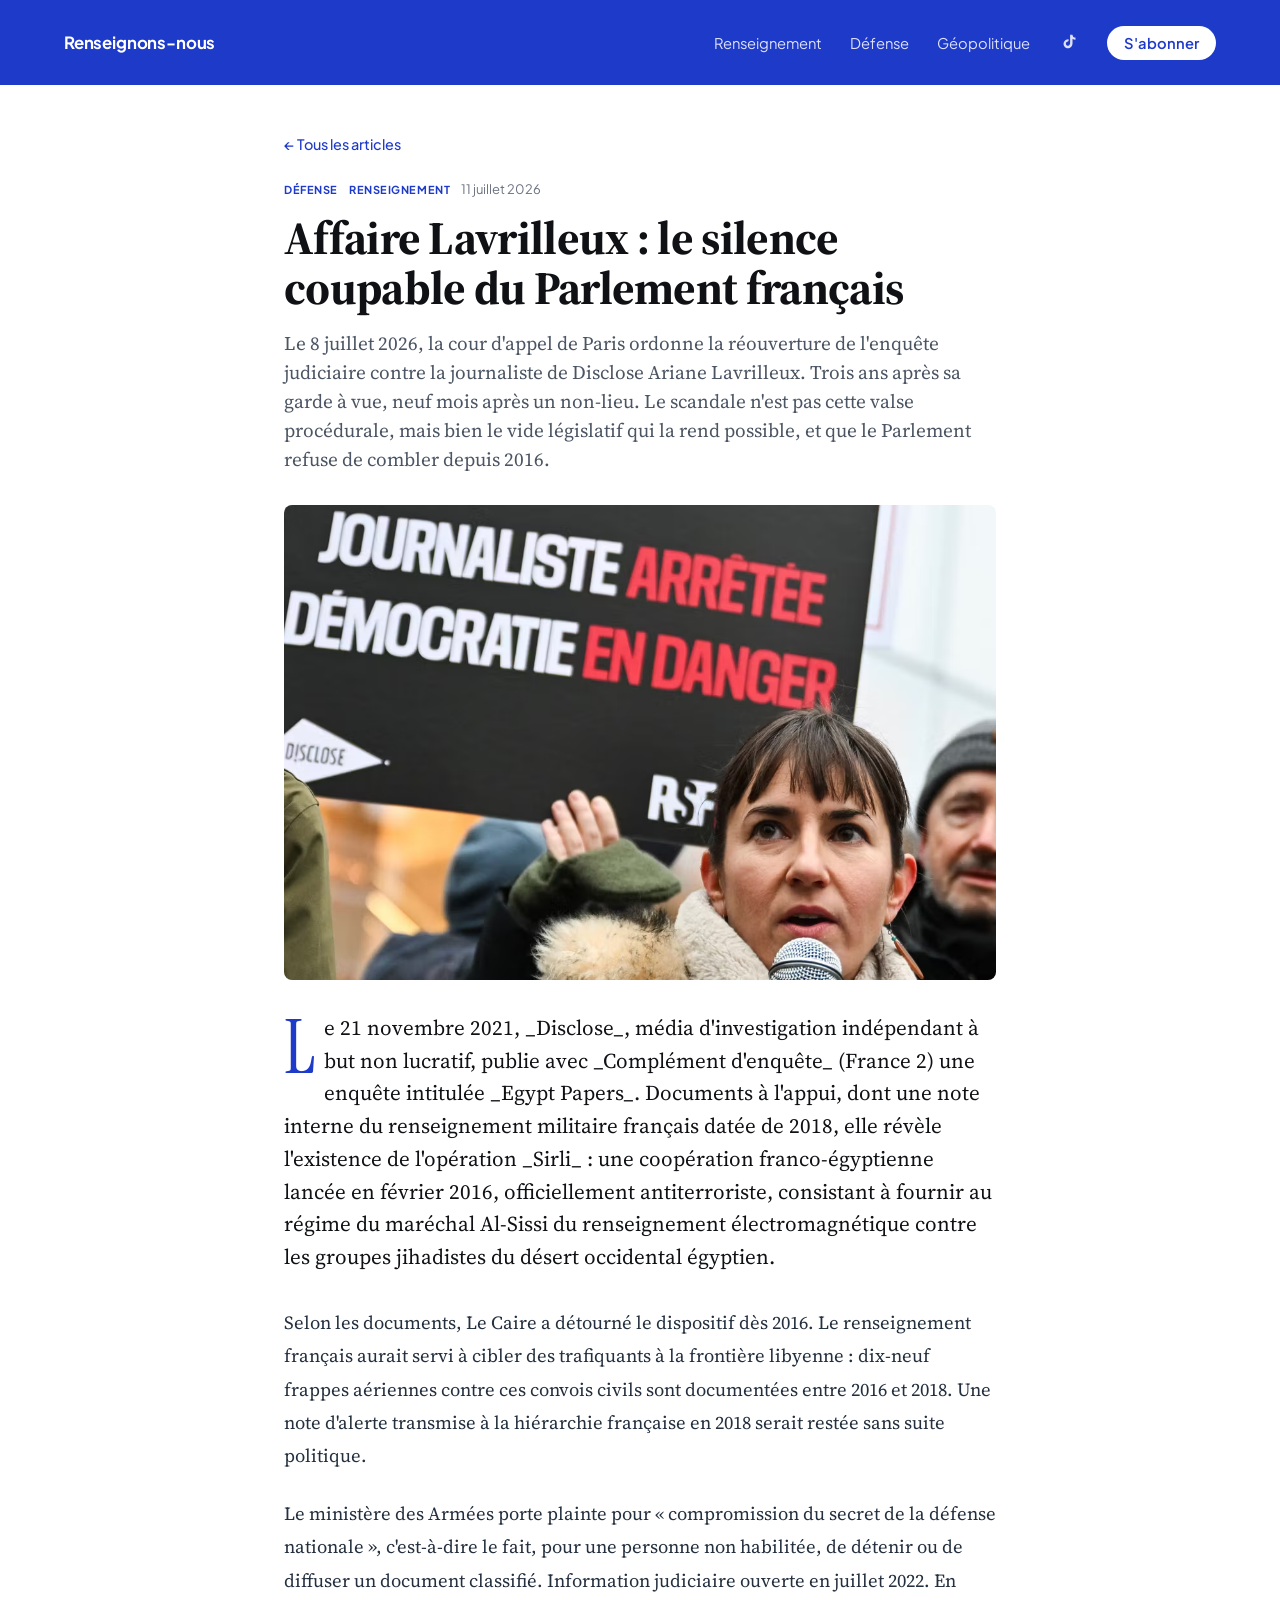
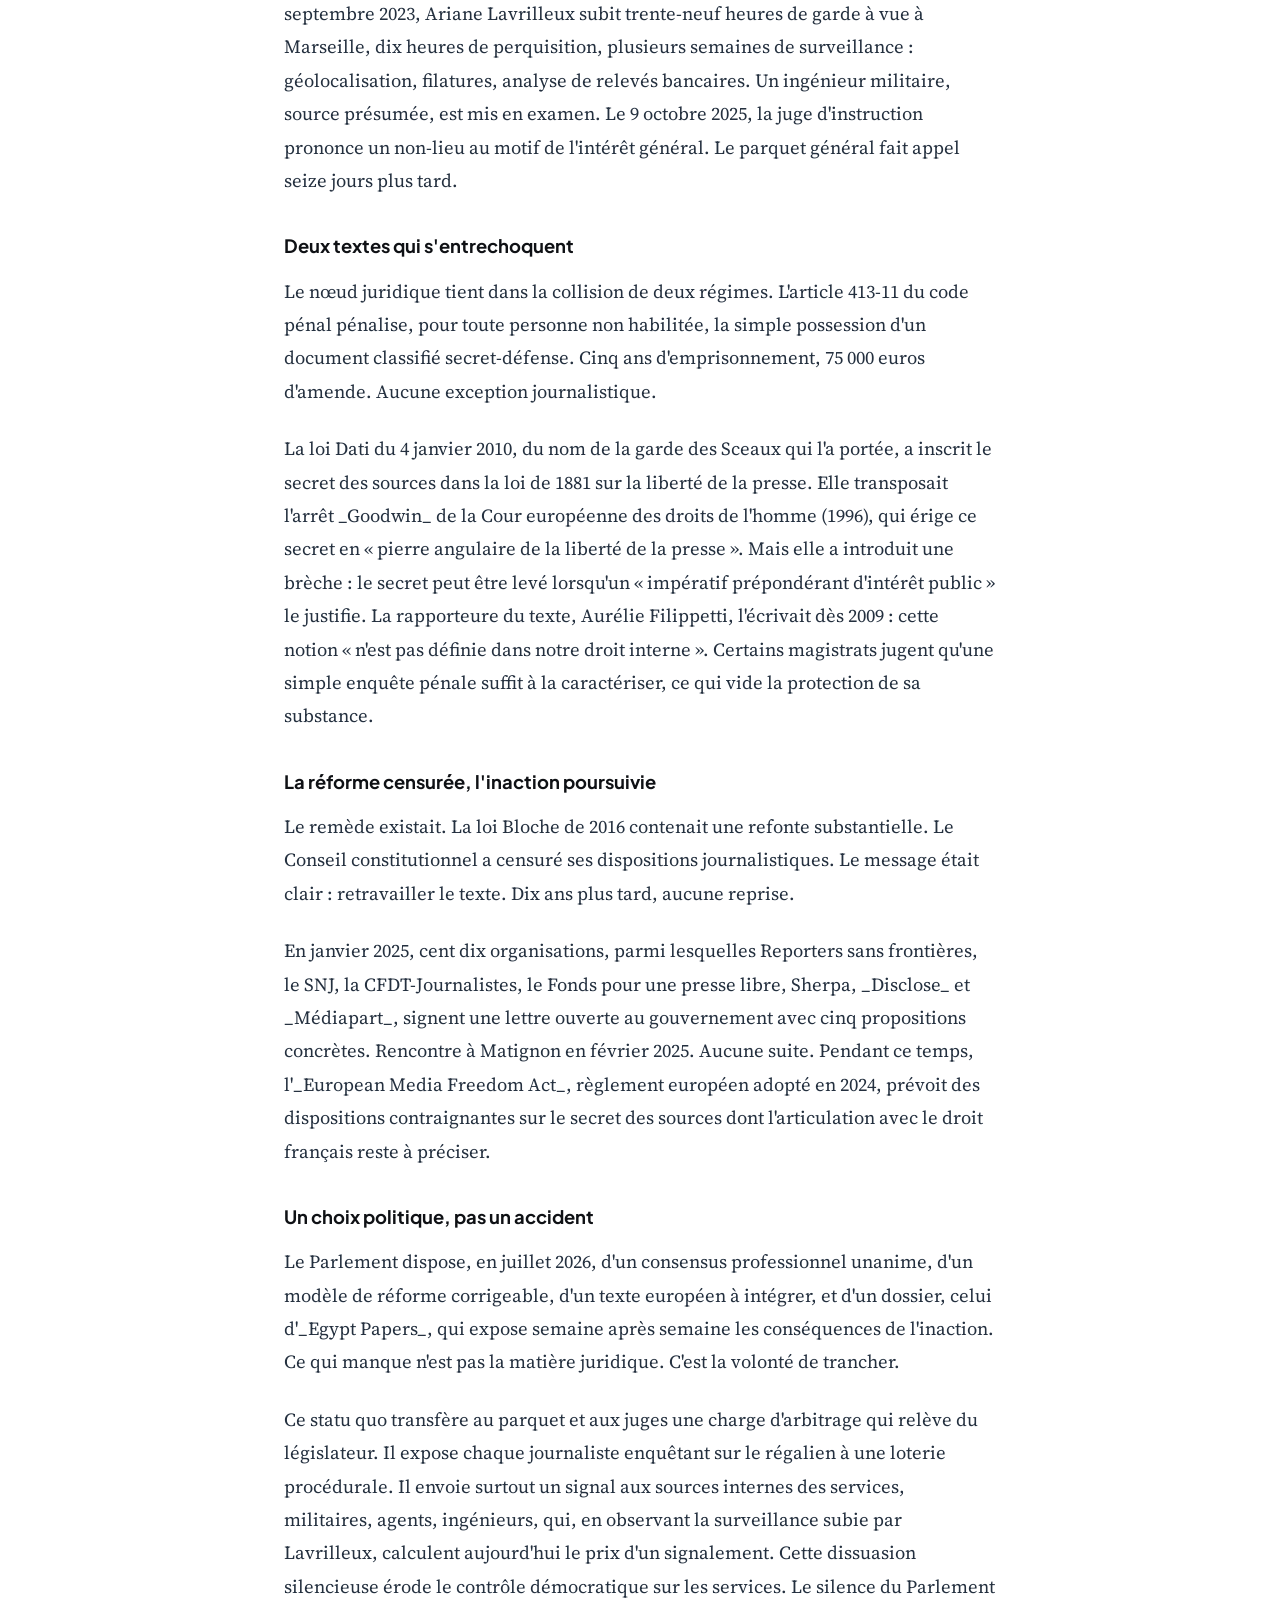
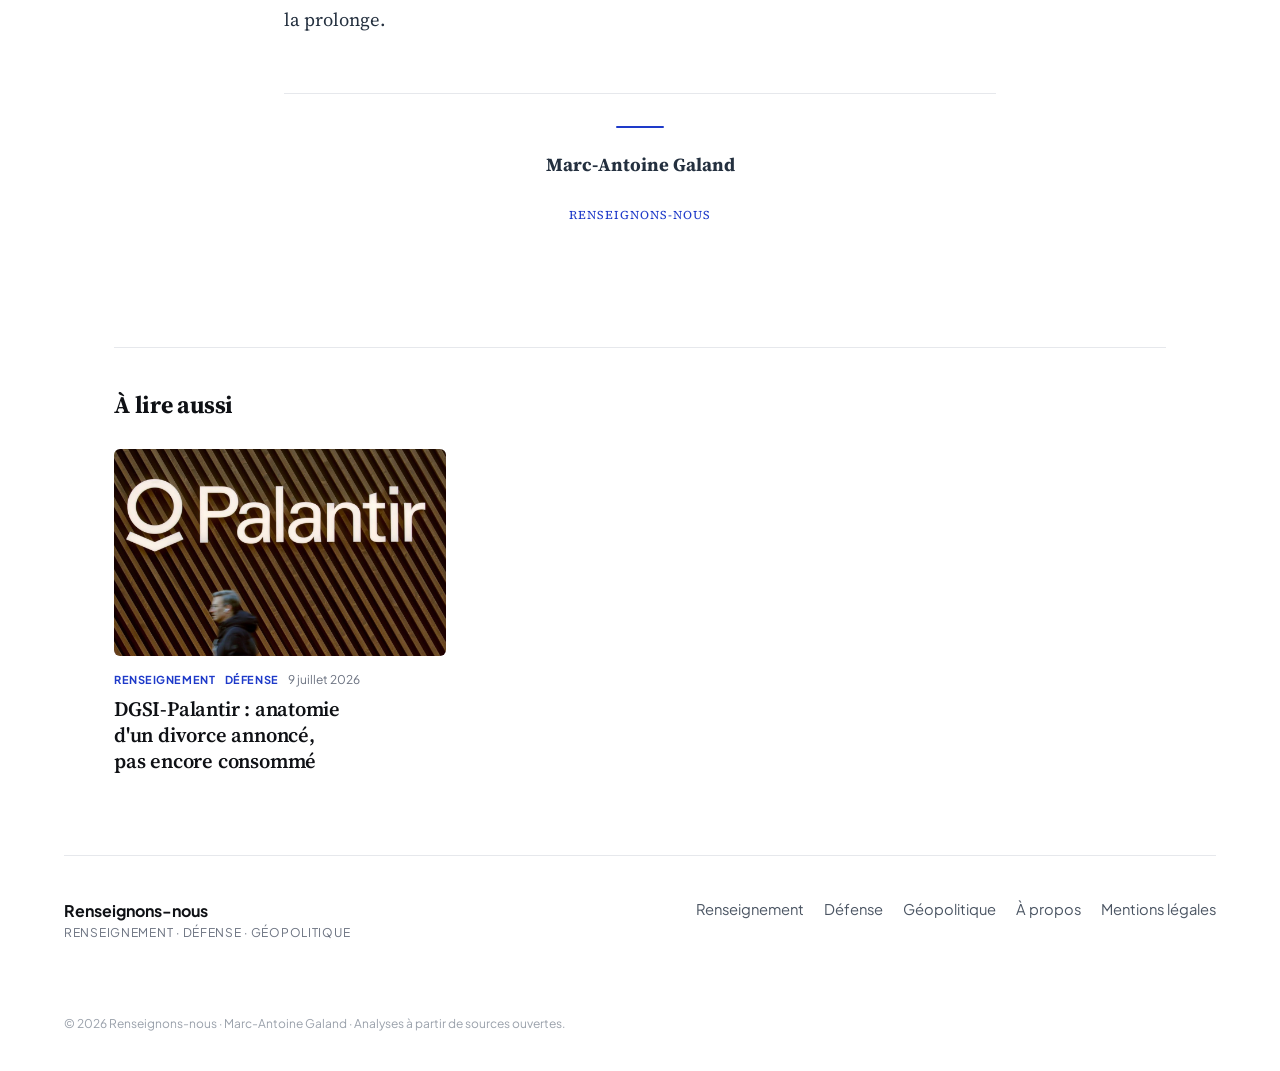
<file: article/affaire-lavrilleux-le-silence-coupable-du-parlement-francais/index.html>
<!DOCTYPE html>
<html lang="fr">
<head>
<meta charset="UTF-8" />
<meta name="viewport" content="width=device-width, initial-scale=1.0" />
<meta name="theme-color" content="#1e3ac9" />
<title>Affaire Lavrilleux : le silence coupable du Parlement - Renseignons-nous — Renseignons-nous</title>
<meta name="description" content="La réouverture de l&#x27;enquête sur la journaliste Ariane Lavrilleux souligne l&#x27;inaction coupable du Parlement pour protéger le secret des sources." />
<link rel="canonical" href="https://renseignonsnous.fr/article/affaire-lavrilleux-le-silence-coupable-du-parlement-francais/" />
<link rel="icon" type="image/png" href="../../favicon.png?v=3" />
<link rel="apple-touch-icon" href="../../apple-touch-icon.png" />
<link rel="alternate" type="application/rss+xml" title="Renseignons-nous" href="../../rss.xml" />
<meta name="robots" content="index, follow, max-image-preview:large" />
<meta name="google-site-verification" content="KW1v2K5KYZrWDT2IcsFhilKl_P2Sg0bY9UvZ7qrCqeo" />
<meta property="og:site_name" content="Renseignons-nous" />
<meta property="og:type" content="article" />
<meta property="og:title" content="Affaire Lavrilleux : le silence coupable du Parlement - Renseignons-nous — Renseignons-nous" />
<meta property="og:description" content="La réouverture de l&#x27;enquête sur la journaliste Ariane Lavrilleux souligne l&#x27;inaction coupable du Parlement pour protéger le secret des sources." />
<meta property="og:url" content="https://renseignonsnous.fr/article/affaire-lavrilleux-le-silence-coupable-du-parlement-francais/" />
<meta property="og:locale" content="fr_FR" />
<meta name="twitter:card" content="summary_large_image" />
<meta name="twitter:title" content="Affaire Lavrilleux : le silence coupable du Parlement - Renseignons-nous — Renseignons-nous" />
<meta name="twitter:description" content="La réouverture de l&#x27;enquête sur la journaliste Ariane Lavrilleux souligne l&#x27;inaction coupable du Parlement pour protéger le secret des sources." />
<meta property="og:image" content="https://renseignonsnous.fr/content/images/7df83b3_ftp-import-images-1-cpx0sy7jjgxm-5762028-01-06.avif" />
<meta name="twitter:image" content="https://renseignonsnous.fr/content/images/7df83b3_ftp-import-images-1-cpx0sy7jjgxm-5762028-01-06.avif" />
<meta property="article:published_time" content="2026-07-11" />
<link rel="preconnect" href="https://fonts.googleapis.com" />
<link rel="preconnect" href="https://fonts.gstatic.com" crossorigin />
<link href="https://fonts.googleapis.com/css2?family=Instrument+Serif:ital@0;1&family=Plus+Jakarta+Sans:wght@400;500;600;700&family=Source+Serif+4:ital,opsz,wght@0,8..60,400;0,8..60,600;0,8..60,700;1,8..60,400&display=swap" rel="stylesheet" />
<style>:root{ --ink:#0f1115; --muted:#6b7280; --line:#e6e8ec; --blue:#1e3ac9; --blueink:#16268f; }
*{box-sizing:border-box}
html{scroll-behavior:smooth}
body{margin:0;background:#fff;color:var(--ink);font-family:'Plus Jakarta Sans',system-ui,sans-serif;-webkit-font-smoothing:antialiased;text-rendering:optimizeLegibility}
a{text-decoration:none;color:inherit}
h1,h2,h3{text-wrap:balance;margin:0}
p{margin:0}
:focus-visible{outline:2px solid var(--blue);outline-offset:2px;border-radius:3px}
::selection{background:var(--blue);color:#fff}
img{display:block}

/* Masthead */
.masthead{background:var(--blue);color:#fff;padding:1.6rem 0 5rem}
.masthead.compact{padding:1.6rem 0}
.mast-bar{max-width:1200px;margin:0 auto;padding:0 1.5rem;display:flex;align-items:center;justify-content:space-between;gap:1rem}
.wordmark{font-weight:700;font-size:1.05rem;letter-spacing:-.01em;color:#fff}
.mast-nav{display:flex;align-items:center;gap:1.75rem;font-size:.92rem}
.mast-nav a{color:rgba(255,255,255,.85);transition:color .2s}
.mast-nav a:hover{color:#fff}
.mast-nav a.mast-sub{background:#fff;color:var(--blue);padding:.5rem 1.05rem;border-radius:999px;font-weight:600;transition:background .2s}
.mast-nav a.mast-sub:hover{background:#e9ecff;color:var(--blue)}
.mast-nav a.mast-tt{display:inline-flex;color:rgba(255,255,255,.85);padding:0}
.mast-nav a.mast-tt:hover{color:#fff}
.mast-nav a.mast-tt svg{width:21px;height:21px;display:block}

/* Bandeau TikTok (accueil, sous la newsletter) */
.tiktok-cta{background:#fff;border-top:1px solid var(--line)}
.tk-inner{max-width:1200px;margin:0 auto;padding:2.75rem 1.5rem;display:flex;align-items:center;gap:1.5rem;flex-wrap:wrap}
.tk-logo{flex:none;width:46px;height:46px;color:var(--blue)}
.tk-logo svg{width:100%;height:100%;display:block}
.tk-text{flex:1;min-width:240px}
.tk-eyebrow{font-size:12px;letter-spacing:.12em;text-transform:uppercase;color:var(--blue);font-weight:700;margin-bottom:.35rem}
.tk-title{font-family:'Source Serif 4',Georgia,serif;font-size:1.6rem;font-weight:700;letter-spacing:-.01em;line-height:1.1;color:var(--ink)}
.tk-stat{margin-top:.4rem;color:#4b5563;font-size:.98rem}
.tk-btn{margin-left:auto;background:var(--blue);color:#fff;font-weight:700;padding:.85rem 1.5rem;border-radius:999px;white-space:nowrap;transition:transform .2s,background .2s}
.tk-btn:hover{transform:translateY(-1px);background:var(--blueink)}
@media(max-width:640px){ .tk-btn{margin-left:0} }
.mast-lede{max-width:1200px;margin:0 auto;padding:5rem 1.5rem 1rem}
.mast-eyebrow{font-size:12px;letter-spacing:.14em;text-transform:uppercase;color:rgba(255,255,255,.72);margin-bottom:1.35rem;font-weight:600}
.mast-title{font-family:'Source Serif 4',Georgia,serif;font-weight:600;font-size:clamp(2.5rem,6vw,4.7rem);line-height:1.02;letter-spacing:-.02em;max-width:15ch}
.mast-title em{font-family:'Instrument Serif',Georgia,serif;font-style:italic;font-weight:400}
.mast-desc{margin-top:1.6rem;max-width:48ch;font-size:1.06rem;line-height:1.55;color:rgba(255,255,255,.82)}
@media(max-width:640px){ .mast-nav a:not(.mast-sub){display:none} }

/* Article à la une dans le masthead */
.mast-lede.with-feature{display:grid;grid-template-columns:1fr;gap:2.5rem;align-items:center}
@media(min-width:840px){
  .mast-lede.with-feature{grid-template-columns:1.15fr .85fr;gap:3rem;padding-top:2.5rem}
  .mast-lede.with-feature .mast-title{font-size:clamp(3rem,5vw,5rem)}
  .mast-lede.with-feature .mast-desc{font-size:1.2rem;max-width:38ch}
  .mast-lede.with-feature .mast-eyebrow{font-size:13px}
}
.mast-feature{display:block;background:#fff;color:var(--ink);border-radius:14px;overflow:hidden;box-shadow:0 26px 60px -26px rgba(0,0,0,.5);transition:transform .3s ease}
.mast-feature:hover{transform:translateY(-4px)}
.mf-media{aspect-ratio:16/9;background:#dfe3ea;overflow:hidden}
.mf-media img{width:100%;height:100%;object-fit:cover;transition:transform .6s cubic-bezier(.2,.7,.2,1)}
.mast-feature:hover .mf-media img{transform:scale(1.03)}
.mf-body{padding:1.15rem 1.35rem 1.4rem}
.mf-badge{display:inline-block;font-size:11px;font-weight:700;letter-spacing:.08em;text-transform:uppercase;color:#fff;background:var(--blue);padding:.28rem .65rem;border-radius:999px}
.mf-title{font-family:'Source Serif 4',Georgia,serif;font-size:1.4rem;line-height:1.2;letter-spacing:-.01em;color:var(--ink);margin:.75rem 0 0;font-weight:700}
.mf-meta{margin-top:.55rem;font-size:12px;letter-spacing:.02em;text-transform:uppercase;color:var(--blue);font-weight:600}

/* Section articles */
.wrap{max-width:1200px;margin:0 auto;padding:4.5rem 1.5rem}
.sec-head{display:flex;align-items:flex-end;justify-content:space-between;flex-wrap:wrap;gap:1.25rem;margin-bottom:2.5rem;border-bottom:1px solid var(--line);padding-bottom:1.25rem}
.sec-title{font-family:'Source Serif 4',Georgia,serif;font-size:1.95rem;font-weight:700;letter-spacing:-.01em}
.filters{display:flex;gap:.3rem;flex-wrap:wrap}
.filter-btn{font-family:inherit;font-size:.85rem;padding:.42rem .9rem;border-radius:999px;color:#4b5563;background:transparent;border:1px solid transparent;cursor:pointer;transition:all .2s}
.filter-btn:hover{color:var(--ink);background:#f4f5f7}
.filter-btn.is-active{background:var(--blue);color:#fff}

#grid{display:grid;grid-template-columns:repeat(auto-fill,minmax(300px,1fr));gap:2.75rem 2rem}
.article-card{cursor:pointer;display:flex;flex-direction:column;color:inherit}
.article-card.is-hidden{display:none}
.card-media{overflow:hidden;border-radius:6px;background:#eef0f3;aspect-ratio:16/10}
.card-media img{width:100%;height:100%;object-fit:cover;transition:transform .6s cubic-bezier(.2,.7,.2,1)}
.article-card:hover .card-media img{transform:scale(1.03)}
.card-body{padding-top:1rem}
.card-meta{display:flex;align-items:center;gap:.6rem;margin-bottom:.55rem;flex-wrap:wrap}
.card-date{font-size:12px;color:var(--muted)}
.tag{font-size:11px;font-weight:700;letter-spacing:.05em;text-transform:uppercase;color:var(--blue)}
.card-title{font-family:'Source Serif 4',Georgia,serif;font-size:1.28rem;line-height:1.28;font-weight:600;letter-spacing:-.01em}
.article-card:hover .card-title{text-decoration:underline;text-underline-offset:3px;text-decoration-thickness:1px}
.card-dek{margin-top:.55rem;font-size:.95rem;line-height:1.55;color:#4b5563}
.empty-state{text-align:center;color:var(--muted);padding:4.5rem 1rem;font-size:1.05rem;font-family:'Source Serif 4',Georgia,serif}

/* Newsletter */
.nl{background:#f4f5f7;border-top:1px solid var(--line)}
.nl-inner{max-width:1200px;margin:0 auto;padding:4rem 1.5rem;display:grid;gap:2rem;grid-template-columns:1fr;align-items:center}
@media(min-width:768px){.nl-inner{grid-template-columns:1.15fr 1fr}}
.nl-eyebrow{font-size:12px;letter-spacing:.12em;text-transform:uppercase;color:var(--blue);font-weight:700;margin-bottom:.7rem}
.nl-title{font-family:'Source Serif 4',Georgia,serif;font-size:1.9rem;font-weight:700;letter-spacing:-.01em;line-height:1.15}
.nl-desc{margin-top:.75rem;color:#4b5563}
.nl-form{display:flex;gap:.5rem;flex-wrap:wrap}
.nl-form input{flex:1;min-width:200px;padding:.85rem 1rem;border:1px solid var(--line);border-radius:8px;background:#fff;font-size:.95rem;color:var(--ink);font-family:inherit}
.nl-form input:focus{outline:none;border-color:var(--blue)}
.nl-form button{padding:.85rem 1.4rem;border-radius:8px;background:var(--blue);color:#fff;font-weight:600;cursor:pointer;white-space:nowrap;border:0;font-family:inherit;font-size:.95rem;transition:background .2s}
.nl-form button:hover{background:var(--blueink)}

/* Footer */
.ft{max-width:1200px;margin:0 auto;padding:0 1.5rem 1rem}
.ft-inner{display:flex;justify-content:space-between;flex-wrap:wrap;gap:1.5rem;border-top:1px solid var(--line);padding-top:2.75rem}
.ft-word{font-weight:700}
.ft-tag{font-size:12px;letter-spacing:.06em;text-transform:uppercase;color:var(--muted);margin-top:.3rem}
.ft-social{display:flex;gap:.85rem;margin-top:1.1rem}
.ft-social a{color:#9aa1ab;transition:color .2s,transform .2s}
.ft-social a:hover{color:var(--blue);transform:translateY(-1px)}
.ft-social svg{width:22px;height:22px;display:block}
.ft-links{display:flex;gap:1.25rem;font-size:.92rem;flex-wrap:wrap}
.ft-links a{color:#4b5563;transition:color .2s}
.ft-links a:hover{color:var(--blue)}
.ft-legal{max-width:1200px;margin:2.25rem auto 0;padding:1.5rem 1.5rem 2.5rem;font-size:12px;color:#9aa1ab}

/* « À lire aussi » en bas d'article */
.related{max-width:1100px;margin:0 auto;padding:0 1.5rem 5rem}
.related-title{font-family:'Source Serif 4',Georgia,serif;font-size:1.5rem;font-weight:700;letter-spacing:-.01em;margin:0 0 1.75rem;padding-top:2.5rem;border-top:1px solid var(--line)}
.related-grid{display:grid;grid-template-columns:repeat(auto-fill,minmax(250px,1fr));gap:2rem 1.75rem}

/* Pages statiques (À propos, mentions légales) */
.page{max-width:720px;margin:0 auto;padding:3.5rem 1.5rem 6rem}
.page-title{font-family:'Source Serif 4',Georgia,serif;font-weight:700;font-size:clamp(1.9rem,4vw,2.8rem);line-height:1.1;letter-spacing:-.015em;margin-bottom:1.75rem}
.page-body{font-family:'Source Serif 4',Georgia,serif;font-size:1.12rem;line-height:1.75;color:#24303f}
.page-body p{margin:0 0 1.4rem}
.page-body p.lead{font-size:1.28rem;color:var(--ink);line-height:1.5;margin-bottom:1.8rem}
.page-body h2{font-family:'Plus Jakarta Sans',sans-serif;font-size:1.25rem;font-weight:700;color:var(--ink);margin:2.5rem 0 .9rem;letter-spacing:-.01em}
.page-body a{color:var(--blue);text-decoration:underline;text-underline-offset:2px}
.page-body strong{font-weight:700;color:var(--ink)}
.page-body em{font-style:italic}

/* Page article */
.article-page{max-width:760px;margin:0 auto;padding:3rem 1.5rem 6rem}
.article-back{display:inline-flex;align-items:center;gap:.4rem;color:var(--blue);font-size:.9rem;font-weight:500;margin-bottom:1.75rem}
.article-back:hover{text-decoration:underline;text-underline-offset:3px}
.article-meta-top{display:flex;align-items:center;gap:.7rem;margin-bottom:1rem;flex-wrap:wrap}
.article-date{font-size:13px;color:var(--muted)}
.article-title{font-family:'Source Serif 4',Georgia,serif;font-weight:700;font-size:clamp(1.9rem,4vw,2.9rem);line-height:1.08;letter-spacing:-.015em}
.article-dek{margin-top:1rem;font-family:'Source Serif 4',Georgia,serif;font-size:1.2rem;color:#4b5563;line-height:1.5}
.article-hero{margin:2rem 0;border-radius:8px;overflow:hidden;background:#eef0f3}
.article-hero img{width:100%;height:auto;max-height:62vh;object-fit:cover}
.article-body{font-family:'Source Serif 4',Georgia,serif;font-size:1.16rem;line-height:1.8;color:#24303f;margin-top:1.5rem}
.article-body p{margin:0 0 1.5rem}
.article-body p.lead{font-size:1.32rem;color:var(--ink);line-height:1.55;margin-bottom:2rem}
.article-body p.lead::first-letter{font-family:'Instrument Serif',Georgia,serif;font-size:3.6em;line-height:.8;float:left;padding:.08em .12em 0 0;color:var(--blue)}
.article-body h2{font-family:'Plus Jakarta Sans',sans-serif;font-size:1.35rem;font-weight:700;margin:2.75rem 0 1rem;letter-spacing:-.01em;color:var(--ink)}
.article-body h2::before{content:"";display:block;width:2rem;height:2px;background:var(--blue);margin-bottom:.85rem;border-radius:2px}
.article-body h3{font-family:'Plus Jakarta Sans',sans-serif;font-size:1.15rem;font-weight:700;margin:2rem 0 .75rem;color:var(--ink)}
.article-body em{font-style:italic}
.article-body strong{font-weight:700;color:var(--ink)}
.article-body a{color:var(--blue);text-decoration:underline;text-underline-offset:2px}
.article-body img{max-width:100%;height:auto;border-radius:8px;margin:1.5rem 0}
.article-body figure{margin:1.5rem 0}
.article-body figcaption{font-size:.85rem;color:var(--muted);margin-top:.5rem;text-align:center}
.article-body ul,.article-body ol{margin:0 0 1.5rem 1.25rem;padding:0}
.article-body li{margin:.35rem 0}
.article-body blockquote{margin:2rem 0;padding:1rem 1.5rem;border-left:2px solid var(--blue);background:#f4f5f7;border-radius:0 8px 8px 0;font-style:italic;color:var(--ink)}
.article-body hr{border:0;height:1px;background:var(--line);width:40%;margin:2.75rem auto}
.article-body .note{margin:2rem 0;padding:1.1rem 1.45rem;background:#f4f5f7;border-left:3px solid var(--blue);border-radius:0 10px 10px 0}
.article-body .note-label{font-family:'Plus Jakarta Sans',sans-serif;font-size:12px;font-weight:700;letter-spacing:.06em;text-transform:uppercase;color:var(--blue);margin:0 0 .4rem}
.article-body .note p:last-child{margin:0;font-size:1.02rem;line-height:1.6}
.article-body .embed{position:relative;padding-top:56.25%;margin:2rem 0;border-radius:8px;overflow:hidden;background:#000}
.article-body .embed iframe{position:absolute;inset:0;width:100%;height:100%;border:0}
.article-body .twitter-tweet{margin:2rem auto !important}
.article-signature{margin-top:3.5rem;padding-top:2rem;border-top:1px solid var(--line);text-align:center}
.article-signature .sig-rule{display:block;width:48px;height:2px;background:var(--blue);margin:0 auto 1.25rem;border-radius:2px}
.article-signature .sig-name{font-family:'Source Serif 4',Georgia,serif;font-weight:700}
.article-signature .sig-pub{font-size:12px;letter-spacing:.08em;text-transform:uppercase;color:var(--blue);margin-top:.4rem}

::-webkit-scrollbar{width:9px;height:9px}
::-webkit-scrollbar-thumb{background:#d3d7de;border-radius:999px;border:2px solid #fff}
::-webkit-scrollbar-thumb:hover{background:var(--blue)}
</style>
<script type="application/ld+json">{"@context": "https://schema.org", "@type": "NewsArticle", "headline": "Affaire Lavrilleux : le silence coupable du Parlement français", "description": "La réouverture de l'enquête sur la journaliste Ariane Lavrilleux souligne l'inaction coupable du Parlement pour protéger le secret des sources.", "mainEntityOfPage": "https://renseignonsnous.fr/article/affaire-lavrilleux-le-silence-coupable-du-parlement-francais/", "datePublished": "2026-07-11", "dateModified": "2026-07-11", "author": {"@type": "Person", "name": "Marc-Antoine Galand"}, "publisher": {"@type": "Organization", "name": "Renseignons-nous"}, "image": ["https://renseignonsnous.fr/content/images/7df83b3_ftp-import-images-1-cpx0sy7jjgxm-5762028-01-06.avif"]}</script>
</head>
<body>
<header class="masthead compact">
  <div class="mast-bar">
    <a href="../../" class="wordmark">Renseignons-nous</a>
    <nav class="mast-nav" aria-label="Rubriques">
      <a href="../../renseignement/">Renseignement</a>
      <a href="../../defense/">Défense</a>
      <a href="../../geopolitique/">Géopolitique</a>
      <a href="https://www.tiktok.com/@renseignonsnous" target="_blank" rel="noopener" class="mast-tt" aria-label="TikTok">
        <svg viewBox="0 0 24 24" fill="currentColor"><path d="M16.5 3c.31 2.06 1.46 3.29 3.46 3.42v2.32c-1.16.11-2.17-.27-3.35-.99v4.86c0 6.18-6.74 8.11-9.45 3.68-1.74-2.85-.67-7.85 4.92-8.05v2.44c-.43.07-.88.18-1.3.32-1.24.42-1.95 1.21-1.75 2.6.37 2.66 5.25 3.45 4.84-1.77V3.01h2.63Z"/></svg>
      </a>
      <a href="../../#newsletter" class="mast-sub">S'abonner</a>
    </nav>
  </div>
</header>
<main class="article-page">
  <a class="article-back" href="../../">← Tous les articles</a>
  <div class="article-meta-top"><span class="tag">Défense</span><span class="tag">Renseignement</span><span class="article-date">11 juillet 2026</span></div>
  <h1 class="article-title">Affaire Lavrilleux : le silence coupable du Parlement français</h1>
  <p class="article-dek">Le 8 juillet 2026, la cour d&#x27;appel de Paris ordonne la réouverture de l&#x27;enquête judiciaire contre la journaliste de Disclose Ariane Lavrilleux. Trois ans après sa garde à vue, neuf mois après un non-lieu. Le scandale n&#x27;est pas cette valse procédurale, mais bien le vide législatif qui la rend possible, et que le Parlement refuse de combler depuis 2016.</p>
  <div class="article-hero"><img src="/content/images/7df83b3_ftp-import-images-1-cpx0sy7jjgxm-5762028-01-06.avif" alt="Affaire Lavrilleux : le silence coupable du Parlement français"/></div>
  <div class="article-body">
<p class="lead">Le 21 novembre 2021, _Disclose_, média d&#x27;investigation indépendant à but non lucratif, publie avec _Complément d&#x27;enquête_ (France 2) une enquête intitulée _Egypt Papers_. Documents à l&#x27;appui, dont une note interne du renseignement militaire français datée de 2018, elle révèle l&#x27;existence de l&#x27;opération _Sirli_ : une coopération franco-égyptienne lancée en février 2016, officiellement antiterroriste, consistant à fournir au régime du maréchal Al-Sissi du renseignement électromagnétique contre les groupes jihadistes du désert occidental égyptien.</p>
<p>Selon les documents, Le Caire a détourné le dispositif dès 2016. Le renseignement français aurait servi à cibler des trafiquants à la frontière libyenne : dix-neuf frappes aériennes contre ces convois civils sont documentées entre 2016 et 2018. Une note d&#x27;alerte transmise à la hiérarchie française en 2018 serait restée sans suite politique.</p>
<p>Le ministère des Armées porte plainte pour « compromission du secret de la défense nationale », c&#x27;est-à-dire le fait, pour une personne non habilitée, de détenir ou de diffuser un document classifié. Information judiciaire ouverte en juillet 2022. En septembre 2023, Ariane Lavrilleux subit trente-neuf heures de garde à vue à Marseille, dix heures de perquisition, plusieurs semaines de surveillance : géolocalisation, filatures, analyse de relevés bancaires. Un ingénieur militaire, source présumée, est mis en examen. Le 9 octobre 2025, la juge d&#x27;instruction prononce un non-lieu au motif de l&#x27;intérêt général. Le parquet général fait appel seize jours plus tard.</p>
<h3><strong>Deux textes qui s&#x27;entrechoquent</strong></h3>
<p>Le nœud juridique tient dans la collision de deux régimes. L&#x27;article 413-11 du code pénal pénalise, pour toute personne non habilitée, la simple possession d&#x27;un document classifié secret-défense. Cinq ans d&#x27;emprisonnement, 75 000 euros d&#x27;amende. Aucune exception journalistique.</p>
<p>La loi Dati du 4 janvier 2010, du nom de la garde des Sceaux qui l&#x27;a portée, a inscrit le secret des sources dans la loi de 1881 sur la liberté de la presse. Elle transposait l&#x27;arrêt _Goodwin_ de la Cour européenne des droits de l&#x27;homme (1996), qui érige ce secret en « pierre angulaire de la liberté de la presse ». Mais elle a introduit une brèche : le secret peut être levé lorsqu&#x27;un « impératif prépondérant d&#x27;intérêt public » le justifie. La rapporteure du texte, Aurélie Filippetti, l&#x27;écrivait dès 2009 : cette notion « n&#x27;est pas définie dans notre droit interne ». Certains magistrats jugent qu&#x27;une simple enquête pénale suffit à la caractériser, ce qui vide la protection de sa substance.</p>
<h3><strong>La réforme censurée, l&#x27;inaction poursuivie</strong></h3>
<p>Le remède existait. La loi Bloche de 2016 contenait une refonte substantielle. Le Conseil constitutionnel a censuré ses dispositions journalistiques. Le message était clair : retravailler le texte. Dix ans plus tard, aucune reprise.</p>
<p>En janvier 2025, cent dix organisations, parmi lesquelles Reporters sans frontières, le SNJ, la CFDT-Journalistes, le Fonds pour une presse libre, Sherpa, _Disclose_ et _Médiapart_, signent une lettre ouverte au gouvernement avec cinq propositions concrètes. Rencontre à Matignon en février 2025. Aucune suite. Pendant ce temps, l&#x27;_European Media Freedom Act_, règlement européen adopté en 2024, prévoit des dispositions contraignantes sur le secret des sources dont l&#x27;articulation avec le droit français reste à préciser.</p>
<h3><strong>Un choix politique, pas un accident</strong></h3>
<p>Le Parlement dispose, en juillet 2026, d&#x27;un consensus professionnel unanime, d&#x27;un modèle de réforme corrigeable, d&#x27;un texte européen à intégrer, et d&#x27;un dossier, celui d&#x27;_Egypt Papers_, qui expose semaine après semaine les conséquences de l&#x27;inaction. Ce qui manque n&#x27;est pas la matière juridique. C&#x27;est la volonté de trancher.</p>
<p>Ce statu quo transfère au parquet et aux juges une charge d&#x27;arbitrage qui relève du législateur. Il expose chaque journaliste enquêtant sur le régalien à une loterie procédurale. Il envoie surtout un signal aux sources internes des services, militaires, agents, ingénieurs, qui, en observant la surveillance subie par Lavrilleux, calculent aujourd&#x27;hui le prix d&#x27;un signalement. Cette dissuasion silencieuse érode le contrôle démocratique sur les services. Le silence du Parlement la prolonge.</p>
    <div class="article-signature"><span class="sig-rule"></span><p class="sig-name">Marc-Antoine Galand</p><p class="sig-pub">Renseignons-nous</p></div>
  </div>
</main>
<section class="related">
  <h2 class="related-title">À lire aussi</h2>
  <div class="related-grid">
      <a class="article-card" data-cat="renseignement defense" href="../../article/dgsi-palantir-anatomie-d-un-divorce-annonce-pas-encore-consomme-1/">
        <div class="card-media"><img src="/content/images/0603988146787-web-tete%20%281%29.jpg" alt="DGSI-Palantir : anatomie d&#x27;un divorce annoncé, pas encore consommé" loading="lazy"/></div>
        <div class="card-body">
          <div class="card-meta"><span class="tag">Renseignement</span><span class="tag">Défense</span><p class="card-date">9 juillet 2026</p></div>
          <h3 class="card-title">DGSI-Palantir : anatomie d&#x27;un divorce annoncé, pas encore consommé</h3>
        </div>
      </a>
  </div>
</section>
<footer>
  <div class="ft">
    <div class="ft-inner">
      <div>
        <p class="ft-word">Renseignons-nous</p>
        <p class="ft-tag">Renseignement · Défense · Géopolitique</p>
      </div>
      <nav class="ft-links" aria-label="Pied de page">
        <a href="../../renseignement/">Renseignement</a>
        <a href="../../defense/">Défense</a>
        <a href="../../geopolitique/">Géopolitique</a>
        <a href="../../a-propos/">À propos</a>
        <a href="../../mentions-legales/">Mentions légales</a>
      </nav>
    </div>
  </div>
  <div class="ft-legal">© 2026 Renseignons-nous · Marc-Antoine Galand · Analyses à partir de sources ouvertes.</div>
</footer>

</body>
</html>
</file>
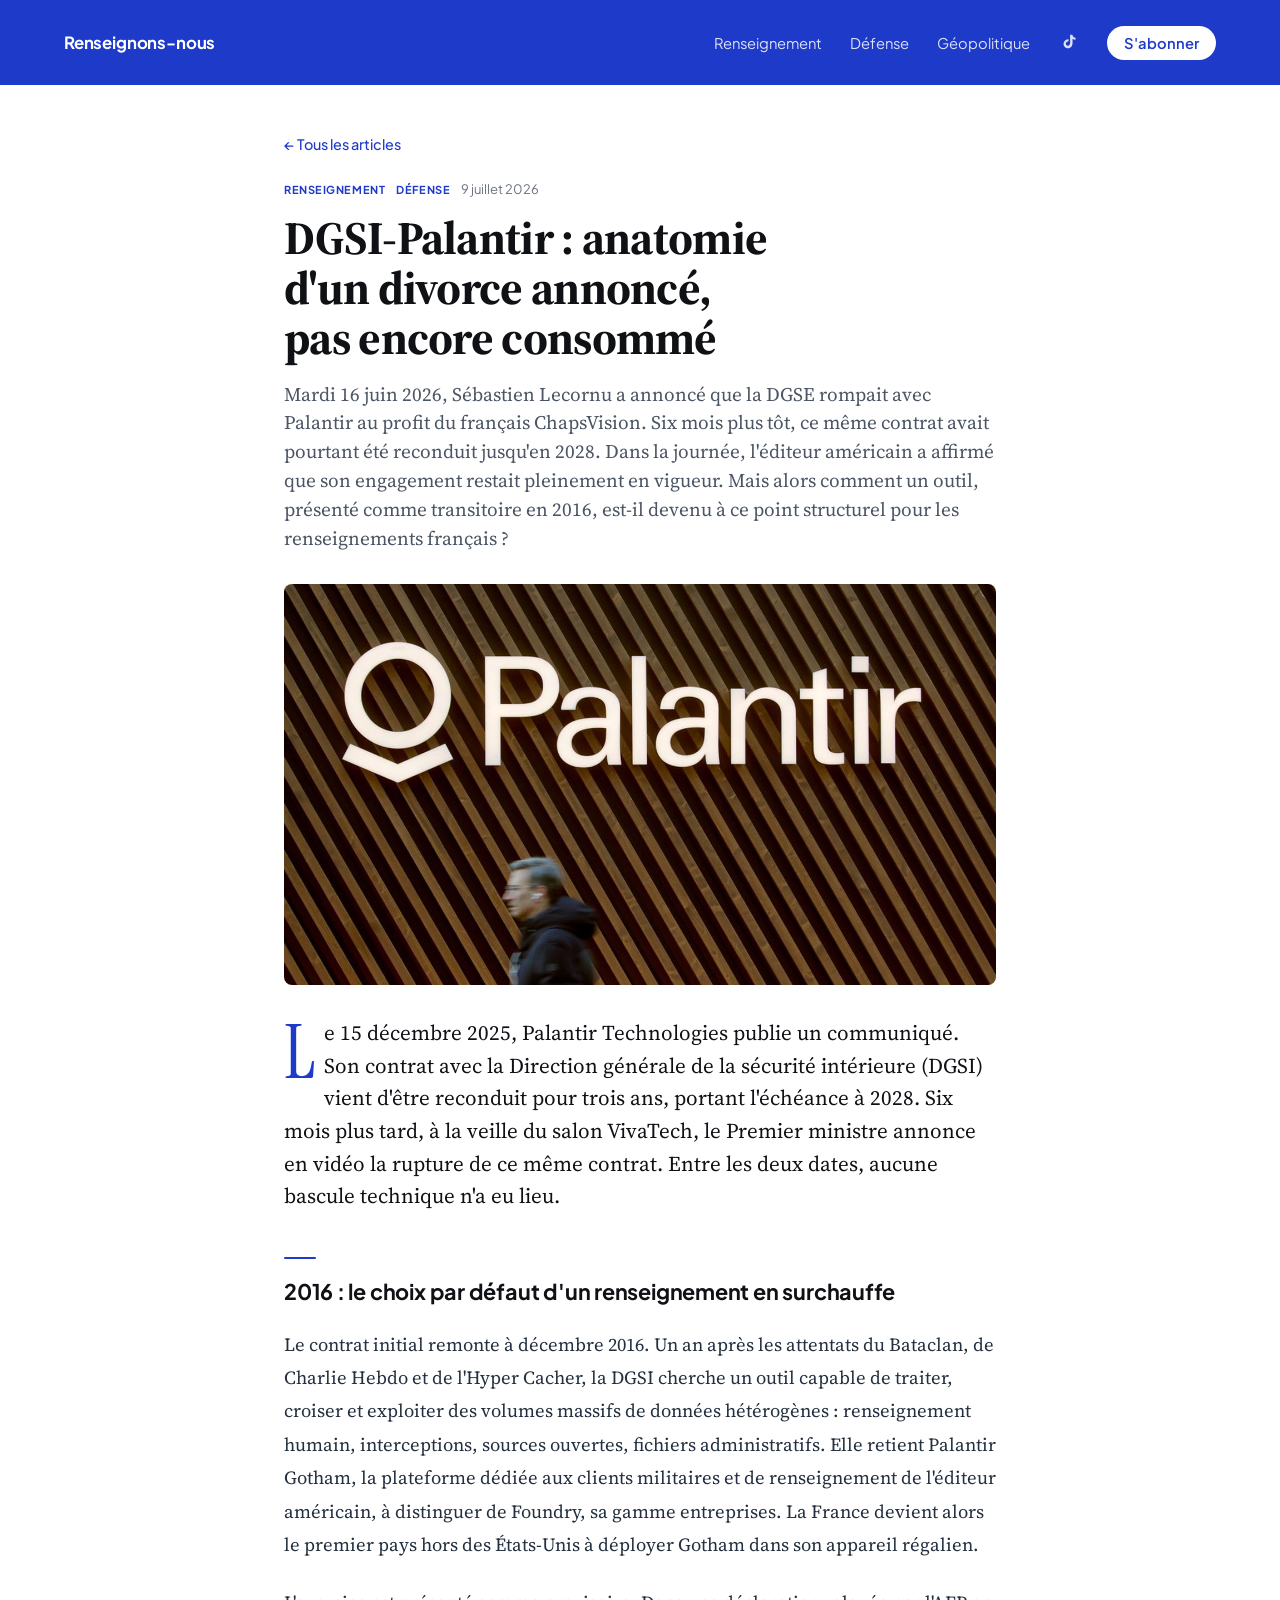
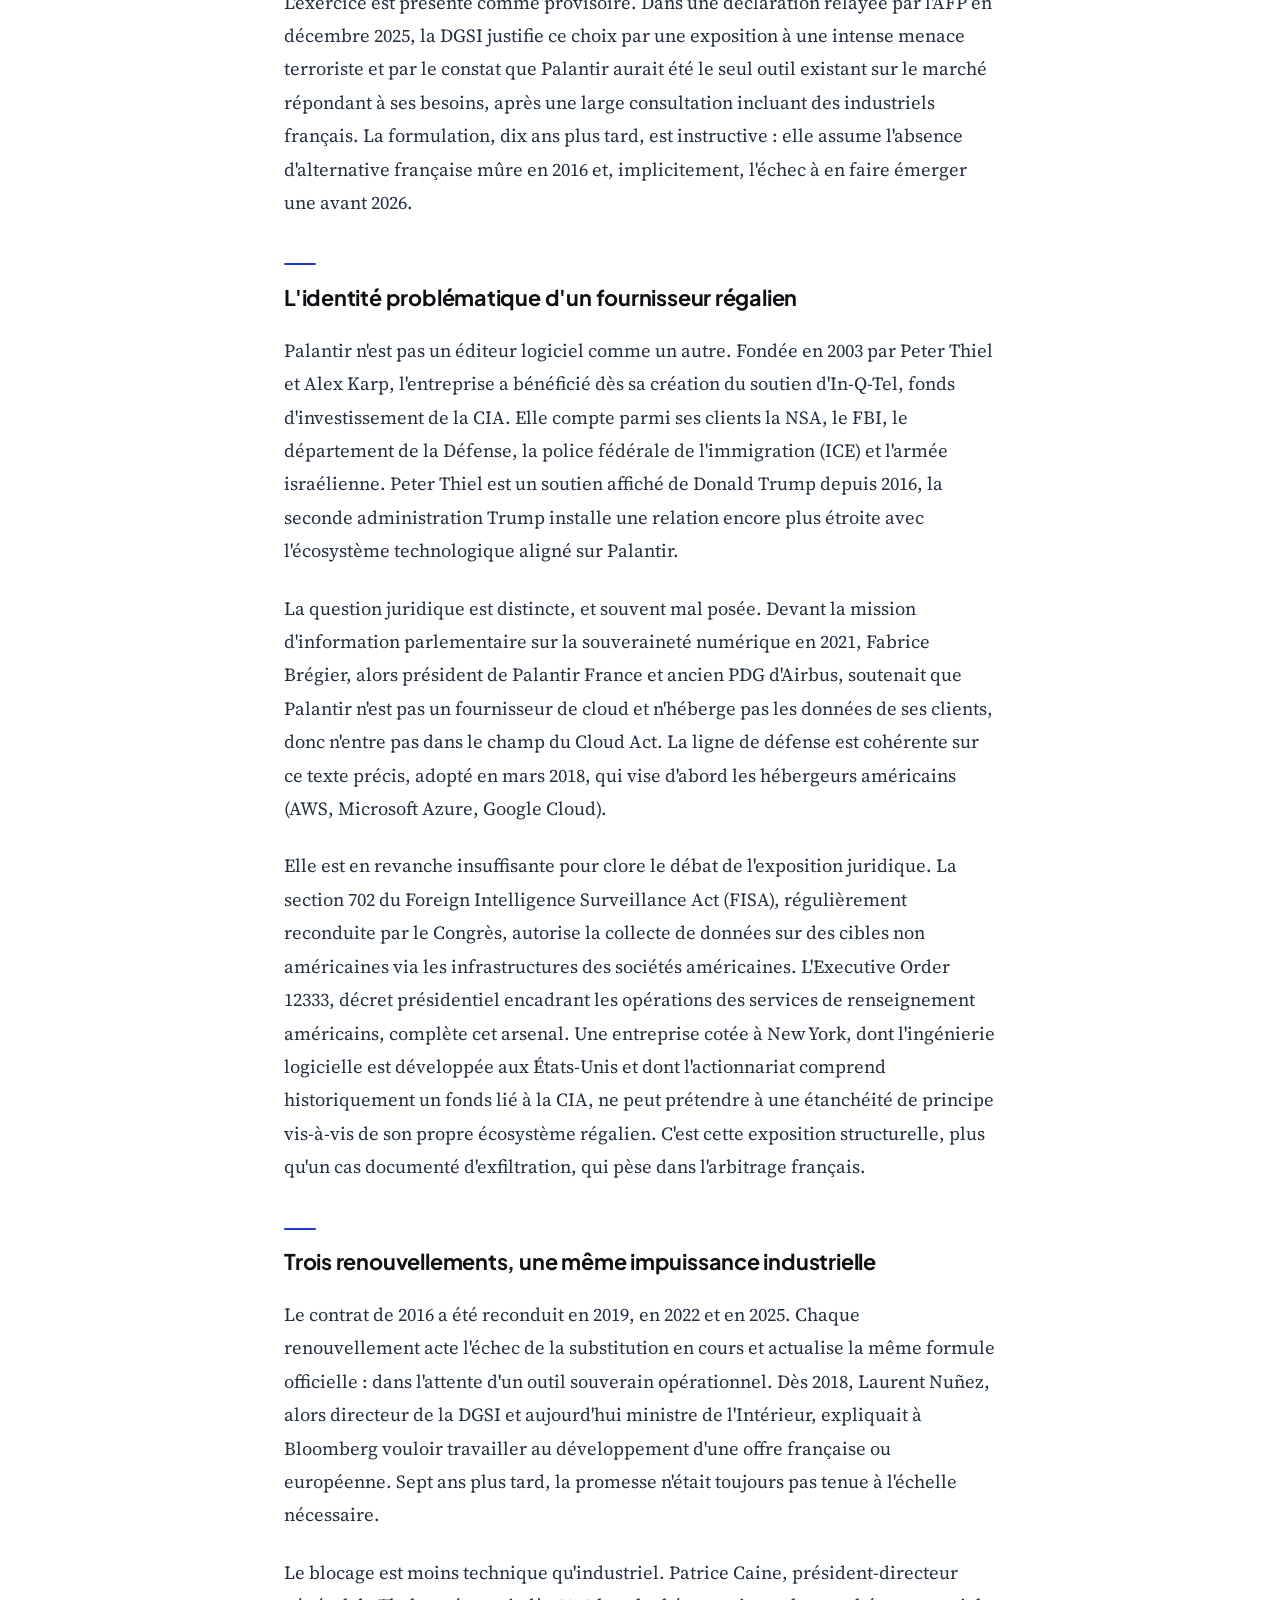
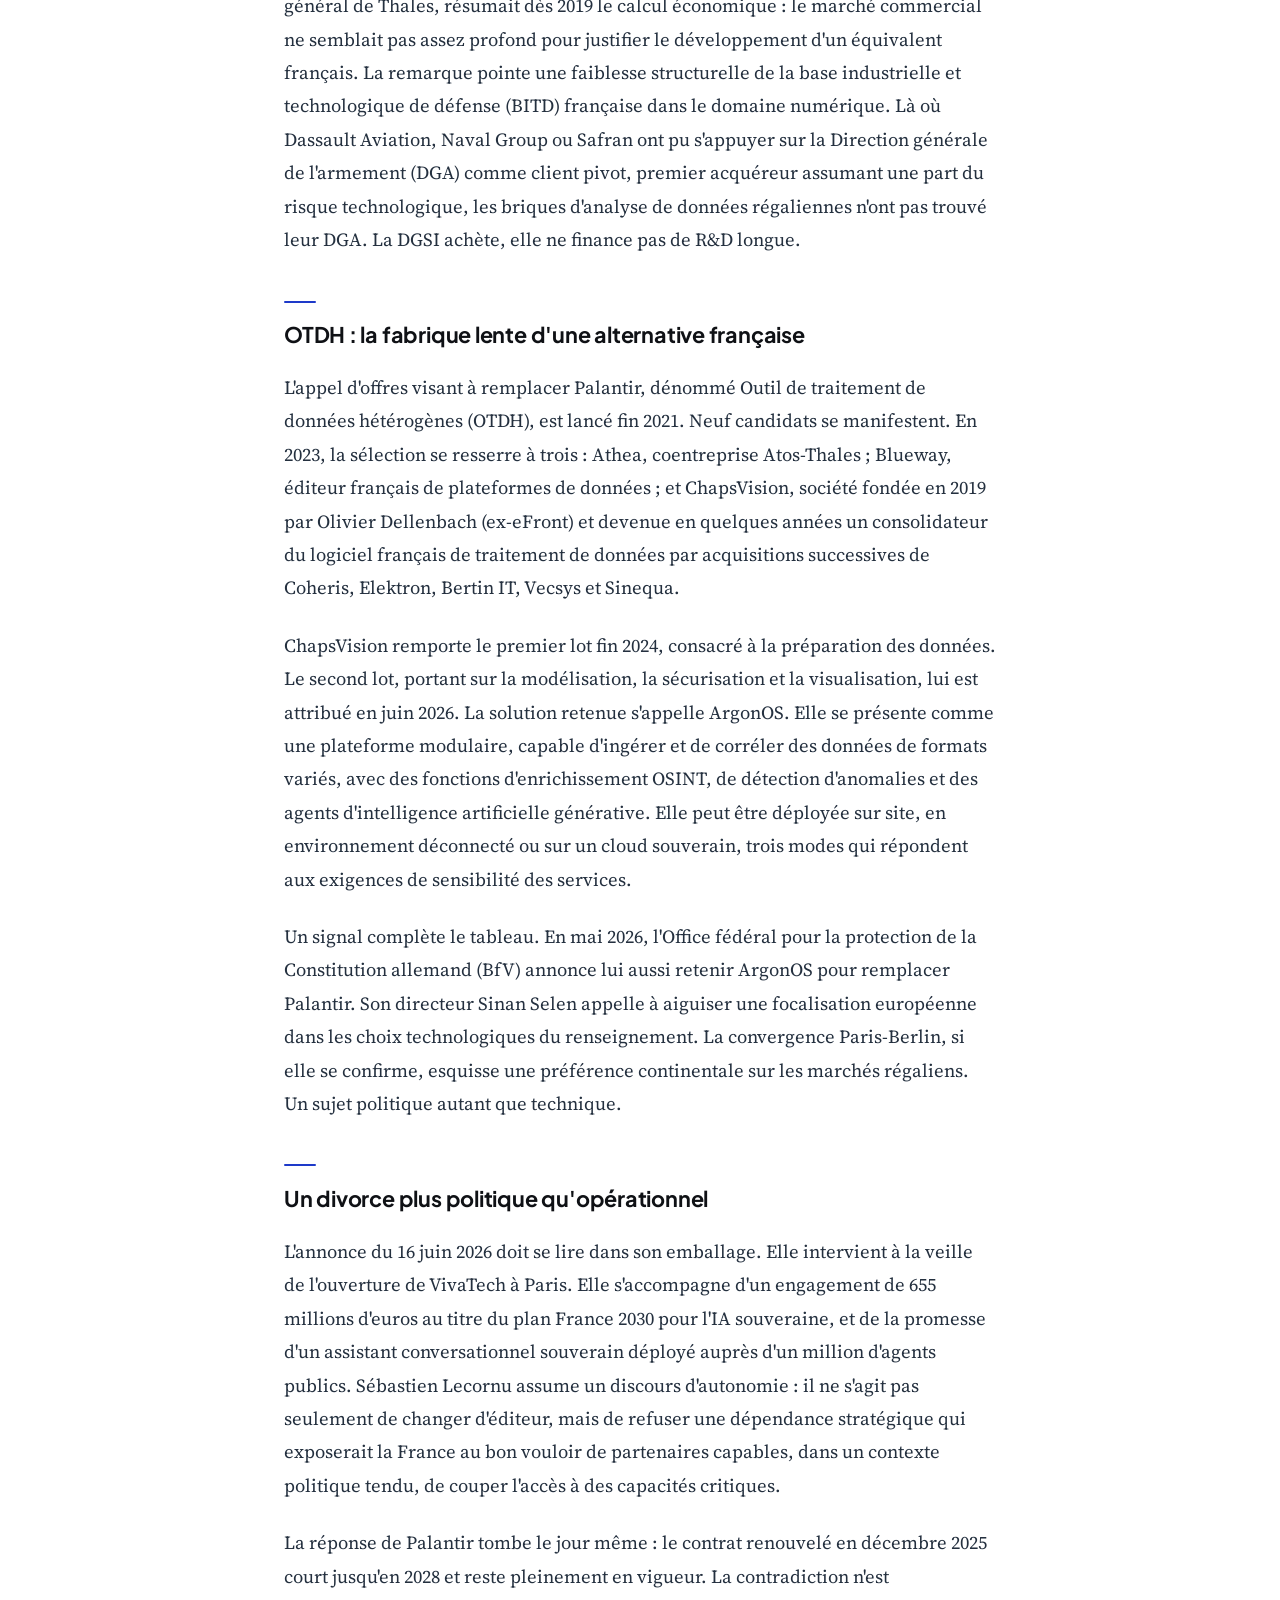
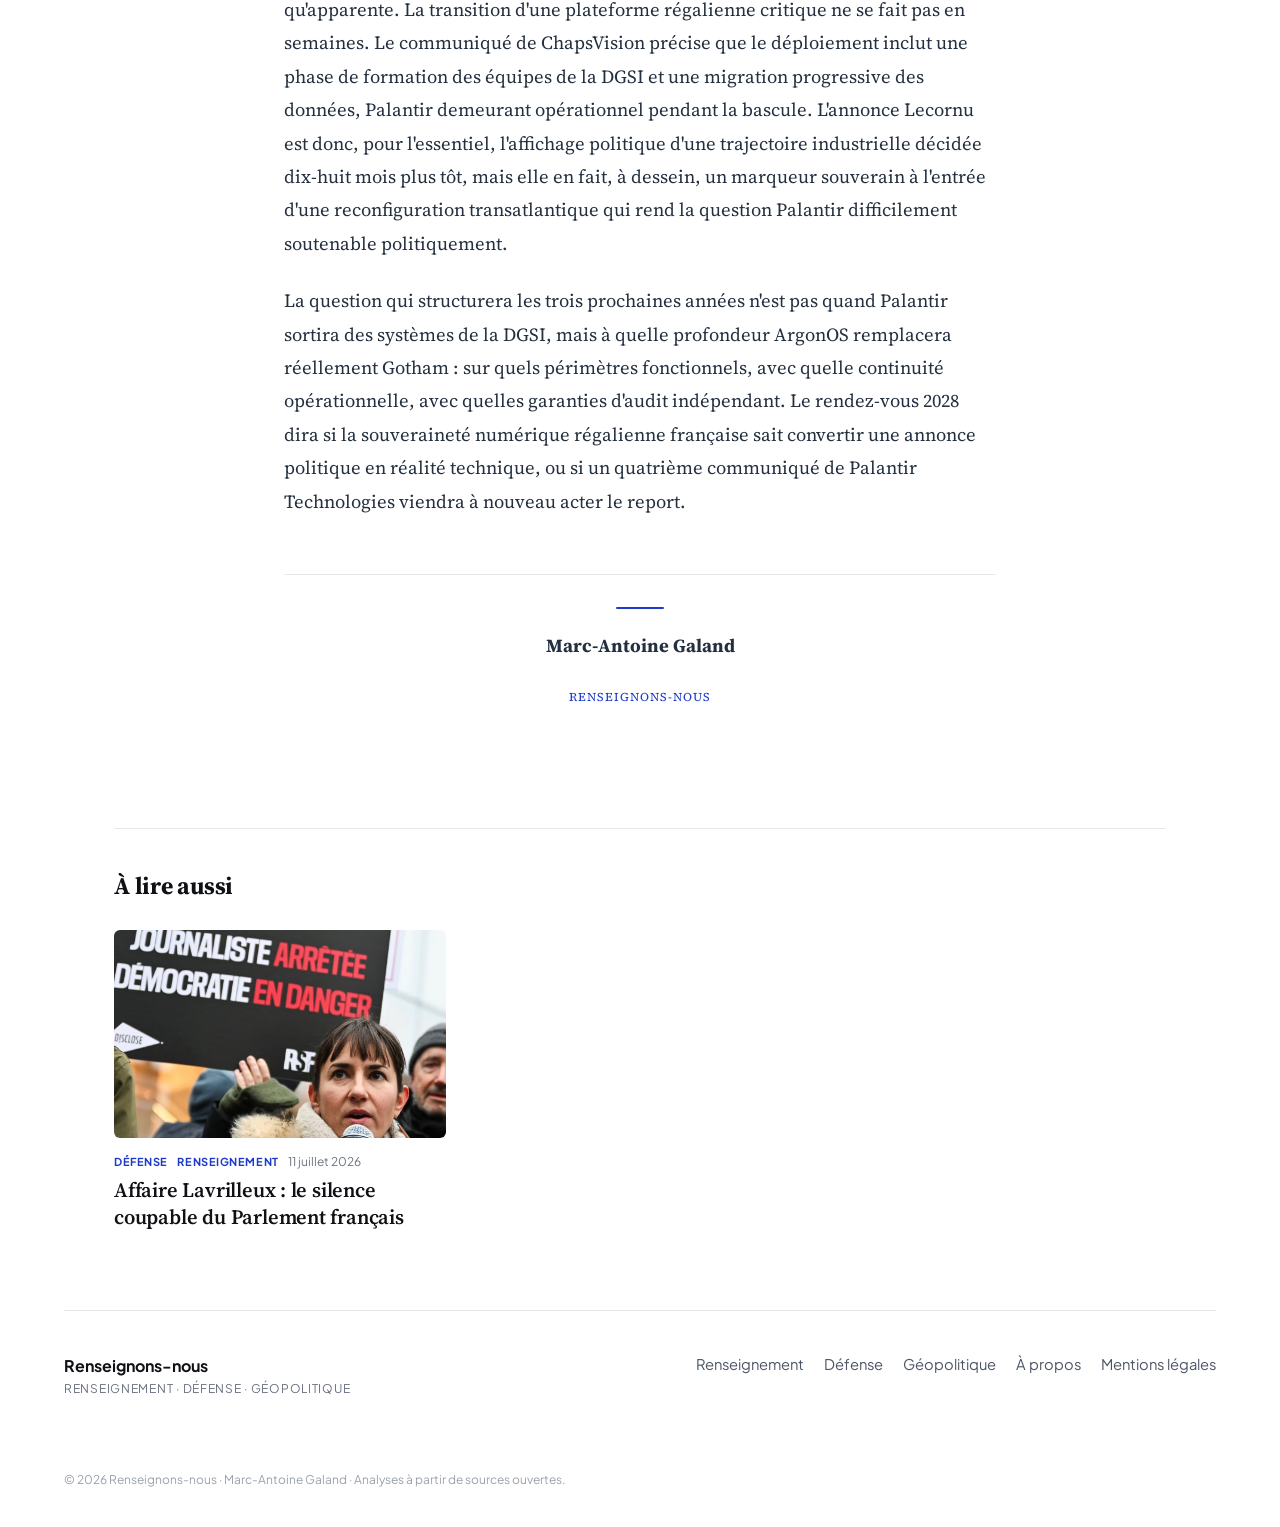
<file: article/dgsi-palantir-anatomie-d-un-divorce-annonce-pas-encore-consomme-1/index.html>
<!DOCTYPE html>
<html lang="fr">
<head>
<meta charset="UTF-8" />
<meta name="viewport" content="width=device-width, initial-scale=1.0" />
<meta name="theme-color" content="#1e3ac9" />
<title>DGSI-Palantir : anatomie d&#x27;un divorce annoncé, pas encore consommé — Renseignons-nous</title>
<meta name="description" content="Mardi 16 juin 2026, Sébastien Lecornu a annoncé que la DGSE rompait avec Palantir au profit du français ChapsVision. Six mois plus tôt, ce même contrat avait p…" />
<link rel="canonical" href="https://renseignonsnous.fr/article/dgsi-palantir-anatomie-d-un-divorce-annonce-pas-encore-consomme-1/" />
<link rel="icon" type="image/png" href="../../favicon.png?v=3" />
<link rel="apple-touch-icon" href="../../apple-touch-icon.png" />
<link rel="alternate" type="application/rss+xml" title="Renseignons-nous" href="../../rss.xml" />
<meta name="robots" content="index, follow, max-image-preview:large" />
<meta name="google-site-verification" content="KW1v2K5KYZrWDT2IcsFhilKl_P2Sg0bY9UvZ7qrCqeo" />
<meta property="og:site_name" content="Renseignons-nous" />
<meta property="og:type" content="article" />
<meta property="og:title" content="DGSI-Palantir : anatomie d&#x27;un divorce annoncé, pas encore consommé — Renseignons-nous" />
<meta property="og:description" content="Mardi 16 juin 2026, Sébastien Lecornu a annoncé que la DGSE rompait avec Palantir au profit du français ChapsVision. Six mois plus tôt, ce même contrat avait p…" />
<meta property="og:url" content="https://renseignonsnous.fr/article/dgsi-palantir-anatomie-d-un-divorce-annonce-pas-encore-consomme-1/" />
<meta property="og:locale" content="fr_FR" />
<meta name="twitter:card" content="summary_large_image" />
<meta name="twitter:title" content="DGSI-Palantir : anatomie d&#x27;un divorce annoncé, pas encore consommé — Renseignons-nous" />
<meta name="twitter:description" content="Mardi 16 juin 2026, Sébastien Lecornu a annoncé que la DGSE rompait avec Palantir au profit du français ChapsVision. Six mois plus tôt, ce même contrat avait p…" />
<meta property="og:image" content="https://renseignonsnous.fr/content/images/0603988146787-web-tete%20%281%29.jpg" />
<meta name="twitter:image" content="https://renseignonsnous.fr/content/images/0603988146787-web-tete%20%281%29.jpg" />
<meta property="article:published_time" content="2026-07-09" />
<link rel="preconnect" href="https://fonts.googleapis.com" />
<link rel="preconnect" href="https://fonts.gstatic.com" crossorigin />
<link href="https://fonts.googleapis.com/css2?family=Instrument+Serif:ital@0;1&family=Plus+Jakarta+Sans:wght@400;500;600;700&family=Source+Serif+4:ital,opsz,wght@0,8..60,400;0,8..60,600;0,8..60,700;1,8..60,400&display=swap" rel="stylesheet" />
<style>:root{ --ink:#0f1115; --muted:#6b7280; --line:#e6e8ec; --blue:#1e3ac9; --blueink:#16268f; }
*{box-sizing:border-box}
html{scroll-behavior:smooth}
body{margin:0;background:#fff;color:var(--ink);font-family:'Plus Jakarta Sans',system-ui,sans-serif;-webkit-font-smoothing:antialiased;text-rendering:optimizeLegibility}
a{text-decoration:none;color:inherit}
h1,h2,h3{text-wrap:balance;margin:0}
p{margin:0}
:focus-visible{outline:2px solid var(--blue);outline-offset:2px;border-radius:3px}
::selection{background:var(--blue);color:#fff}
img{display:block}

/* Masthead */
.masthead{background:var(--blue);color:#fff;padding:1.6rem 0 5rem}
.masthead.compact{padding:1.6rem 0}
.mast-bar{max-width:1200px;margin:0 auto;padding:0 1.5rem;display:flex;align-items:center;justify-content:space-between;gap:1rem}
.wordmark{font-weight:700;font-size:1.05rem;letter-spacing:-.01em;color:#fff}
.mast-nav{display:flex;align-items:center;gap:1.75rem;font-size:.92rem}
.mast-nav a{color:rgba(255,255,255,.85);transition:color .2s}
.mast-nav a:hover{color:#fff}
.mast-nav a.mast-sub{background:#fff;color:var(--blue);padding:.5rem 1.05rem;border-radius:999px;font-weight:600;transition:background .2s}
.mast-nav a.mast-sub:hover{background:#e9ecff;color:var(--blue)}
.mast-nav a.mast-tt{display:inline-flex;color:rgba(255,255,255,.85);padding:0}
.mast-nav a.mast-tt:hover{color:#fff}
.mast-nav a.mast-tt svg{width:21px;height:21px;display:block}

/* Bandeau TikTok (accueil, sous la newsletter) */
.tiktok-cta{background:#fff;border-top:1px solid var(--line)}
.tk-inner{max-width:1200px;margin:0 auto;padding:2.75rem 1.5rem;display:flex;align-items:center;gap:1.5rem;flex-wrap:wrap}
.tk-logo{flex:none;width:46px;height:46px;color:var(--blue)}
.tk-logo svg{width:100%;height:100%;display:block}
.tk-text{flex:1;min-width:240px}
.tk-eyebrow{font-size:12px;letter-spacing:.12em;text-transform:uppercase;color:var(--blue);font-weight:700;margin-bottom:.35rem}
.tk-title{font-family:'Source Serif 4',Georgia,serif;font-size:1.6rem;font-weight:700;letter-spacing:-.01em;line-height:1.1;color:var(--ink)}
.tk-stat{margin-top:.4rem;color:#4b5563;font-size:.98rem}
.tk-btn{margin-left:auto;background:var(--blue);color:#fff;font-weight:700;padding:.85rem 1.5rem;border-radius:999px;white-space:nowrap;transition:transform .2s,background .2s}
.tk-btn:hover{transform:translateY(-1px);background:var(--blueink)}
@media(max-width:640px){ .tk-btn{margin-left:0} }
.mast-lede{max-width:1200px;margin:0 auto;padding:5rem 1.5rem 1rem}
.mast-eyebrow{font-size:12px;letter-spacing:.14em;text-transform:uppercase;color:rgba(255,255,255,.72);margin-bottom:1.35rem;font-weight:600}
.mast-title{font-family:'Source Serif 4',Georgia,serif;font-weight:600;font-size:clamp(2.5rem,6vw,4.7rem);line-height:1.02;letter-spacing:-.02em;max-width:15ch}
.mast-title em{font-family:'Instrument Serif',Georgia,serif;font-style:italic;font-weight:400}
.mast-desc{margin-top:1.6rem;max-width:48ch;font-size:1.06rem;line-height:1.55;color:rgba(255,255,255,.82)}
@media(max-width:640px){ .mast-nav a:not(.mast-sub){display:none} }

/* Article à la une dans le masthead */
.mast-lede.with-feature{display:grid;grid-template-columns:1fr;gap:2.5rem;align-items:center}
@media(min-width:840px){
  .mast-lede.with-feature{grid-template-columns:1.15fr .85fr;gap:3rem;padding-top:2.5rem}
  .mast-lede.with-feature .mast-title{font-size:clamp(3rem,5vw,5rem)}
  .mast-lede.with-feature .mast-desc{font-size:1.2rem;max-width:38ch}
  .mast-lede.with-feature .mast-eyebrow{font-size:13px}
}
.mast-feature{display:block;background:#fff;color:var(--ink);border-radius:14px;overflow:hidden;box-shadow:0 26px 60px -26px rgba(0,0,0,.5);transition:transform .3s ease}
.mast-feature:hover{transform:translateY(-4px)}
.mf-media{aspect-ratio:16/9;background:#dfe3ea;overflow:hidden}
.mf-media img{width:100%;height:100%;object-fit:cover;transition:transform .6s cubic-bezier(.2,.7,.2,1)}
.mast-feature:hover .mf-media img{transform:scale(1.03)}
.mf-body{padding:1.15rem 1.35rem 1.4rem}
.mf-badge{display:inline-block;font-size:11px;font-weight:700;letter-spacing:.08em;text-transform:uppercase;color:#fff;background:var(--blue);padding:.28rem .65rem;border-radius:999px}
.mf-title{font-family:'Source Serif 4',Georgia,serif;font-size:1.4rem;line-height:1.2;letter-spacing:-.01em;color:var(--ink);margin:.75rem 0 0;font-weight:700}
.mf-meta{margin-top:.55rem;font-size:12px;letter-spacing:.02em;text-transform:uppercase;color:var(--blue);font-weight:600}

/* Section articles */
.wrap{max-width:1200px;margin:0 auto;padding:4.5rem 1.5rem}
.sec-head{display:flex;align-items:flex-end;justify-content:space-between;flex-wrap:wrap;gap:1.25rem;margin-bottom:2.5rem;border-bottom:1px solid var(--line);padding-bottom:1.25rem}
.sec-title{font-family:'Source Serif 4',Georgia,serif;font-size:1.95rem;font-weight:700;letter-spacing:-.01em}
.filters{display:flex;gap:.3rem;flex-wrap:wrap}
.filter-btn{font-family:inherit;font-size:.85rem;padding:.42rem .9rem;border-radius:999px;color:#4b5563;background:transparent;border:1px solid transparent;cursor:pointer;transition:all .2s}
.filter-btn:hover{color:var(--ink);background:#f4f5f7}
.filter-btn.is-active{background:var(--blue);color:#fff}

#grid{display:grid;grid-template-columns:repeat(auto-fill,minmax(300px,1fr));gap:2.75rem 2rem}
.article-card{cursor:pointer;display:flex;flex-direction:column;color:inherit}
.article-card.is-hidden{display:none}
.card-media{overflow:hidden;border-radius:6px;background:#eef0f3;aspect-ratio:16/10}
.card-media img{width:100%;height:100%;object-fit:cover;transition:transform .6s cubic-bezier(.2,.7,.2,1)}
.article-card:hover .card-media img{transform:scale(1.03)}
.card-body{padding-top:1rem}
.card-meta{display:flex;align-items:center;gap:.6rem;margin-bottom:.55rem;flex-wrap:wrap}
.card-date{font-size:12px;color:var(--muted)}
.tag{font-size:11px;font-weight:700;letter-spacing:.05em;text-transform:uppercase;color:var(--blue)}
.card-title{font-family:'Source Serif 4',Georgia,serif;font-size:1.28rem;line-height:1.28;font-weight:600;letter-spacing:-.01em}
.article-card:hover .card-title{text-decoration:underline;text-underline-offset:3px;text-decoration-thickness:1px}
.card-dek{margin-top:.55rem;font-size:.95rem;line-height:1.55;color:#4b5563}
.empty-state{text-align:center;color:var(--muted);padding:4.5rem 1rem;font-size:1.05rem;font-family:'Source Serif 4',Georgia,serif}

/* Newsletter */
.nl{background:#f4f5f7;border-top:1px solid var(--line)}
.nl-inner{max-width:1200px;margin:0 auto;padding:4rem 1.5rem;display:grid;gap:2rem;grid-template-columns:1fr;align-items:center}
@media(min-width:768px){.nl-inner{grid-template-columns:1.15fr 1fr}}
.nl-eyebrow{font-size:12px;letter-spacing:.12em;text-transform:uppercase;color:var(--blue);font-weight:700;margin-bottom:.7rem}
.nl-title{font-family:'Source Serif 4',Georgia,serif;font-size:1.9rem;font-weight:700;letter-spacing:-.01em;line-height:1.15}
.nl-desc{margin-top:.75rem;color:#4b5563}
.nl-form{display:flex;gap:.5rem;flex-wrap:wrap}
.nl-form input{flex:1;min-width:200px;padding:.85rem 1rem;border:1px solid var(--line);border-radius:8px;background:#fff;font-size:.95rem;color:var(--ink);font-family:inherit}
.nl-form input:focus{outline:none;border-color:var(--blue)}
.nl-form button{padding:.85rem 1.4rem;border-radius:8px;background:var(--blue);color:#fff;font-weight:600;cursor:pointer;white-space:nowrap;border:0;font-family:inherit;font-size:.95rem;transition:background .2s}
.nl-form button:hover{background:var(--blueink)}
.nl-done{margin-top:.25rem;padding:.85rem 1rem;background:#eef1ff;border:1px solid var(--blue);border-radius:8px;color:var(--blueink);font-weight:600;font-size:.95rem}

/* Footer */
.ft{max-width:1200px;margin:0 auto;padding:0 1.5rem 1rem}
.ft-inner{display:flex;justify-content:space-between;flex-wrap:wrap;gap:1.5rem;border-top:1px solid var(--line);padding-top:2.75rem}
.ft-word{font-weight:700}
.ft-tag{font-size:12px;letter-spacing:.06em;text-transform:uppercase;color:var(--muted);margin-top:.3rem}
.ft-social{display:flex;gap:.85rem;margin-top:1.1rem}
.ft-social a{color:#9aa1ab;transition:color .2s,transform .2s}
.ft-social a:hover{color:var(--blue);transform:translateY(-1px)}
.ft-social svg{width:22px;height:22px;display:block}
.ft-links{display:flex;gap:1.25rem;font-size:.92rem;flex-wrap:wrap}
.ft-links a{color:#4b5563;transition:color .2s}
.ft-links a:hover{color:var(--blue)}
.ft-legal{max-width:1200px;margin:2.25rem auto 0;padding:1.5rem 1.5rem 2.5rem;font-size:12px;color:#9aa1ab}

/* « À lire aussi » en bas d'article */
.related{max-width:1100px;margin:0 auto;padding:0 1.5rem 5rem}
.related-title{font-family:'Source Serif 4',Georgia,serif;font-size:1.5rem;font-weight:700;letter-spacing:-.01em;margin:0 0 1.75rem;padding-top:2.5rem;border-top:1px solid var(--line)}
.related-grid{display:grid;grid-template-columns:repeat(auto-fill,minmax(250px,1fr));gap:2rem 1.75rem}

/* Pages statiques (À propos, mentions légales) */
.page{max-width:720px;margin:0 auto;padding:3.5rem 1.5rem 6rem}
.page-title{font-family:'Source Serif 4',Georgia,serif;font-weight:700;font-size:clamp(1.9rem,4vw,2.8rem);line-height:1.1;letter-spacing:-.015em;margin-bottom:1.75rem}
.page-body{font-family:'Source Serif 4',Georgia,serif;font-size:1.12rem;line-height:1.75;color:#24303f}
.page-body p{margin:0 0 1.4rem}
.page-body p.lead{font-size:1.28rem;color:var(--ink);line-height:1.5;margin-bottom:1.8rem}
.page-body h2{font-family:'Plus Jakarta Sans',sans-serif;font-size:1.25rem;font-weight:700;color:var(--ink);margin:2.5rem 0 .9rem;letter-spacing:-.01em}
.page-body a{color:var(--blue);text-decoration:underline;text-underline-offset:2px}
.page-body strong{font-weight:700;color:var(--ink)}
.page-body em{font-style:italic}

/* Page article */
.article-page{max-width:760px;margin:0 auto;padding:3rem 1.5rem 6rem}
.article-back{display:inline-flex;align-items:center;gap:.4rem;color:var(--blue);font-size:.9rem;font-weight:500;margin-bottom:1.75rem}
.article-back:hover{text-decoration:underline;text-underline-offset:3px}
.article-meta-top{display:flex;align-items:center;gap:.7rem;margin-bottom:1rem;flex-wrap:wrap}
.article-date{font-size:13px;color:var(--muted)}
.article-title{font-family:'Source Serif 4',Georgia,serif;font-weight:700;font-size:clamp(1.9rem,4vw,2.9rem);line-height:1.08;letter-spacing:-.015em}
.article-dek{margin-top:1rem;font-family:'Source Serif 4',Georgia,serif;font-size:1.2rem;color:#4b5563;line-height:1.5}
.article-hero{margin:2rem 0}
.article-hero img{display:block;width:100%;height:auto;max-height:62vh;object-fit:cover;border-radius:8px;background:#eef0f3}
.article-hero figcaption{margin-top:.6rem;font-size:.85rem;line-height:1.45;color:var(--muted)}
.article-body{font-family:'Source Serif 4',Georgia,serif;font-size:1.16rem;line-height:1.8;color:#24303f;margin-top:1.5rem}
.article-body p{margin:0 0 1.5rem}
.article-body p.lead{font-size:1.32rem;color:var(--ink);line-height:1.55;margin-bottom:2rem}
.article-body p.lead::first-letter{font-family:'Instrument Serif',Georgia,serif;font-size:3.6em;line-height:.8;float:left;padding:.08em .12em 0 0;color:var(--blue)}
.article-body h2{font-family:'Plus Jakarta Sans',sans-serif;font-size:1.35rem;font-weight:700;margin:2.75rem 0 1rem;letter-spacing:-.01em;color:var(--ink)}
.article-body h2::before{content:"";display:block;width:2rem;height:2px;background:var(--blue);margin-bottom:.85rem;border-radius:2px}
.article-body h3{font-family:'Plus Jakarta Sans',sans-serif;font-size:1.15rem;font-weight:700;margin:2rem 0 .75rem;color:var(--ink)}
.article-body em{font-style:italic}
.article-body strong{font-weight:700;color:var(--ink)}
.article-body a{color:var(--blue);text-decoration:underline;text-underline-offset:2px}
.article-body img{max-width:100%;height:auto;border-radius:8px;margin:1.5rem 0}
.article-body figure{margin:1.5rem 0}
.article-body figcaption{font-size:.85rem;color:var(--muted);margin-top:.5rem;text-align:center}
.article-body ul,.article-body ol{margin:0 0 1.5rem 1.25rem;padding:0}
.article-body li{margin:.35rem 0}
.article-body blockquote{margin:2rem 0;padding:1rem 1.5rem;border-left:2px solid var(--blue);background:#f4f5f7;border-radius:0 8px 8px 0;font-style:italic;color:var(--ink)}
.article-body hr{border:0;height:1px;background:var(--line);width:40%;margin:2.75rem auto}
.article-body .note{margin:2rem 0;padding:1.1rem 1.45rem;background:#f4f5f7;border-left:3px solid var(--blue);border-radius:0 10px 10px 0}
.article-body .note-label{font-family:'Plus Jakarta Sans',sans-serif;font-size:12px;font-weight:700;letter-spacing:.06em;text-transform:uppercase;color:var(--blue);margin:0 0 .4rem}
.article-body .note p:last-child{margin:0;font-size:1.02rem;line-height:1.6}
.article-body .embed{position:relative;padding-top:56.25%;margin:2rem 0;border-radius:8px;overflow:hidden;background:#000}
.article-body .embed iframe{position:absolute;inset:0;width:100%;height:100%;border:0}
.article-body .twitter-tweet{margin:2rem auto !important}
.article-signature{margin-top:3.5rem;padding-top:2rem;border-top:1px solid var(--line);text-align:center}
.article-signature .sig-rule{display:block;width:48px;height:2px;background:var(--blue);margin:0 auto 1.25rem;border-radius:2px}
.article-signature .sig-name{font-family:'Source Serif 4',Georgia,serif;font-weight:700}
.article-signature .sig-pub{font-size:12px;letter-spacing:.08em;text-transform:uppercase;color:var(--blue);margin-top:.4rem}

::-webkit-scrollbar{width:9px;height:9px}
::-webkit-scrollbar-thumb{background:#d3d7de;border-radius:999px;border:2px solid #fff}
::-webkit-scrollbar-thumb:hover{background:var(--blue)}
</style>
<script type="application/ld+json">{"@context": "https://schema.org", "@type": "NewsArticle", "headline": "DGSI-Palantir : anatomie d'un divorce annoncé, pas encore consommé", "description": "Mardi 16 juin 2026, Sébastien Lecornu a annoncé que la DGSE rompait avec Palantir au profit du français ChapsVision. Six mois plus tôt, ce même contrat avait p…", "mainEntityOfPage": "https://renseignonsnous.fr/article/dgsi-palantir-anatomie-d-un-divorce-annonce-pas-encore-consomme-1/", "datePublished": "2026-07-09", "dateModified": "2026-07-09", "author": {"@type": "Person", "name": "Marc-Antoine Galand"}, "publisher": {"@type": "Organization", "name": "Renseignons-nous"}, "image": ["https://renseignonsnous.fr/content/images/0603988146787-web-tete%20%281%29.jpg"]}</script>
</head>
<body>
<header class="masthead compact">
  <div class="mast-bar">
    <a href="../../" class="wordmark">Renseignons-nous</a>
    <nav class="mast-nav" aria-label="Rubriques">
      <a href="../../renseignement/">Renseignement</a>
      <a href="../../defense/">Défense</a>
      <a href="../../geopolitique/">Géopolitique</a>
      <a href="https://www.tiktok.com/@renseignonsnous" target="_blank" rel="noopener" class="mast-tt" aria-label="TikTok">
        <svg viewBox="0 0 24 24" fill="currentColor"><path d="M16.5 3c.31 2.06 1.46 3.29 3.46 3.42v2.32c-1.16.11-2.17-.27-3.35-.99v4.86c0 6.18-6.74 8.11-9.45 3.68-1.74-2.85-.67-7.85 4.92-8.05v2.44c-.43.07-.88.18-1.3.32-1.24.42-1.95 1.21-1.75 2.6.37 2.66 5.25 3.45 4.84-1.77V3.01h2.63Z"/></svg>
      </a>
      <a href="../../#newsletter" class="mast-sub">S'abonner</a>
    </nav>
  </div>
</header>
<main class="article-page">
  <a class="article-back" href="../../">← Tous les articles</a>
  <div class="article-meta-top"><span class="tag">Renseignement</span><span class="tag">Défense</span><span class="article-date">9 juillet 2026</span></div>
  <h1 class="article-title">DGSI-Palantir : anatomie d&#x27;un divorce annoncé, pas encore consommé</h1>
  <p class="article-dek">Mardi 16 juin 2026, Sébastien Lecornu a annoncé que la DGSE rompait avec Palantir au profit du français ChapsVision. Six mois plus tôt, ce même contrat avait pourtant été reconduit jusqu&#x27;en 2028. Dans la journée, l&#x27;éditeur américain a affirmé que son engagement restait pleinement en vigueur. Mais alors comment un outil, présenté comme transitoire en 2016, est-il devenu à ce point structurel pour les renseignements français ?</p>
  <figure class="article-hero"><img src="/content/images/0603988146787-web-tete%20%281%29.jpg" alt="DGSI-Palantir : anatomie d&#x27;un divorce annoncé, pas encore consommé"/></figure>
  <div class="article-body">
<p class="lead">Le 15 décembre 2025, Palantir Technologies publie un communiqué. Son contrat avec la Direction générale de la sécurité intérieure (DGSI) vient d&#x27;être reconduit pour trois ans, portant l&#x27;échéance à 2028. Six mois plus tard, à la veille du salon VivaTech, le Premier ministre annonce en vidéo la rupture de ce même contrat. Entre les deux dates, aucune bascule technique n&#x27;a eu lieu.</p>
<h2><strong>2016 : le choix par défaut d&#x27;un renseignement en surchauffe</strong></h2>
<p>Le contrat initial remonte à décembre 2016. Un an après les attentats du Bataclan, de Charlie Hebdo et de l&#x27;Hyper Cacher, la DGSI cherche un outil capable de traiter, croiser et exploiter des volumes massifs de données hétérogènes : renseignement humain, interceptions, sources ouvertes, fichiers administratifs. Elle retient Palantir Gotham, la plateforme dédiée aux clients militaires et de renseignement de l&#x27;éditeur américain, à distinguer de Foundry, sa gamme entreprises. La France devient alors le premier pays hors des États-Unis à déployer Gotham dans son appareil régalien.</p>
<p>L&#x27;exercice est présenté comme provisoire. Dans une déclaration relayée par l&#x27;AFP en décembre 2025, la DGSI justifie ce choix par une exposition à une intense menace terroriste et par le constat que Palantir aurait été le seul outil existant sur le marché répondant à ses besoins, après une large consultation incluant des industriels français. La formulation, dix ans plus tard, est instructive : elle assume l&#x27;absence d&#x27;alternative française mûre en 2016 et, implicitement, l&#x27;échec à en faire émerger une avant 2026.</p>
<h2><strong>L&#x27;identité problématique d&#x27;un fournisseur régalien</strong></h2>
<p>Palantir n&#x27;est pas un éditeur logiciel comme un autre. Fondée en 2003 par Peter Thiel et Alex Karp, l&#x27;entreprise a bénéficié dès sa création du soutien d&#x27;In-Q-Tel, fonds d&#x27;investissement de la CIA. Elle compte parmi ses clients la NSA, le FBI, le département de la Défense, la police fédérale de l&#x27;immigration (ICE) et l&#x27;armée israélienne. Peter Thiel est un soutien affiché de Donald Trump depuis 2016, la seconde administration Trump installe une relation encore plus étroite avec l&#x27;écosystème technologique aligné sur Palantir.</p>
<p>La question juridique est distincte, et souvent mal posée. Devant la mission d&#x27;information parlementaire sur la souveraineté numérique en 2021, Fabrice Brégier, alors président de Palantir France et ancien PDG d&#x27;Airbus, soutenait que Palantir n&#x27;est pas un fournisseur de cloud et n&#x27;héberge pas les données de ses clients, donc n&#x27;entre pas dans le champ du Cloud Act. La ligne de défense est cohérente sur ce texte précis, adopté en mars 2018, qui vise d&#x27;abord les hébergeurs américains (AWS, Microsoft Azure, Google Cloud).</p>
<p>Elle est en revanche insuffisante pour clore le débat de l&#x27;exposition juridique. La section 702 du Foreign Intelligence Surveillance Act (FISA), régulièrement reconduite par le Congrès, autorise la collecte de données sur des cibles non américaines via les infrastructures des sociétés américaines. L&#x27;Executive Order 12333, décret présidentiel encadrant les opérations des services de renseignement américains, complète cet arsenal. Une entreprise cotée à New York, dont l&#x27;ingénierie logicielle est développée aux États-Unis et dont l&#x27;actionnariat comprend historiquement un fonds lié à la CIA, ne peut prétendre à une étanchéité de principe vis-à-vis de son propre écosystème régalien. C&#x27;est cette exposition structurelle, plus qu&#x27;un cas documenté d&#x27;exfiltration, qui pèse dans l&#x27;arbitrage français.</p>
<h2><strong>Trois renouvellements, une même impuissance industrielle</strong></h2>
<p>Le contrat de 2016 a été reconduit en 2019, en 2022 et en 2025. Chaque renouvellement acte l&#x27;échec de la substitution en cours et actualise la même formule officielle : dans l&#x27;attente d&#x27;un outil souverain opérationnel. Dès 2018, Laurent Nuñez, alors directeur de la DGSI et aujourd&#x27;hui ministre de l&#x27;Intérieur, expliquait à Bloomberg vouloir travailler au développement d&#x27;une offre française ou européenne. Sept ans plus tard, la promesse n&#x27;était toujours pas tenue à l&#x27;échelle nécessaire.</p>
<p>Le blocage est moins technique qu&#x27;industriel. Patrice Caine, président-directeur général de Thales, résumait dès 2019 le calcul économique : le marché commercial ne semblait pas assez profond pour justifier le développement d&#x27;un équivalent français. La remarque pointe une faiblesse structurelle de la base industrielle et technologique de défense (BITD) française dans le domaine numérique. Là où Dassault Aviation, Naval Group ou Safran ont pu s&#x27;appuyer sur la Direction générale de l&#x27;armement (DGA) comme client pivot, premier acquéreur assumant une part du risque technologique, les briques d&#x27;analyse de données régaliennes n&#x27;ont pas trouvé leur DGA. La DGSI achète, elle ne finance pas de R&amp;D longue.</p>
<h2><strong>OTDH : la fabrique lente d&#x27;une alternative française</strong></h2>
<p>L&#x27;appel d&#x27;offres visant à remplacer Palantir, dénommé Outil de traitement de données hétérogènes (OTDH), est lancé fin 2021. Neuf candidats se manifestent. En 2023, la sélection se resserre à trois : Athea, coentreprise Atos-Thales ; Blueway, éditeur français de plateformes de données ; et ChapsVision, société fondée en 2019 par Olivier Dellenbach (ex-eFront) et devenue en quelques années un consolidateur du logiciel français de traitement de données par acquisitions successives de Coheris, Elektron, Bertin IT, Vecsys et Sinequa.</p>
<p>ChapsVision remporte le premier lot fin 2024, consacré à la préparation des données. Le second lot, portant sur la modélisation, la sécurisation et la visualisation, lui est attribué en juin 2026. La solution retenue s&#x27;appelle ArgonOS. Elle se présente comme une plateforme modulaire, capable d&#x27;ingérer et de corréler des données de formats variés, avec des fonctions d&#x27;enrichissement OSINT, de détection d&#x27;anomalies et des agents d&#x27;intelligence artificielle générative. Elle peut être déployée sur site, en environnement déconnecté ou sur un cloud souverain, trois modes qui répondent aux exigences de sensibilité des services.</p>
<p>Un signal complète le tableau. En mai 2026, l&#x27;Office fédéral pour la protection de la Constitution allemand (BfV) annonce lui aussi retenir ArgonOS pour remplacer Palantir. Son directeur Sinan Selen appelle à aiguiser une focalisation européenne dans les choix technologiques du renseignement. La convergence Paris-Berlin, si elle se confirme, esquisse une préférence continentale sur les marchés régaliens. Un sujet politique autant que technique.</p>
<h2><strong>Un divorce plus politique qu&#x27;opérationnel</strong></h2>
<p>L&#x27;annonce du 16 juin 2026 doit se lire dans son emballage. Elle intervient à la veille de l&#x27;ouverture de VivaTech à Paris. Elle s&#x27;accompagne d&#x27;un engagement de 655 millions d&#x27;euros au titre du plan France 2030 pour l&#x27;IA souveraine, et de la promesse d&#x27;un assistant conversationnel souverain déployé auprès d&#x27;un million d&#x27;agents publics. Sébastien Lecornu assume un discours d&#x27;autonomie : il ne s&#x27;agit pas seulement de changer d&#x27;éditeur, mais de refuser une dépendance stratégique qui exposerait la France au bon vouloir de partenaires capables, dans un contexte politique tendu, de couper l&#x27;accès à des capacités critiques.</p>
<p>La réponse de Palantir tombe le jour même : le contrat renouvelé en décembre 2025 court jusqu&#x27;en 2028 et reste pleinement en vigueur. La contradiction n&#x27;est qu&#x27;apparente. La transition d&#x27;une plateforme régalienne critique ne se fait pas en semaines. Le communiqué de ChapsVision précise que le déploiement inclut une phase de formation des équipes de la DGSI et une migration progressive des données, Palantir demeurant opérationnel pendant la bascule. L&#x27;annonce Lecornu est donc, pour l&#x27;essentiel, l&#x27;affichage politique d&#x27;une trajectoire industrielle décidée dix-huit mois plus tôt, mais elle en fait, à dessein, un marqueur souverain à l&#x27;entrée d&#x27;une reconfiguration transatlantique qui rend la question Palantir difficilement soutenable politiquement.</p>
<p>La question qui structurera les trois prochaines années n&#x27;est pas quand Palantir sortira des systèmes de la DGSI, mais à quelle profondeur ArgonOS remplacera réellement Gotham : sur quels périmètres fonctionnels, avec quelle continuité opérationnelle, avec quelles garanties d&#x27;audit indépendant. Le rendez-vous 2028 dira si la souveraineté numérique régalienne française sait convertir une annonce politique en réalité technique, ou si un quatrième communiqué de Palantir Technologies viendra à nouveau acter le report.</p>
    <div class="article-signature"><span class="sig-rule"></span><p class="sig-name">Marc-Antoine Galand</p><p class="sig-pub">Renseignons-nous</p></div>
  </div>
</main>
<section class="related">
  <h2 class="related-title">À lire aussi</h2>
  <div class="related-grid">
      <a class="article-card" data-cat="defense renseignement" href="../../article/affaire-ariane-lavrilleux-secret-sources-presse-parlement/">
        <div class="card-media"><img src="/content/images/7df83b3_ftp-import-images-1-cpx0sy7jjgxm-5762028-01-06.avif" alt="Affaire Lavrilleux : le silence coupable du Parlement français" loading="lazy"/></div>
        <div class="card-body">
          <div class="card-meta"><span class="tag">Défense</span><span class="tag">Renseignement</span><p class="card-date">11 juillet 2026</p></div>
          <h3 class="card-title">Affaire Lavrilleux : le silence coupable du Parlement français</h3>
        </div>
      </a>
  </div>
</section>
<footer>
  <div class="ft">
    <div class="ft-inner">
      <div>
        <p class="ft-word">Renseignons-nous</p>
        <p class="ft-tag">Renseignement · Défense · Géopolitique</p>
      </div>
      <nav class="ft-links" aria-label="Pied de page">
        <a href="../../renseignement/">Renseignement</a>
        <a href="../../defense/">Défense</a>
        <a href="../../geopolitique/">Géopolitique</a>
        <a href="../../a-propos/">À propos</a>
        <a href="../../mentions-legales/">Mentions légales</a>
      </nav>
    </div>
  </div>
  <div class="ft-legal">© 2026 Renseignons-nous · Marc-Antoine Galand · Analyses à partir de sources ouvertes.</div>
</footer>

</body>
</html>
</file>
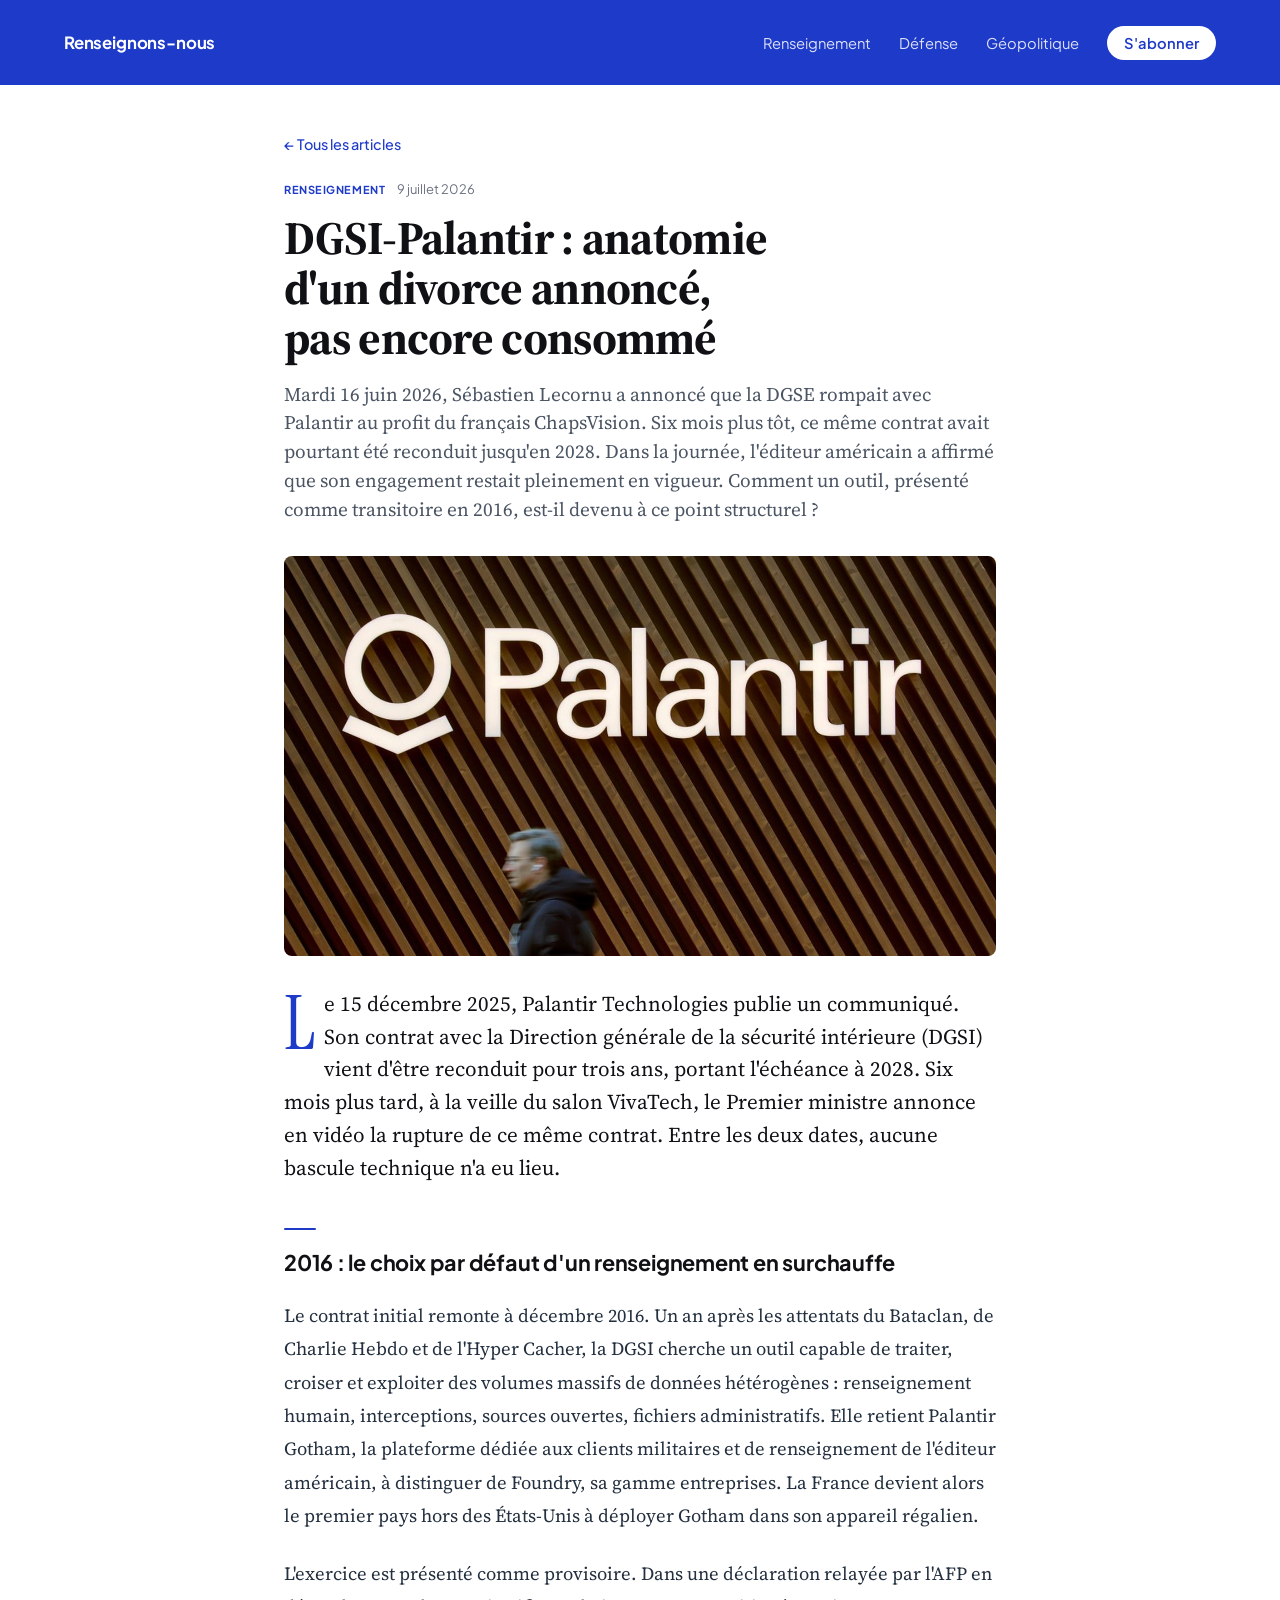
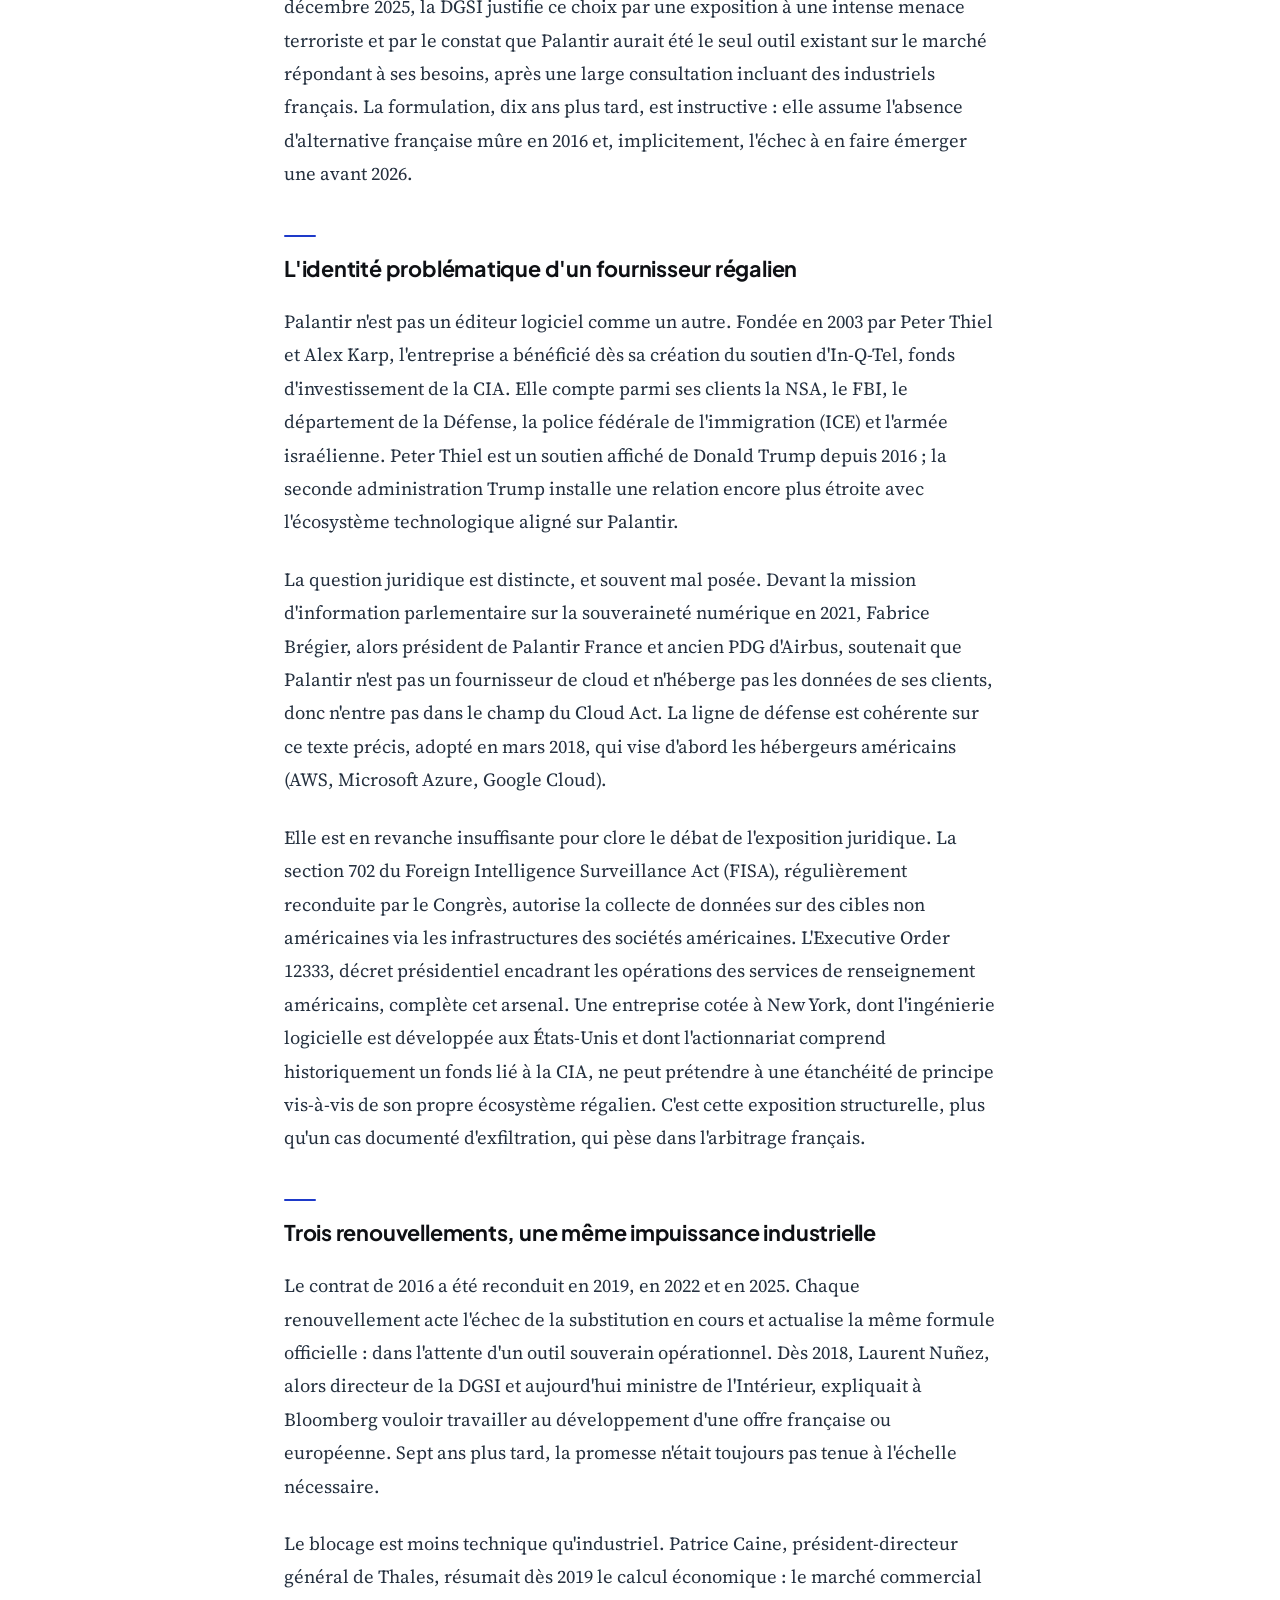
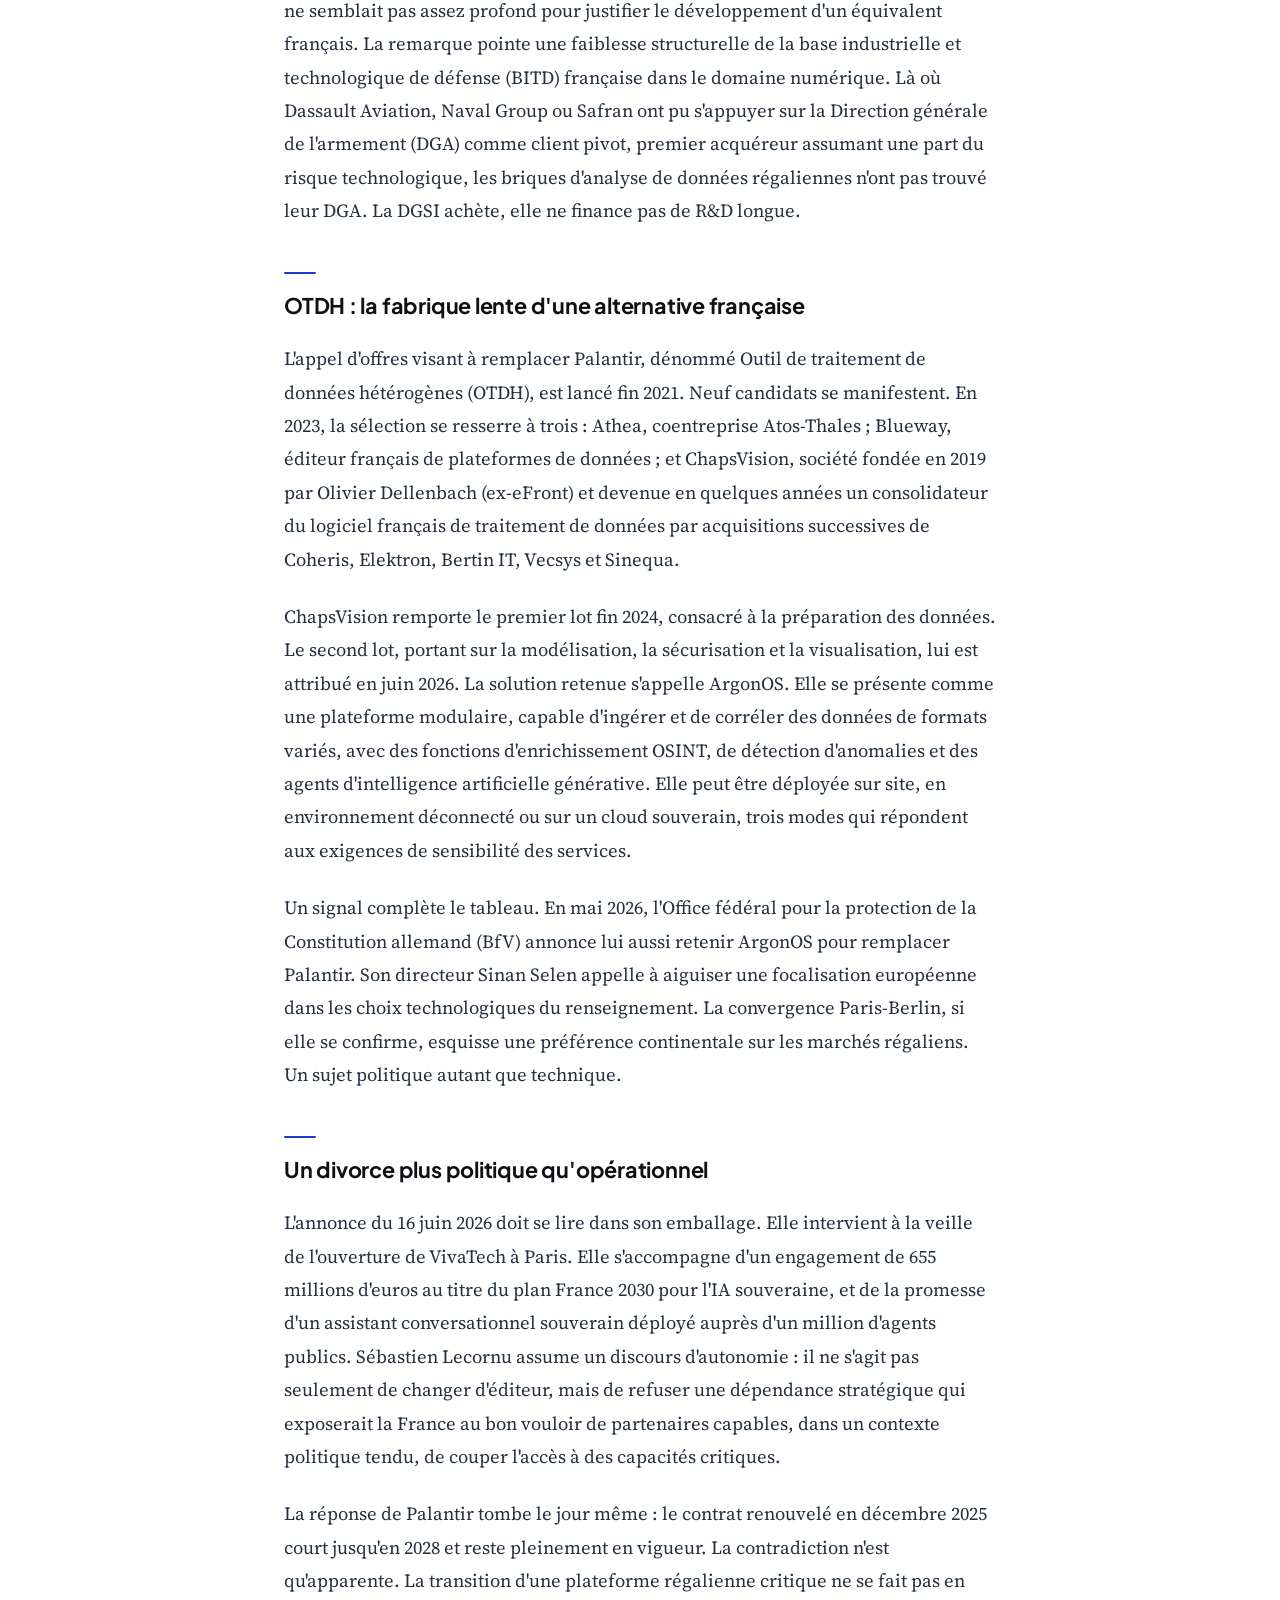
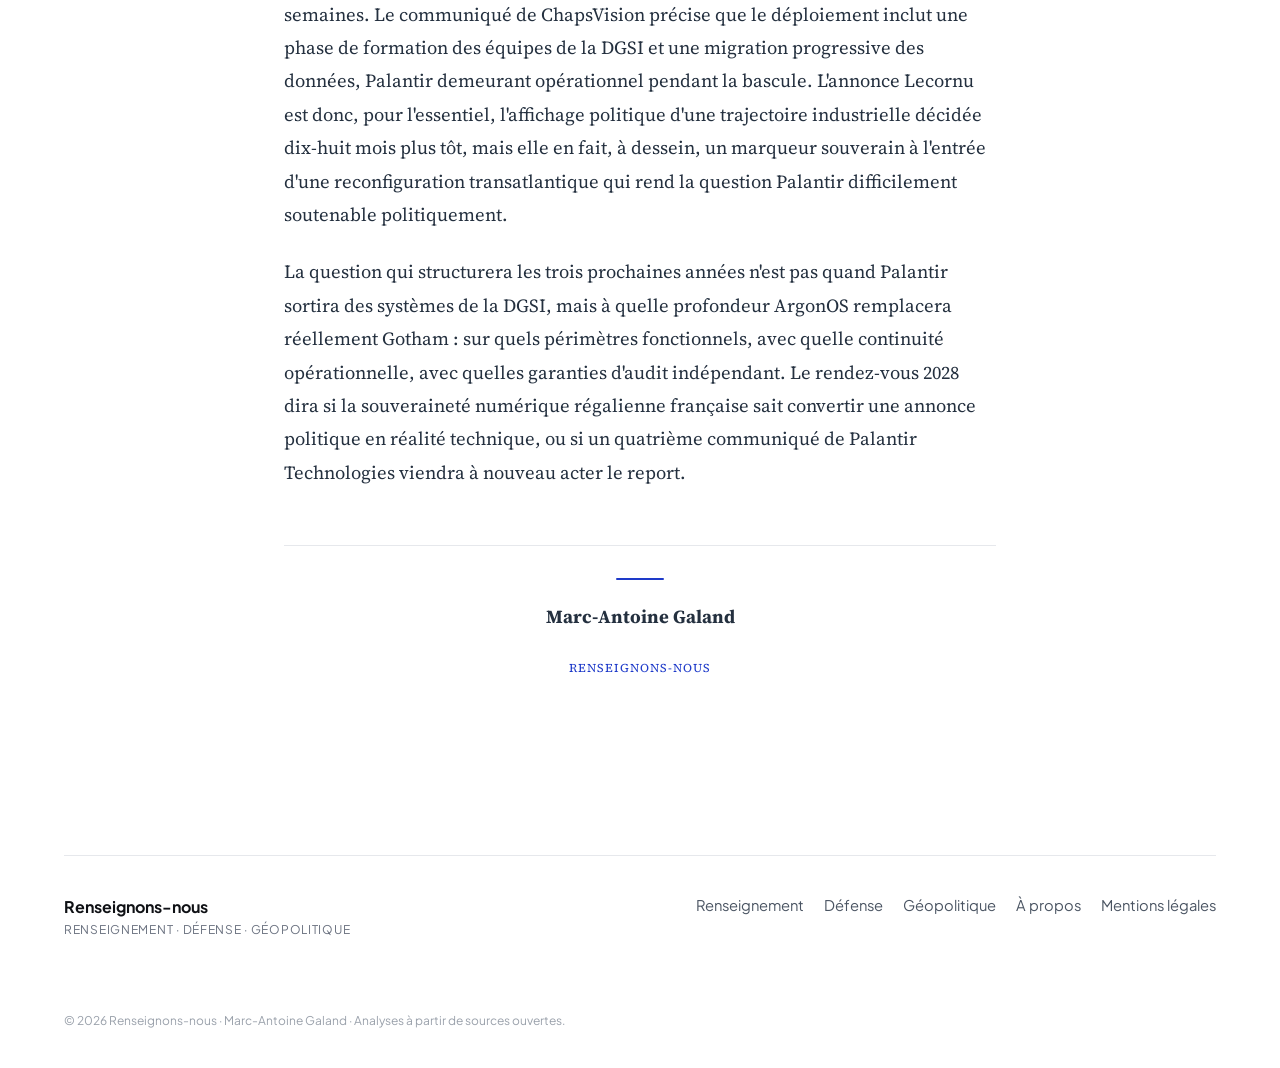
<file: article/dgsi-palantir-anatomie-d-un-divorce-annoncé-pas-encore-consommé-1/index.html>
<!DOCTYPE html>
<html lang="fr">
<head>
<meta charset="UTF-8" />
<meta name="viewport" content="width=device-width, initial-scale=1.0" />
<title>DGSI-Palantir : anatomie d&#x27;un divorce annoncé, pas encore consommé — Renseignons-nous</title>
<meta name="description" content="Mardi 16 juin 2026, Sébastien Lecornu a annoncé que la DGSE rompait avec Palantir au profit du français ChapsVision. Six mois plus tôt, ce même contrat av…" />
<link rel="canonical" href="https://renseignonsnous.fr/article/dgsi-palantir-anatomie-d-un-divorce-annoncé-pas-encore-consommé-1/" />
<link rel="icon" href="../../favicon.svg" type="image/svg+xml" />
<meta name="robots" content="index, follow, max-image-preview:large" />
<meta property="og:site_name" content="Renseignons-nous" />
<meta property="og:type" content="article" />
<meta property="og:title" content="DGSI-Palantir : anatomie d&#x27;un divorce annoncé, pas encore consommé — Renseignons-nous" />
<meta property="og:description" content="Mardi 16 juin 2026, Sébastien Lecornu a annoncé que la DGSE rompait avec Palantir au profit du français ChapsVision. Six mois plus tôt, ce même contrat av…" />
<meta property="og:url" content="https://renseignonsnous.fr/article/dgsi-palantir-anatomie-d-un-divorce-annoncé-pas-encore-consommé-1/" />
<meta property="og:locale" content="fr_FR" />
<meta name="twitter:card" content="summary_large_image" />
<meta name="twitter:title" content="DGSI-Palantir : anatomie d&#x27;un divorce annoncé, pas encore consommé — Renseignons-nous" />
<meta name="twitter:description" content="Mardi 16 juin 2026, Sébastien Lecornu a annoncé que la DGSE rompait avec Palantir au profit du français ChapsVision. Six mois plus tôt, ce même contrat av…" />
<meta property="og:image" content="/content/images/0603988146787-web-tete (1).jpg" />
<meta name="twitter:image" content="/content/images/0603988146787-web-tete (1).jpg" />
<meta property="article:published_time" content="2026-07-09" />
<link rel="preconnect" href="https://fonts.googleapis.com" />
<link rel="preconnect" href="https://fonts.gstatic.com" crossorigin />
<link href="https://fonts.googleapis.com/css2?family=Instrument+Serif:ital@0;1&family=Plus+Jakarta+Sans:wght@400;500;600;700&family=Source+Serif+4:ital,opsz,wght@0,8..60,400;0,8..60,600;0,8..60,700;1,8..60,400&display=swap" rel="stylesheet" />
<style>:root{ --ink:#0f1115; --muted:#6b7280; --line:#e6e8ec; --blue:#1e3ac9; --blueink:#16268f; }
*{box-sizing:border-box}
html{scroll-behavior:smooth}
body{margin:0;background:#fff;color:var(--ink);font-family:'Plus Jakarta Sans',system-ui,sans-serif;-webkit-font-smoothing:antialiased;text-rendering:optimizeLegibility}
a{text-decoration:none;color:inherit}
h1,h2,h3{text-wrap:balance;margin:0}
p{margin:0}
:focus-visible{outline:2px solid var(--blue);outline-offset:2px;border-radius:3px}
::selection{background:var(--blue);color:#fff}
img{display:block}

/* Masthead */
.masthead{background:var(--blue);color:#fff;padding:1.6rem 0 5rem}
.masthead.compact{padding:1.6rem 0}
.mast-bar{max-width:1200px;margin:0 auto;padding:0 1.5rem;display:flex;align-items:center;justify-content:space-between;gap:1rem}
.wordmark{font-weight:700;font-size:1.05rem;letter-spacing:-.01em;color:#fff}
.mast-nav{display:flex;align-items:center;gap:1.75rem;font-size:.92rem}
.mast-nav a{color:rgba(255,255,255,.85);transition:color .2s}
.mast-nav a:hover{color:#fff}
.mast-nav a.mast-sub{background:#fff;color:var(--blue);padding:.5rem 1.05rem;border-radius:999px;font-weight:600;transition:background .2s}
.mast-nav a.mast-sub:hover{background:#e9ecff;color:var(--blue)}
.mast-lede{max-width:1200px;margin:0 auto;padding:5rem 1.5rem 1rem}
.mast-eyebrow{font-size:12px;letter-spacing:.14em;text-transform:uppercase;color:rgba(255,255,255,.72);margin-bottom:1.35rem;font-weight:600}
.mast-title{font-family:'Source Serif 4',Georgia,serif;font-weight:600;font-size:clamp(2.5rem,6vw,4.7rem);line-height:1.02;letter-spacing:-.02em;max-width:15ch}
.mast-title em{font-family:'Instrument Serif',Georgia,serif;font-style:italic;font-weight:400}
.mast-desc{margin-top:1.6rem;max-width:48ch;font-size:1.06rem;line-height:1.55;color:rgba(255,255,255,.82)}
@media(max-width:640px){ .mast-nav a:not(.mast-sub){display:none} }

/* Section articles */
.wrap{max-width:1200px;margin:0 auto;padding:4.5rem 1.5rem}
.sec-head{display:flex;align-items:flex-end;justify-content:space-between;flex-wrap:wrap;gap:1.25rem;margin-bottom:2.5rem;border-bottom:1px solid var(--line);padding-bottom:1.25rem}
.sec-title{font-family:'Source Serif 4',Georgia,serif;font-size:1.95rem;font-weight:700;letter-spacing:-.01em}
.filters{display:flex;gap:.3rem;flex-wrap:wrap}
.filter-btn{font-family:inherit;font-size:.85rem;padding:.42rem .9rem;border-radius:999px;color:#4b5563;background:transparent;border:1px solid transparent;cursor:pointer;transition:all .2s}
.filter-btn:hover{color:var(--ink);background:#f4f5f7}
.filter-btn.is-active{background:var(--blue);color:#fff}

#grid{display:grid;grid-template-columns:repeat(auto-fill,minmax(300px,1fr));gap:2.75rem 2rem}
.article-card{cursor:pointer;display:flex;flex-direction:column;color:inherit}
.article-card.is-hidden{display:none}
.card-media{overflow:hidden;border-radius:6px;background:#eef0f3;aspect-ratio:16/10}
.card-media img{width:100%;height:100%;object-fit:cover;transition:transform .6s cubic-bezier(.2,.7,.2,1)}
.article-card:hover .card-media img{transform:scale(1.03)}
.card-body{padding-top:1rem}
.card-meta{display:flex;align-items:center;gap:.7rem;margin-bottom:.55rem}
.card-date{font-size:12px;color:var(--muted)}
.tag{font-size:11px;font-weight:700;letter-spacing:.05em;text-transform:uppercase;color:var(--blue)}
.card-title{font-family:'Source Serif 4',Georgia,serif;font-size:1.28rem;line-height:1.28;font-weight:600;letter-spacing:-.01em}
.article-card:hover .card-title{text-decoration:underline;text-underline-offset:3px;text-decoration-thickness:1px}
.card-dek{margin-top:.55rem;font-size:.95rem;line-height:1.55;color:#4b5563}
.empty-state{text-align:center;color:var(--muted);padding:4.5rem 1rem;font-size:1.05rem;font-family:'Source Serif 4',Georgia,serif}

/* Newsletter */
.nl{background:#f4f5f7;border-top:1px solid var(--line)}
.nl-inner{max-width:1200px;margin:0 auto;padding:4rem 1.5rem;display:grid;gap:2rem;grid-template-columns:1fr;align-items:center}
@media(min-width:768px){.nl-inner{grid-template-columns:1.15fr 1fr}}
.nl-eyebrow{font-size:12px;letter-spacing:.12em;text-transform:uppercase;color:var(--blue);font-weight:700;margin-bottom:.7rem}
.nl-title{font-family:'Source Serif 4',Georgia,serif;font-size:1.9rem;font-weight:700;letter-spacing:-.01em;line-height:1.15}
.nl-desc{margin-top:.75rem;color:#4b5563}
.nl-form{display:flex;gap:.5rem;flex-wrap:wrap}
.nl-form input{flex:1;min-width:200px;padding:.85rem 1rem;border:1px solid var(--line);border-radius:8px;background:#fff;font-size:.95rem;color:var(--ink);font-family:inherit}
.nl-form input:focus{outline:none;border-color:var(--blue)}
.nl-form button{padding:.85rem 1.4rem;border-radius:8px;background:var(--blue);color:#fff;font-weight:600;cursor:pointer;white-space:nowrap;border:0;font-family:inherit;font-size:.95rem;transition:background .2s}
.nl-form button:hover{background:var(--blueink)}

/* Footer */
.ft{max-width:1200px;margin:0 auto;padding:3.5rem 1.5rem 1rem}
.ft-inner{display:flex;justify-content:space-between;flex-wrap:wrap;gap:1.5rem;border-top:1px solid var(--line);padding-top:2.5rem}
.ft-word{font-weight:700}
.ft-tag{font-size:12px;letter-spacing:.06em;text-transform:uppercase;color:var(--muted);margin-top:.3rem}
.ft-links{display:flex;gap:1.25rem;font-size:.92rem;flex-wrap:wrap}
.ft-links a{color:#4b5563;transition:color .2s}
.ft-links a:hover{color:var(--blue)}
.ft-legal{max-width:1200px;margin:2.25rem auto 0;padding:1.5rem 1.5rem 2.5rem;font-size:12px;color:#9aa1ab}

/* Pages statiques (À propos, mentions légales) */
.page{max-width:720px;margin:0 auto;padding:3.5rem 1.5rem 6rem}
.page-title{font-family:'Source Serif 4',Georgia,serif;font-weight:700;font-size:clamp(1.9rem,4vw,2.8rem);line-height:1.1;letter-spacing:-.015em;margin-bottom:1.75rem}
.page-body{font-family:'Source Serif 4',Georgia,serif;font-size:1.12rem;line-height:1.75;color:#24303f}
.page-body p{margin:0 0 1.4rem}
.page-body p.lead{font-size:1.28rem;color:var(--ink);line-height:1.5;margin-bottom:1.8rem}
.page-body h2{font-family:'Plus Jakarta Sans',sans-serif;font-size:1.25rem;font-weight:700;color:var(--ink);margin:2.5rem 0 .9rem;letter-spacing:-.01em}
.page-body a{color:var(--blue);text-decoration:underline;text-underline-offset:2px}
.page-body strong{font-weight:700;color:var(--ink)}
.page-body em{font-style:italic}

/* Page article */
.article-page{max-width:760px;margin:0 auto;padding:3rem 1.5rem 6rem}
.article-back{display:inline-flex;align-items:center;gap:.4rem;color:var(--blue);font-size:.9rem;font-weight:500;margin-bottom:1.75rem}
.article-back:hover{text-decoration:underline;text-underline-offset:3px}
.article-meta-top{display:flex;align-items:center;gap:.75rem;margin-bottom:1rem}
.article-date{font-size:13px;color:var(--muted)}
.article-title{font-family:'Source Serif 4',Georgia,serif;font-weight:700;font-size:clamp(1.9rem,4vw,2.9rem);line-height:1.08;letter-spacing:-.015em}
.article-dek{margin-top:1rem;font-family:'Source Serif 4',Georgia,serif;font-size:1.2rem;color:#4b5563;line-height:1.5}
.article-hero{margin:2rem 0;border-radius:8px;overflow:hidden;background:#eef0f3}
.article-hero img{width:100%;height:auto;max-height:62vh;object-fit:cover}
.article-body{font-family:'Source Serif 4',Georgia,serif;font-size:1.16rem;line-height:1.8;color:#24303f;margin-top:1.5rem}
.article-body p{margin:0 0 1.5rem}
.article-body p.lead{font-size:1.32rem;color:var(--ink);line-height:1.55;margin-bottom:2rem}
.article-body p.lead::first-letter{font-family:'Instrument Serif',Georgia,serif;font-size:3.6em;line-height:.8;float:left;padding:.08em .12em 0 0;color:var(--blue)}
.article-body h2{font-family:'Plus Jakarta Sans',sans-serif;font-size:1.35rem;font-weight:700;margin:2.75rem 0 1rem;letter-spacing:-.01em;color:var(--ink)}
.article-body h2::before{content:"";display:block;width:2rem;height:2px;background:var(--blue);margin-bottom:.85rem;border-radius:2px}
.article-body h3{font-family:'Plus Jakarta Sans',sans-serif;font-size:1.15rem;font-weight:700;margin:2rem 0 .75rem;color:var(--ink)}
.article-body em{font-style:italic}
.article-body strong{font-weight:700;color:var(--ink)}
.article-body a{color:var(--blue);text-decoration:underline;text-underline-offset:2px}
.article-body img{max-width:100%;height:auto;border-radius:8px;margin:1.5rem 0}
.article-body figure{margin:1.5rem 0}
.article-body figcaption{font-size:.85rem;color:var(--muted);margin-top:.5rem;text-align:center}
.article-body ul,.article-body ol{margin:0 0 1.5rem 1.25rem;padding:0}
.article-body li{margin:.35rem 0}
.article-body blockquote{margin:2rem 0;padding:1rem 1.5rem;border-left:2px solid var(--blue);background:#f4f5f7;border-radius:0 8px 8px 0;font-style:italic;color:var(--ink)}
.article-signature{margin-top:3.5rem;padding-top:2rem;border-top:1px solid var(--line);text-align:center}
.article-signature .sig-rule{display:block;width:48px;height:2px;background:var(--blue);margin:0 auto 1.25rem;border-radius:2px}
.article-signature .sig-name{font-family:'Source Serif 4',Georgia,serif;font-weight:700}
.article-signature .sig-pub{font-size:12px;letter-spacing:.08em;text-transform:uppercase;color:var(--blue);margin-top:.4rem}

::-webkit-scrollbar{width:9px;height:9px}
::-webkit-scrollbar-thumb{background:#d3d7de;border-radius:999px;border:2px solid #fff}
::-webkit-scrollbar-thumb:hover{background:var(--blue)}
</style>
<script type="application/ld+json">{"@context": "https://schema.org", "@type": "NewsArticle", "headline": "DGSI-Palantir : anatomie d'un divorce annoncé, pas encore consommé", "description": "Mardi 16 juin 2026, Sébastien Lecornu a annoncé que la DGSE rompait avec Palantir au profit du français ChapsVision. Six mois plus tôt, ce même contrat av…", "mainEntityOfPage": "https://renseignonsnous.fr/article/dgsi-palantir-anatomie-d-un-divorce-annoncé-pas-encore-consommé-1/", "datePublished": "2026-07-09", "dateModified": "2026-07-09", "author": {"@type": "Person", "name": "Marc-Antoine Galand"}, "publisher": {"@type": "Organization", "name": "Renseignons-nous"}, "image": ["/content/images/0603988146787-web-tete (1).jpg"]}</script>
</head>
<body>
<header class="masthead compact">
  <div class="mast-bar">
    <a href="../../" class="wordmark">Renseignons-nous</a>
    <nav class="mast-nav" aria-label="Rubriques">
      <a href="../../#enquetes" data-cat-filter="renseignement">Renseignement</a>
      <a href="../../#enquetes" data-cat-filter="defense">Défense</a>
      <a href="../../#enquetes" data-cat-filter="geopolitique">Géopolitique</a>
      <a href="../../#newsletter" class="mast-sub">S'abonner</a>
    </nav>
  </div>
</header>
<main class="article-page">
  <a class="article-back" href="../../">← Tous les articles</a>
  <div class="article-meta-top"><span class="tag">Renseignement</span><span class="article-date">9 juillet 2026</span></div>
  <h1 class="article-title">DGSI-Palantir : anatomie d&#x27;un divorce annoncé, pas encore consommé</h1>
  <p class="article-dek">Mardi 16 juin 2026, Sébastien Lecornu a annoncé que la DGSE rompait avec Palantir au profit du français ChapsVision. Six mois plus tôt, ce même contrat avait pourtant été reconduit jusqu&#x27;en 2028. Dans la journée, l&#x27;éditeur américain a affirmé que son engagement restait pleinement en vigueur. Comment un outil, présenté comme transitoire en 2016, est-il devenu à ce point structurel ?</p>
  <div class="article-hero"><img src="/content/images/0603988146787-web-tete (1).jpg" alt="DGSI-Palantir : anatomie d&#x27;un divorce annoncé, pas encore consommé"/></div>
  <div class="article-body">
<p class="lead">Le 15 décembre 2025, Palantir Technologies publie un communiqué. Son contrat avec la Direction générale de la sécurité intérieure (DGSI) vient d&#x27;être reconduit pour trois ans, portant l&#x27;échéance à 2028. Six mois plus tard, à la veille du salon VivaTech, le Premier ministre annonce en vidéo la rupture de ce même contrat. Entre les deux dates, aucune bascule technique n&#x27;a eu lieu.</p>
<h2><strong>2016 : le choix par défaut d&#x27;un renseignement en surchauffe</strong></h2>
<p>Le contrat initial remonte à décembre 2016. Un an après les attentats du Bataclan, de Charlie Hebdo et de l&#x27;Hyper Cacher, la DGSI cherche un outil capable de traiter, croiser et exploiter des volumes massifs de données hétérogènes : renseignement humain, interceptions, sources ouvertes, fichiers administratifs. Elle retient Palantir Gotham, la plateforme dédiée aux clients militaires et de renseignement de l&#x27;éditeur américain, à distinguer de Foundry, sa gamme entreprises. La France devient alors le premier pays hors des États-Unis à déployer Gotham dans son appareil régalien.</p>
<p>L&#x27;exercice est présenté comme provisoire. Dans une déclaration relayée par l&#x27;AFP en décembre 2025, la DGSI justifie ce choix par une exposition à une intense menace terroriste et par le constat que Palantir aurait été le seul outil existant sur le marché répondant à ses besoins, après une large consultation incluant des industriels français. La formulation, dix ans plus tard, est instructive : elle assume l&#x27;absence d&#x27;alternative française mûre en 2016 et, implicitement, l&#x27;échec à en faire émerger une avant 2026.</p>
<h2><strong>L&#x27;identité problématique d&#x27;un fournisseur régalien</strong></h2>
<p>Palantir n&#x27;est pas un éditeur logiciel comme un autre. Fondée en 2003 par Peter Thiel et Alex Karp, l&#x27;entreprise a bénéficié dès sa création du soutien d&#x27;In-Q-Tel, fonds d&#x27;investissement de la CIA. Elle compte parmi ses clients la NSA, le FBI, le département de la Défense, la police fédérale de l&#x27;immigration (ICE) et l&#x27;armée israélienne. Peter Thiel est un soutien affiché de Donald Trump depuis 2016 ; la seconde administration Trump installe une relation encore plus étroite avec l&#x27;écosystème technologique aligné sur Palantir.</p>
<p>La question juridique est distincte, et souvent mal posée. Devant la mission d&#x27;information parlementaire sur la souveraineté numérique en 2021, Fabrice Brégier, alors président de Palantir France et ancien PDG d&#x27;Airbus, soutenait que Palantir n&#x27;est pas un fournisseur de cloud et n&#x27;héberge pas les données de ses clients, donc n&#x27;entre pas dans le champ du Cloud Act. La ligne de défense est cohérente sur ce texte précis, adopté en mars 2018, qui vise d&#x27;abord les hébergeurs américains (AWS, Microsoft Azure, Google Cloud).</p>
<p>Elle est en revanche insuffisante pour clore le débat de l&#x27;exposition juridique. La section 702 du Foreign Intelligence Surveillance Act (FISA), régulièrement reconduite par le Congrès, autorise la collecte de données sur des cibles non américaines via les infrastructures des sociétés américaines. L&#x27;Executive Order 12333, décret présidentiel encadrant les opérations des services de renseignement américains, complète cet arsenal. Une entreprise cotée à New York, dont l&#x27;ingénierie logicielle est développée aux États-Unis et dont l&#x27;actionnariat comprend historiquement un fonds lié à la CIA, ne peut prétendre à une étanchéité de principe vis-à-vis de son propre écosystème régalien. C&#x27;est cette exposition structurelle, plus qu&#x27;un cas documenté d&#x27;exfiltration, qui pèse dans l&#x27;arbitrage français.</p>
<h2><strong>Trois renouvellements, une même impuissance industrielle</strong></h2>
<p>Le contrat de 2016 a été reconduit en 2019, en 2022 et en 2025. Chaque renouvellement acte l&#x27;échec de la substitution en cours et actualise la même formule officielle : dans l&#x27;attente d&#x27;un outil souverain opérationnel. Dès 2018, Laurent Nuñez, alors directeur de la DGSI et aujourd&#x27;hui ministre de l&#x27;Intérieur, expliquait à Bloomberg vouloir travailler au développement d&#x27;une offre française ou européenne. Sept ans plus tard, la promesse n&#x27;était toujours pas tenue à l&#x27;échelle nécessaire.</p>
<p>Le blocage est moins technique qu&#x27;industriel. Patrice Caine, président-directeur général de Thales, résumait dès 2019 le calcul économique : le marché commercial ne semblait pas assez profond pour justifier le développement d&#x27;un équivalent français. La remarque pointe une faiblesse structurelle de la base industrielle et technologique de défense (BITD) française dans le domaine numérique. Là où Dassault Aviation, Naval Group ou Safran ont pu s&#x27;appuyer sur la Direction générale de l&#x27;armement (DGA) comme client pivot, premier acquéreur assumant une part du risque technologique, les briques d&#x27;analyse de données régaliennes n&#x27;ont pas trouvé leur DGA. La DGSI achète, elle ne finance pas de R&amp;D longue.</p>
<h2><strong>OTDH : la fabrique lente d&#x27;une alternative française</strong></h2>
<p>L&#x27;appel d&#x27;offres visant à remplacer Palantir, dénommé Outil de traitement de données hétérogènes (OTDH), est lancé fin 2021. Neuf candidats se manifestent. En 2023, la sélection se resserre à trois : Athea, coentreprise Atos-Thales ; Blueway, éditeur français de plateformes de données ; et ChapsVision, société fondée en 2019 par Olivier Dellenbach (ex-eFront) et devenue en quelques années un consolidateur du logiciel français de traitement de données par acquisitions successives de Coheris, Elektron, Bertin IT, Vecsys et Sinequa.</p>
<p>ChapsVision remporte le premier lot fin 2024, consacré à la préparation des données. Le second lot, portant sur la modélisation, la sécurisation et la visualisation, lui est attribué en juin 2026. La solution retenue s&#x27;appelle ArgonOS. Elle se présente comme une plateforme modulaire, capable d&#x27;ingérer et de corréler des données de formats variés, avec des fonctions d&#x27;enrichissement OSINT, de détection d&#x27;anomalies et des agents d&#x27;intelligence artificielle générative. Elle peut être déployée sur site, en environnement déconnecté ou sur un cloud souverain, trois modes qui répondent aux exigences de sensibilité des services.</p>
<p>Un signal complète le tableau. En mai 2026, l&#x27;Office fédéral pour la protection de la Constitution allemand (BfV) annonce lui aussi retenir ArgonOS pour remplacer Palantir. Son directeur Sinan Selen appelle à aiguiser une focalisation européenne dans les choix technologiques du renseignement. La convergence Paris-Berlin, si elle se confirme, esquisse une préférence continentale sur les marchés régaliens. Un sujet politique autant que technique.</p>
<h2><strong>Un divorce plus politique qu&#x27;opérationnel</strong></h2>
<p>L&#x27;annonce du 16 juin 2026 doit se lire dans son emballage. Elle intervient à la veille de l&#x27;ouverture de VivaTech à Paris. Elle s&#x27;accompagne d&#x27;un engagement de 655 millions d&#x27;euros au titre du plan France 2030 pour l&#x27;IA souveraine, et de la promesse d&#x27;un assistant conversationnel souverain déployé auprès d&#x27;un million d&#x27;agents publics. Sébastien Lecornu assume un discours d&#x27;autonomie : il ne s&#x27;agit pas seulement de changer d&#x27;éditeur, mais de refuser une dépendance stratégique qui exposerait la France au bon vouloir de partenaires capables, dans un contexte politique tendu, de couper l&#x27;accès à des capacités critiques.</p>
<p>La réponse de Palantir tombe le jour même : le contrat renouvelé en décembre 2025 court jusqu&#x27;en 2028 et reste pleinement en vigueur. La contradiction n&#x27;est qu&#x27;apparente. La transition d&#x27;une plateforme régalienne critique ne se fait pas en semaines. Le communiqué de ChapsVision précise que le déploiement inclut une phase de formation des équipes de la DGSI et une migration progressive des données, Palantir demeurant opérationnel pendant la bascule. L&#x27;annonce Lecornu est donc, pour l&#x27;essentiel, l&#x27;affichage politique d&#x27;une trajectoire industrielle décidée dix-huit mois plus tôt, mais elle en fait, à dessein, un marqueur souverain à l&#x27;entrée d&#x27;une reconfiguration transatlantique qui rend la question Palantir difficilement soutenable politiquement.</p>
<p>La question qui structurera les trois prochaines années n&#x27;est pas quand Palantir sortira des systèmes de la DGSI, mais à quelle profondeur ArgonOS remplacera réellement Gotham : sur quels périmètres fonctionnels, avec quelle continuité opérationnelle, avec quelles garanties d&#x27;audit indépendant. Le rendez-vous 2028 dira si la souveraineté numérique régalienne française sait convertir une annonce politique en réalité technique, ou si un quatrième communiqué de Palantir Technologies viendra à nouveau acter le report.</p>
    <div class="article-signature"><span class="sig-rule"></span><p class="sig-name">Marc-Antoine Galand</p><p class="sig-pub">Renseignons-nous</p></div>
  </div>
</main>
<footer>
  <div class="ft">
    <div class="ft-inner">
      <div>
        <p class="ft-word">Renseignons-nous</p>
        <p class="ft-tag">Renseignement · Défense · Géopolitique</p>
      </div>
      <nav class="ft-links" aria-label="Pied de page">
        <a href="../../#enquetes" data-cat-filter="renseignement">Renseignement</a>
        <a href="../../#enquetes" data-cat-filter="defense">Défense</a>
        <a href="../../#enquetes" data-cat-filter="geopolitique">Géopolitique</a>
        <a href="../../a-propos/">À propos</a>
        <a href="../../mentions-legales/">Mentions légales</a>
      </nav>
    </div>
  </div>
  <div class="ft-legal">© 2026 Renseignons-nous · Marc-Antoine Galand · Analyses à partir de sources ouvertes.</div>
</footer>

</body>
</html>
</file>
